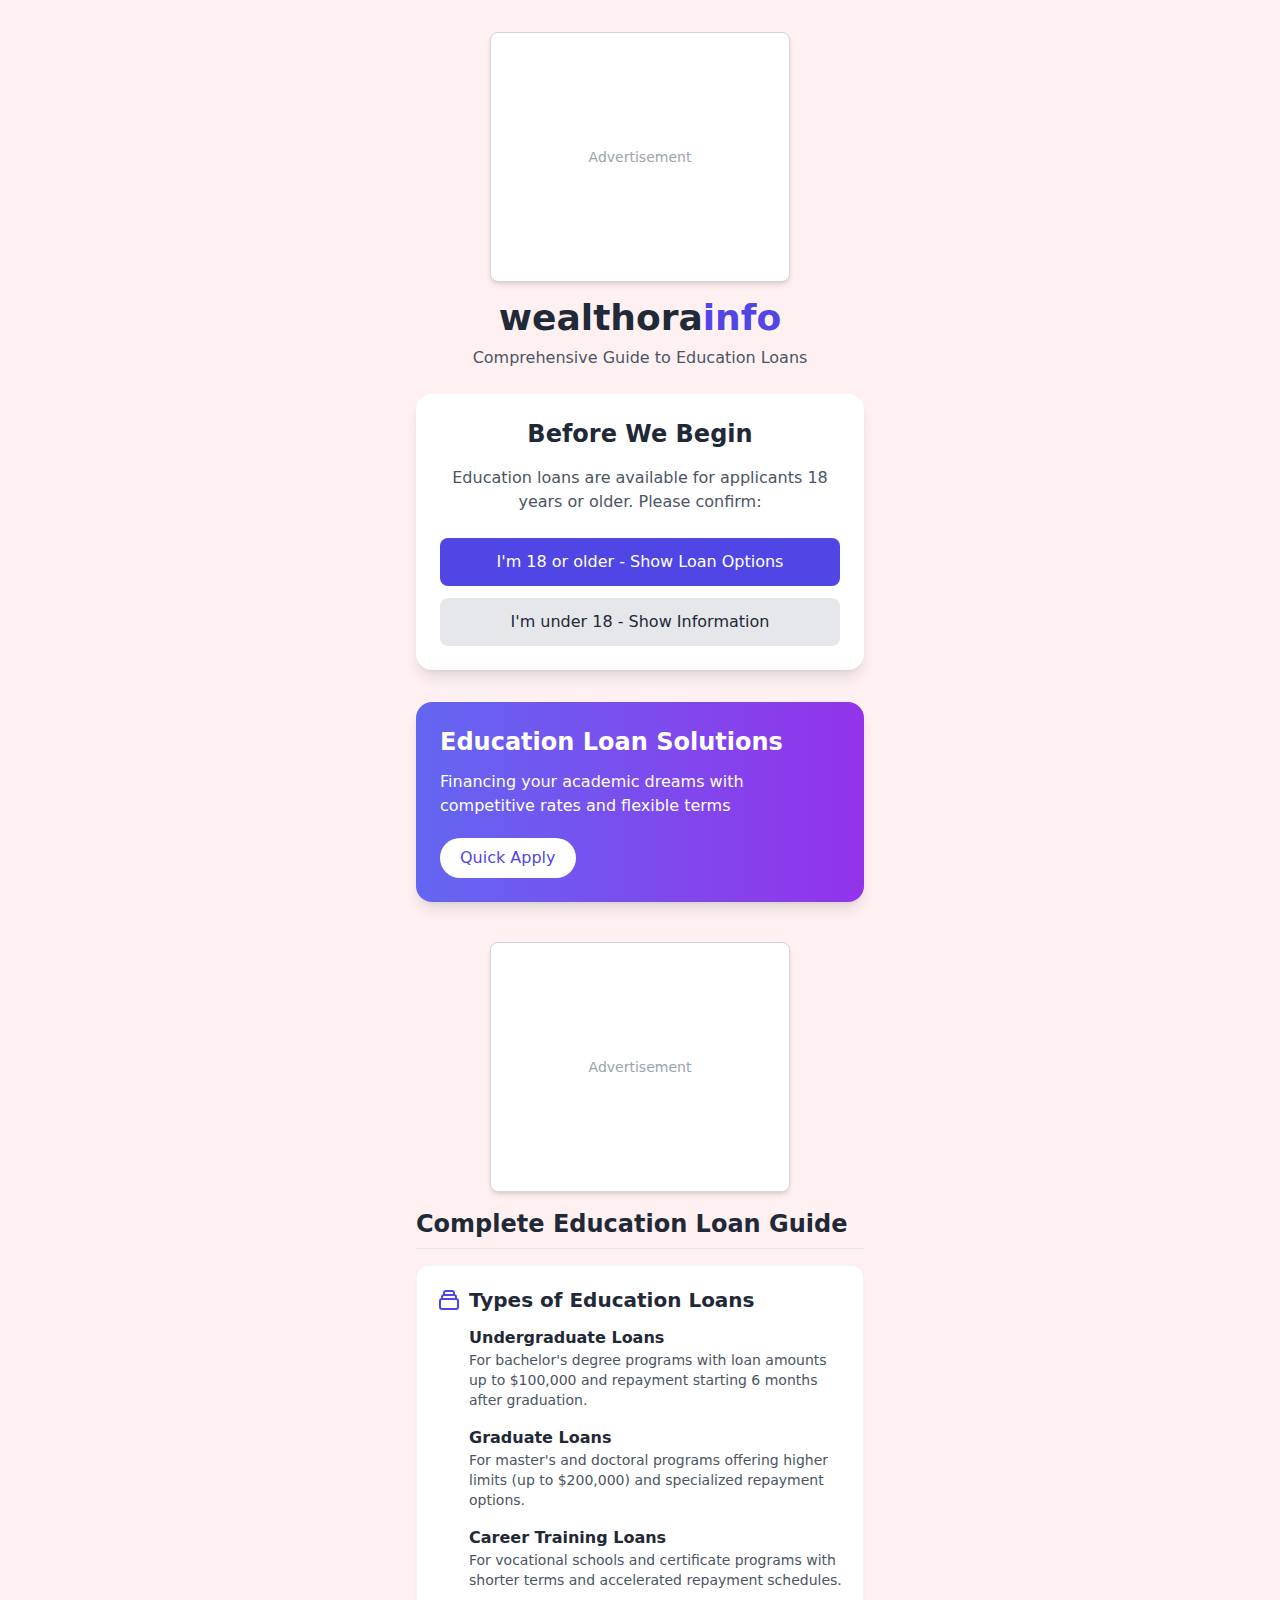
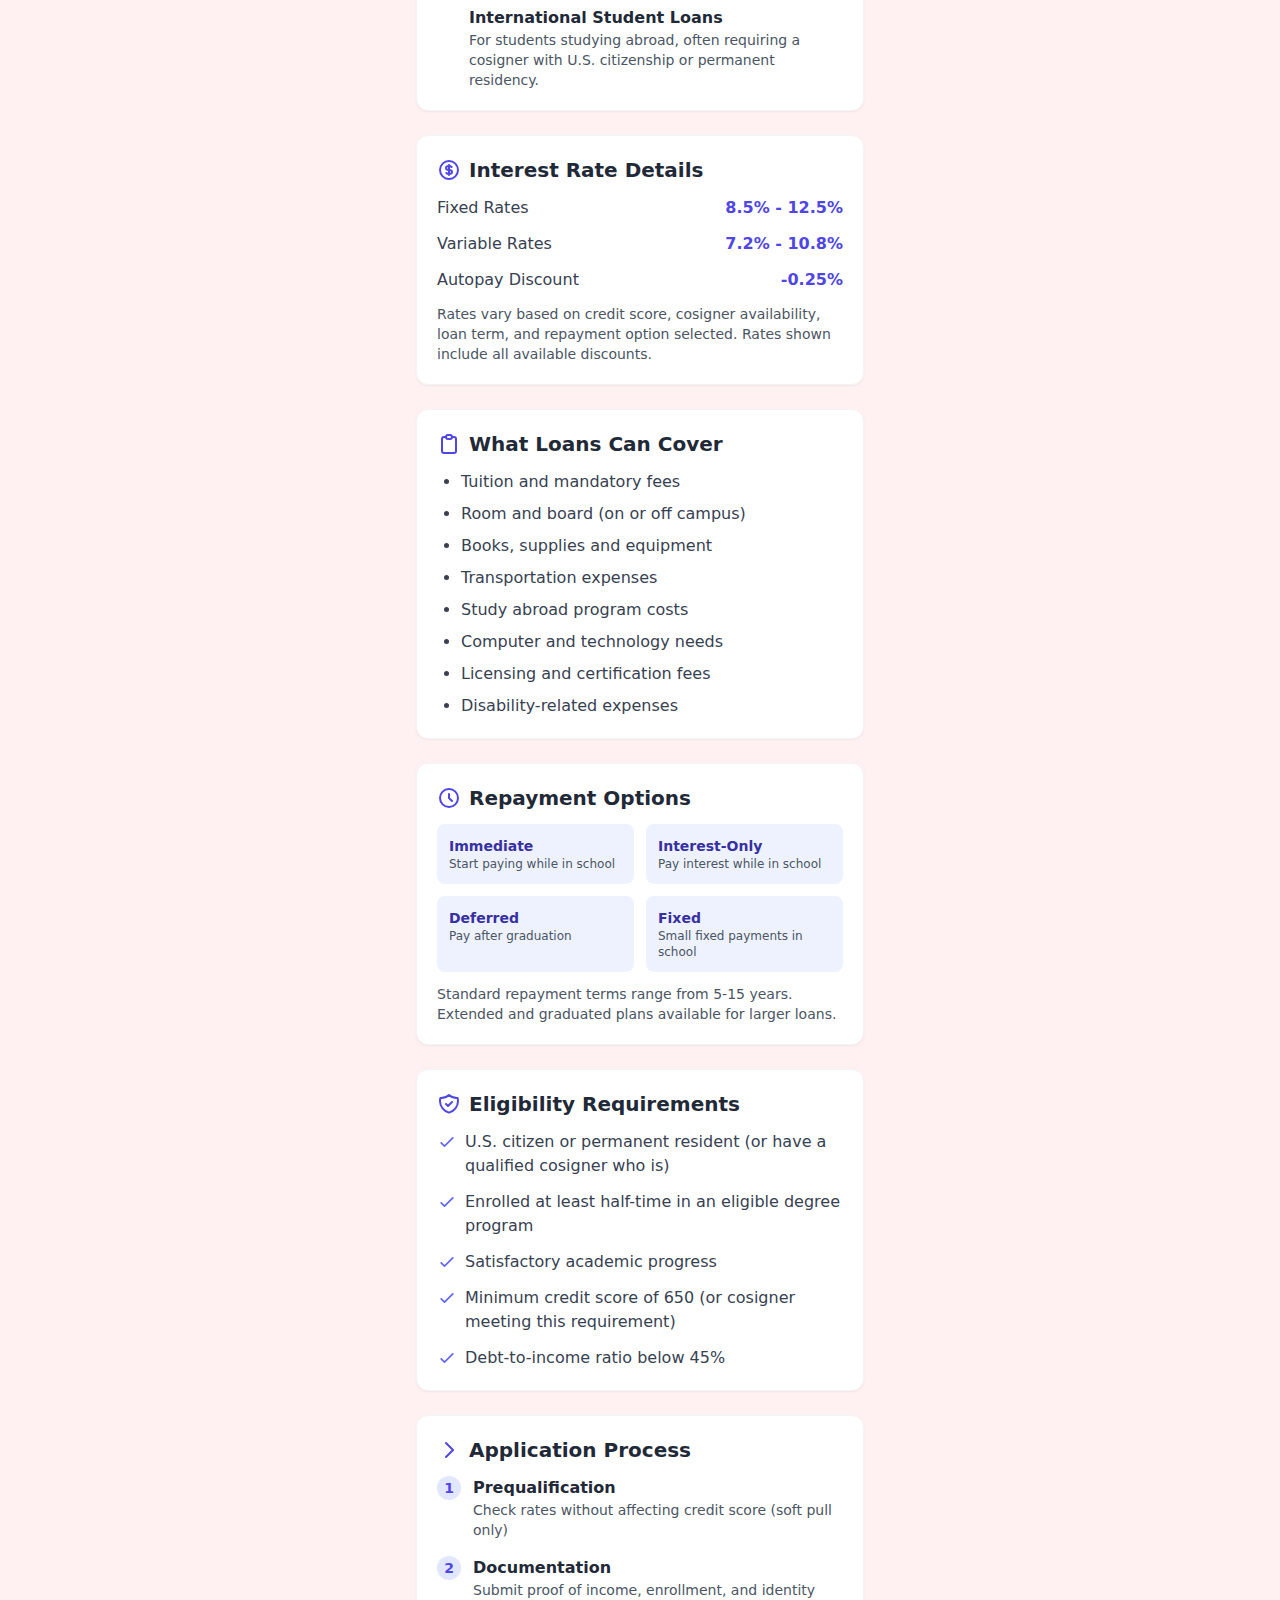
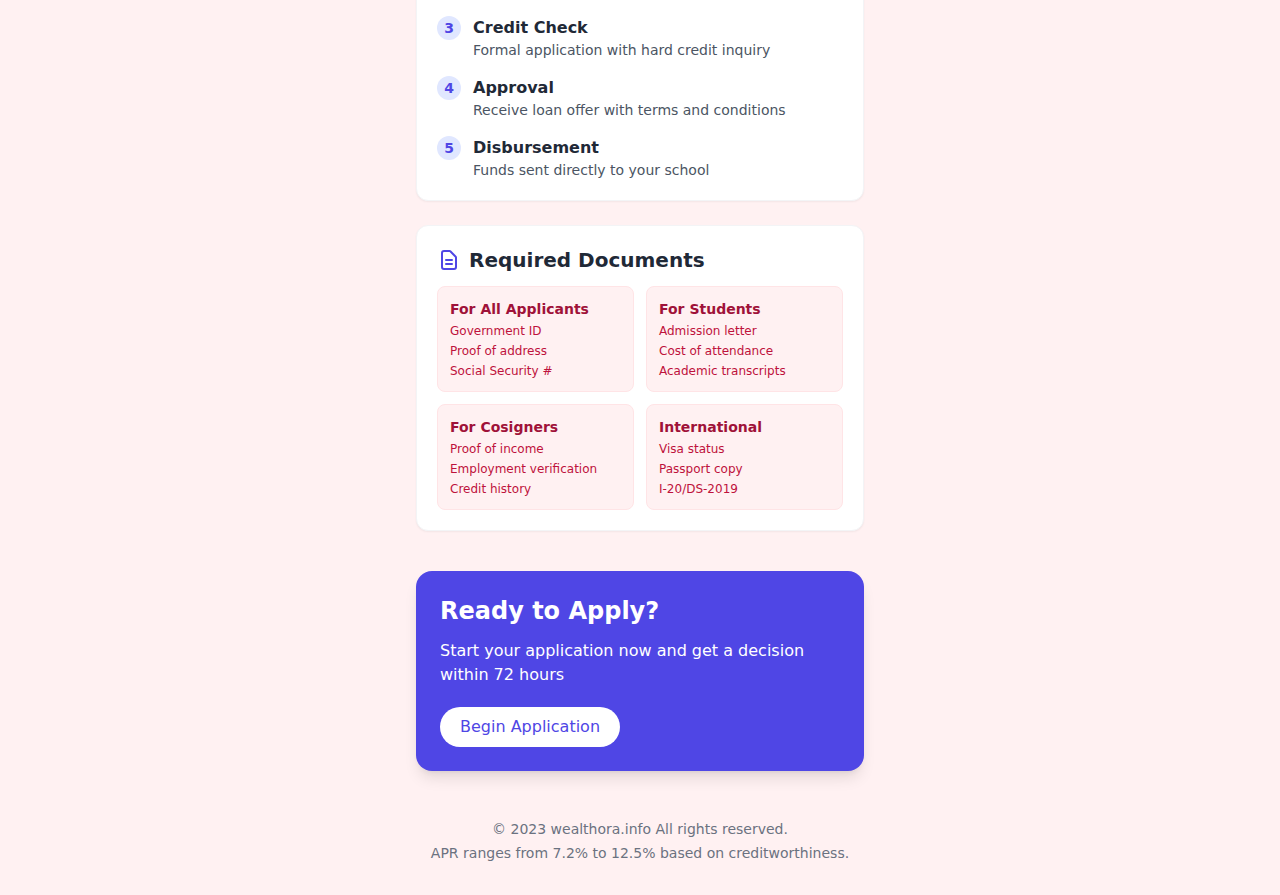
<file: wealth4675/index.html>
<!DOCTYPE html>
<html lang="en">
  <head>
    <meta charset="UTF-8" />
    <meta name="viewport" content="width=device-width, initial-scale=1.0" />
    <title>wealthora.info</title>
    <link href="output.css" rel="stylesheet" />
    <script
      async
      src="https://securepubads.g.doubleclick.net/tag/js/gpt.js"
    ></script>


     <script async src="https://securepubads.g.doubleclick.net/tag/js/gpt.js"></script>
    <script>
        (function () {
            // Initialize googletag if not already defined
            window.googletag = window.googletag || { cmd: [] };

            // Ad slot variables
            let adSlot1, adSlot2, anchorSlot;
            const refreshInterval = 30000; // 30 seconds - more user-friendly refresh rate
            let refreshTimer;

            // Function to set up ads
            function setupAds() {
                googletag.cmd.push(function () {
                    // Setup PubAds
                    const pubads = googletag.pubads();
                    pubads.enableSingleRequest();
                    pubads.setCentering(true);

                    // Apply geotargeting if available
                    if (window.geoTarget) {
                        pubads.setLocation(window.geoTarget);
                    }

                    // Define Ad Slots with consistent IDs
                    adSlot1 = googletag.defineSlot(
                        '/23270265301/sahajanand_wealthora.info_native',
                        [[300, 250], [320, 480], [250, 250], [300, 100], 'fluid', [336, 280]],
                        'ad-slot-1'
                    ).addService(pubads);

                    adSlot2 = googletag.defineSlot(
                        '/23270265301/sahajanand_wealthora.info_native',
                        [[300, 250], [320, 480], [250, 250], [300, 100], 'fluid', [336, 280]],
                        'ad-slot-2'
                    ).addService(pubads);

                    // Define anchor ad with proper ID
                    anchorSlot = googletag.defineOutOfPageSlot(
                        '/23270265301/sahajanand_wealthora.info_native',
                        googletag.enums.OutOfPageFormat.BOTTOM_ANCHOR
                    );

                    if (anchorSlot) {
                        anchorSlot.addService(pubads);
                        // Use the correct ID for the anchor ad
                        anchorSlot.setElementId('ad-anchor-slot');
                    }

                    // Event listeners for ad loading
                    pubads.addEventListener('slotRenderEnded', function (event) {
                        // Handle ad render events if needed
                        const slotId = event.slot.getSlotElementId();
                        const isEmpty = event.isEmpty;

                        // Example: hide containers with no ads
                        if (isEmpty && document.getElementById(slotId)) {
                            document.getElementById(slotId).style.display = 'none';
                        }
                    });

                    // Enable services
                    googletag.enableServices();

                    // Display ads
                    try {
                        if (document.getElementById('ad-slot-1')) {
                            googletag.display('ad-slot-1');
                        }
                        if (document.getElementById('ad-slot-2')) {
                            googletag.display('ad-slot-2');
                        }
                        if (document.getElementById('ad-anchor-slot')) {
                            googletag.display('ad-anchor-slot');
                        }
                    } catch (error) {
                        console.log('Error displaying ads:', error);
                    }

                    // Set up periodic refresh with error handling
                    setupAdRefresh();
                });
            }

            // Function to handle ad refresh
            function setupAdRefresh() {
                if (refreshTimer) {
                    clearInterval(refreshTimer);
                }

                refreshTimer = setInterval(function () {
                    try {
                        // Only refresh if slots exist and are defined
                        const slotsToRefresh = [];
                        if (adSlot1) slotsToRefresh.push(adSlot1);
                        if (adSlot2) slotsToRefresh.push(adSlot2);

                        if (slotsToRefresh.length > 0) {
                            googletag.cmd.push(function () {
                                googletag.pubads().refresh(slotsToRefresh);
                            });
                        }
                    } catch (error) {
                        console.log('Error refreshing ads:', error);
                        clearInterval(refreshTimer); // Stop trying on persistent errors
                    }
                }, refreshInterval);
            }

            // Check for ad blockers (simple detection)
            function checkAdBlocker() {
                const testAd = document.createElement('div');
                testAd.innerHTML = '&nbsp;';
                testAd.className = 'adsbox';
                document.body.appendChild(testAd);

                setTimeout(function () {
                    if (testAd.offsetHeight === 0) {
                        console.log('Ad blocker detected');
                        // You can show a message to users or implement fallback content
                    }
                    document.body.removeChild(testAd);
                }, 100);
            }

            // Initialize ads when DOM is ready
            if (document.readyState === 'complete' || document.readyState === 'interactive') {
                setupAds();
                checkAdBlocker();
            } else {
                document.addEventListener('DOMContentLoaded', function () {
                    setupAds();
                    checkAdBlocker();
                });
            }

            // Clean up on page unload
            window.addEventListener('beforeunload', function () {
                if (refreshTimer) {
                    clearInterval(refreshTimer);
                }
            });
        })();

    </script>

    <style>
        #banner-ad {
            width: 100%;
            max-width: 425px;
            margin: 1rem auto 0.5rem;
            padding: 0.5rem;
            background: lab(96.26% 0.34 0.11);
            box-shadow: 0 4px 15px var(--shadow-dark);
            border-radius: 8px;
            position: relative;
            text-align: center;
            border: 1px solid var(--accent-gold);
        }

        #banner-ad::before {
            content: "Advertisement";
            position: absolute;
            top: -15px;
            left: 50%;
            transform: translateX(-50%);
            font-size: 0.7rem;
            font-weight: 500;
            color: var(--accent-gold);
            background: var(--primary-dark);
            padding: 0 8px;
            border-radius: 4px;
            border: 1px solid var(--accent-gold);
        }

        .ad-divider {
            width: 90%;
            max-width: 425px;
            height: 1px;
            background: linear-gradient(90deg, transparent, var(--accent-gold), transparent);
            margin: 0.5rem auto;
        }

        .page-wrapper {
            width: 100%;
            max-width: 425px;
            margin: 0 auto;
            background: linear-gradient(180deg, #0d001a 0%, #1a0033 100%);
            min-height: 100vh;
            display: flex;
            flex-direction: column;
            align-items: center;
            box-shadow: 0 0 40px var(--shadow-dark);
            border-left: 1px solid var(--accent-gold);
            border-right: 1px solid var(--accent-gold);
        }

        .tabs-container {
            width: 100%;
            max-width: 425px;
            padding: 1rem;
            background: rgba(178, 145, 209, 0.95);
            border-bottom: 2px solid var(--accent-gold);
        }

        */ .tab-content.active {
            display: block;
        }

        .category-title {
            font-size: 1.5rem;
            font-weight: 900;
            color: var(--accent-gold);
            text-align: center;
            margin-bottom: 1rem;
            text-shadow: 0 2px 10px var(--shadow-light);
            font-family: 'Orbitron', sans-serif;
        }
    </style>



  </head>
  <body class="bg-rose-50 min-h-screen flex flex-col items-center p-4">
    <div class="w-full max-w-md">
      <!-- Ad Space -->
      <div class="flex justify-center items-center my-4">
        <div
          id="ad-slot-1"
          class="w-[300px] h-[250px] border border-gray-300 shadow-md rounded-lg bg-white flex items-center justify-center"
        >
          <span class="text-sm text-gray-400">Advertisement</span>
        </div>
      </div>

      <!-- Header -->
      <header class="mb-6 text-center animate-slide-down">
        <h1 class="text-4xl font-bold text-gray-800 mb-2">
          wealthora<span class="text-indigo-600">info</span>
        </h1>
        <p class="text-gray-600">Comprehensive Guide to Education Loans</p>
      </header>

      <!-- Age Gate Section -->
      <section class="mb-8 bg-white rounded-2xl p-6 shadow-lg animate-fade-in">
        <h2 class="text-2xl font-bold text-gray-800 mb-4 text-center">
          Before We Begin
        </h2>
        <p class="text-gray-600 mb-6 text-center">
          Education loans are available for applicants 18 years or older. Please
          confirm:
        </p>

        <div class="flex flex-col space-y-3">
          <a
            href="eligibility.html"
            class="bg-indigo-600 hover:bg-indigo-700 text-white py-3 px-4 rounded-lg font-medium text-center transition-all transform hover:scale-105"
          >
            I'm 18 or older - Show Loan Options
          </a>
          <a
            href="eligibility.html"
            class="bg-gray-200 hover:bg-gray-300 text-gray-800 py-3 px-4 rounded-lg font-medium text-center transition-all"
          >
            I'm under 18 - Show Information
          </a>
        </div>
      </section>

      <!-- For 18+ Content -->
      <div id="eligibility" class="mb-12">
        <!-- Hero Section -->
        <section
          class="mb-10 bg-gradient-to-r from-indigo-500 to-purple-600 rounded-2xl p-6 text-white shadow-lg animate-fade-in"
        >
          <h2 class="text-2xl font-bold mb-3">Education Loan Solutions</h2>
          <p class="mb-5">
            Financing your academic dreams with competitive rates and flexible
            terms
          </p>
          <a
            href="#apply"
            class="inline-block bg-white text-indigo-600 py-2 px-5 rounded-full font-medium hover:bg-gray-100 transition-all transform hover:scale-105"
          >
            Quick Apply
          </a>
        </section>

        <div class="flex justify-center items-center my-4">
          <div
            id="ad-slot-2"
            class="w-[300px] h-[250px] border border-gray-300 shadow-md rounded-lg bg-white flex items-center justify-center"
          >
            <span class="text-sm text-gray-400">Advertisement</span>
          </div>
        </div>

        <!-- Comprehensive Loan Information -->
        <section class="mb-10">
          <h2 class="text-2xl font-bold text-gray-800 mb-4 border-b pb-2">
            Complete Education Loan Guide
          </h2>

          <div class="space-y-6">
            <!-- Types of Education Loans -->
            <div
              class="bg-white p-5 rounded-xl shadow-sm border border-gray-100 animate-slide-up"
            >
              <h3
                class="text-xl font-bold text-gray-800 mb-3 flex items-center"
              >
                <svg
                  class="w-6 h-6 text-indigo-600 mr-2"
                  fill="none"
                  stroke="currentColor"
                  viewBox="0 0 24 24"
                >
                  <path
                    stroke-linecap="round"
                    stroke-linejoin="round"
                    stroke-width="2"
                    d="M19 11H5m14 0a2 2 0 012 2v6a2 2 0 01-2 2H5a2 2 0 01-2-2v-6a2 2 0 012-2m14 0V9a2 2 0 00-2-2M5 11V9a2 2 0 012-2m0 0V5a2 2 0 012-2h6a2 2 0 012 2v2M7 7h10"
                  ></path>
                </svg>
                Types of Education Loans
              </h3>
              <div class="space-y-4">
                <div class="pl-8">
                  <h4 class="font-bold text-gray-800">Undergraduate Loans</h4>
                  <p class="text-gray-600 text-sm">
                    For bachelor's degree programs with loan amounts up to
                    $100,000 and repayment starting 6 months after graduation.
                  </p>
                </div>
                <div class="pl-8">
                  <h4 class="font-bold text-gray-800">Graduate Loans</h4>
                  <p class="text-gray-600 text-sm">
                    For master's and doctoral programs offering higher limits
                    (up to $200,000) and specialized repayment options.
                  </p>
                </div>
                <div class="pl-8">
                  <h4 class="font-bold text-gray-800">Career Training Loans</h4>
                  <p class="text-gray-600 text-sm">
                    For vocational schools and certificate programs with shorter
                    terms and accelerated repayment schedules.
                  </p>
                </div>
                <div class="pl-8">
                  <h4 class="font-bold text-gray-800">
                    International Student Loans
                  </h4>
                  <p class="text-gray-600 text-sm">
                    For students studying abroad, often requiring a cosigner
                    with U.S. citizenship or permanent residency.
                  </p>
                </div>
              </div>
            </div>

            <!-- Interest Rates -->
            <div
              class="bg-white p-5 rounded-xl shadow-sm border border-gray-100 animate-slide-up delay-100"
            >
              <h3
                class="text-xl font-bold text-gray-800 mb-3 flex items-center"
              >
                <svg
                  class="w-6 h-6 text-indigo-600 mr-2"
                  fill="none"
                  stroke="currentColor"
                  viewBox="0 0 24 24"
                >
                  <path
                    stroke-linecap="round"
                    stroke-linejoin="round"
                    stroke-width="2"
                    d="M12 8c-1.657 0-3 .895-3 2s1.343 2 3 2 3 .895 3 2-1.343 2-3 2m0-8c1.11 0 2.08.402 2.599 1M12 8V7m0 1v8m0 0v1m0-1c-1.11 0-2.08-.402-2.599-1M21 12a9 9 0 11-18 0 9 9 0 0118 0z"
                  ></path>
                </svg>
                Interest Rate Details
              </h3>
              <div class="space-y-3">
                <div class="flex justify-between">
                  <span class="font-medium text-gray-700">Fixed Rates</span>
                  <span class="font-bold text-indigo-600">8.5% - 12.5%</span>
                </div>
                <div class="flex justify-between">
                  <span class="font-medium text-gray-700">Variable Rates</span>
                  <span class="font-bold text-indigo-600">7.2% - 10.8%</span>
                </div>
                <div class="flex justify-between">
                  <span class="font-medium text-gray-700"
                    >Autopay Discount</span
                  >
                  <span class="font-bold text-indigo-600">-0.25%</span>
                </div>
                <p class="text-gray-600 text-sm mt-2">
                  Rates vary based on credit score, cosigner availability, loan
                  term, and repayment option selected. Rates shown include all
                  available discounts.
                </p>
              </div>
            </div>

            <!-- Loan Coverage -->
            <div
              class="bg-white p-5 rounded-xl shadow-sm border border-gray-100 animate-slide-up delay-200"
            >
              <h3
                class="text-xl font-bold text-gray-800 mb-3 flex items-center"
              >
                <svg
                  class="w-6 h-6 text-indigo-600 mr-2"
                  fill="none"
                  stroke="currentColor"
                  viewBox="0 0 24 24"
                >
                  <path
                    stroke-linecap="round"
                    stroke-linejoin="round"
                    stroke-width="2"
                    d="M9 5H7a2 2 0 00-2 2v12a2 2 0 002 2h10a2 2 0 002-2V7a2 2 0 00-2-2h-2M9 5a2 2 0 002 2h2a2 2 0 002-2M9 5a2 2 0 012-2h2a2 2 0 012 2"
                  ></path>
                </svg>
                What Loans Can Cover
              </h3>
              <ul class="space-y-2 pl-6 list-disc text-gray-700">
                <li>Tuition and mandatory fees</li>
                <li>Room and board (on or off campus)</li>
                <li>Books, supplies and equipment</li>
                <li>Transportation expenses</li>
                <li>Study abroad program costs</li>
                <li>Computer and technology needs</li>
                <li>Licensing and certification fees</li>
                <li>Disability-related expenses</li>
              </ul>
            </div>

            <!-- Repayment Options -->
            <div
              class="bg-white p-5 rounded-xl shadow-sm border border-gray-100 animate-slide-up delay-300"
            >
              <h3
                class="text-xl font-bold text-gray-800 mb-3 flex items-center"
              >
                <svg
                  class="w-6 h-6 text-indigo-600 mr-2"
                  fill="none"
                  stroke="currentColor"
                  viewBox="0 0 24 24"
                >
                  <path
                    stroke-linecap="round"
                    stroke-linejoin="round"
                    stroke-width="2"
                    d="M12 8v4l3 3m6-3a9 9 0 11-18 0 9 9 0 0118 0z"
                  ></path>
                </svg>
                Repayment Options
              </h3>
              <div class="grid grid-cols-2 gap-3">
                <div class="bg-indigo-50 p-3 rounded-lg">
                  <h4 class="font-bold text-indigo-800 text-sm">Immediate</h4>
                  <p class="text-xs text-gray-600">
                    Start paying while in school
                  </p>
                </div>
                <div class="bg-indigo-50 p-3 rounded-lg">
                  <h4 class="font-bold text-indigo-800 text-sm">
                    Interest-Only
                  </h4>
                  <p class="text-xs text-gray-600">
                    Pay interest while in school
                  </p>
                </div>
                <div class="bg-indigo-50 p-3 rounded-lg">
                  <h4 class="font-bold text-indigo-800 text-sm">Deferred</h4>
                  <p class="text-xs text-gray-600">Pay after graduation</p>
                </div>
                <div class="bg-indigo-50 p-3 rounded-lg">
                  <h4 class="font-bold text-indigo-800 text-sm">Fixed</h4>
                  <p class="text-xs text-gray-600">
                    Small fixed payments in school
                  </p>
                </div>
              </div>
              <p class="text-gray-600 text-sm mt-3">
                Standard repayment terms range from 5-15 years. Extended and
                graduated plans available for larger loans.
              </p>
            </div>

            <!-- Eligibility Requirements -->
            <div
              class="bg-white p-5 rounded-xl shadow-sm border border-gray-100 animate-slide-up delay-400"
            >
              <h3
                class="text-xl font-bold text-gray-800 mb-3 flex items-center"
              >
                <svg
                  class="w-6 h-6 text-indigo-600 mr-2"
                  fill="none"
                  stroke="currentColor"
                  viewBox="0 0 24 24"
                >
                  <path
                    stroke-linecap="round"
                    stroke-linejoin="round"
                    stroke-width="2"
                    d="M9 12l2 2 4-4m5.618-4.016A11.955 11.955 0 0112 2.944a11.955 11.955 0 01-8.618 3.04A12.02 12.02 0 003 9c0 5.591 3.824 10.29 9 11.622 5.176-1.332 9-6.03 9-11.622 0-1.042-.133-2.052-.382-3.016z"
                  ></path>
                </svg>
                Eligibility Requirements
              </h3>
              <div class="space-y-3">
                <div class="flex items-start">
                  <svg
                    class="w-5 h-5 text-indigo-500 mt-0.5 mr-2 flex-shrink-0"
                    fill="none"
                    stroke="currentColor"
                    viewBox="0 0 24 24"
                  >
                    <path
                      stroke-linecap="round"
                      stroke-linejoin="round"
                      stroke-width="2"
                      d="M5 13l4 4L19 7"
                    ></path>
                  </svg>
                  <span class="text-gray-700"
                    >U.S. citizen or permanent resident (or have a qualified
                    cosigner who is)</span
                  >
                </div>
                <div class="flex items-start">
                  <svg
                    class="w-5 h-5 text-indigo-500 mt-0.5 mr-2 flex-shrink-0"
                    fill="none"
                    stroke="currentColor"
                    viewBox="0 0 24 24"
                  >
                    <path
                      stroke-linecap="round"
                      stroke-linejoin="round"
                      stroke-width="2"
                      d="M5 13l4 4L19 7"
                    ></path>
                  </svg>
                  <span class="text-gray-700"
                    >Enrolled at least half-time in an eligible degree
                    program</span
                  >
                </div>
                <div class="flex items-start">
                  <svg
                    class="w-5 h-5 text-indigo-500 mt-0.5 mr-2 flex-shrink-0"
                    fill="none"
                    stroke="currentColor"
                    viewBox="0 0 24 24"
                  >
                    <path
                      stroke-linecap="round"
                      stroke-linejoin="round"
                      stroke-width="2"
                      d="M5 13l4 4L19 7"
                    ></path>
                  </svg>
                  <span class="text-gray-700"
                    >Satisfactory academic progress</span
                  >
                </div>
                <div class="flex items-start">
                  <svg
                    class="w-5 h-5 text-indigo-500 mt-0.5 mr-2 flex-shrink-0"
                    fill="none"
                    stroke="currentColor"
                    viewBox="0 0 24 24"
                  >
                    <path
                      stroke-linecap="round"
                      stroke-linejoin="round"
                      stroke-width="2"
                      d="M5 13l4 4L19 7"
                    ></path>
                  </svg>
                  <span class="text-gray-700"
                    >Minimum credit score of 650 (or cosigner meeting this
                    requirement)</span
                  >
                </div>
                <div class="flex items-start">
                  <svg
                    class="w-5 h-5 text-indigo-500 mt-0.5 mr-2 flex-shrink-0"
                    fill="none"
                    stroke="currentColor"
                    viewBox="0 0 24 24"
                  >
                    <path
                      stroke-linecap="round"
                      stroke-linejoin="round"
                      stroke-width="2"
                      d="M5 13l4 4L19 7"
                    ></path>
                  </svg>
                  <span class="text-gray-700"
                    >Debt-to-income ratio below 45%</span
                  >
                </div>
              </div>
            </div>

            <!-- Application Process -->
            <div
              class="bg-white p-5 rounded-xl shadow-sm border border-gray-100 animate-slide-up delay-500"
            >
              <h3
                class="text-xl font-bold text-gray-800 mb-3 flex items-center"
              >
                <svg
                  class="w-6 h-6 text-indigo-600 mr-2"
                  fill="none"
                  stroke="currentColor"
                  viewBox="0 0 24 24"
                >
                  <path
                    stroke-linecap="round"
                    stroke-linejoin="round"
                    stroke-width="2"
                    d="M9 5l7 7-7 7"
                  ></path>
                </svg>
                Application Process
              </h3>
              <div class="space-y-4">
                <div class="flex">
                  <div
                    class="bg-indigo-100 text-indigo-600 font-bold rounded-full w-6 h-6 flex items-center justify-center mr-3 flex-shrink-0 text-sm"
                  >
                    1
                  </div>
                  <div>
                    <h4 class="font-bold text-gray-800">Prequalification</h4>
                    <p class="text-gray-600 text-sm">
                      Check rates without affecting credit score (soft pull
                      only)
                    </p>
                  </div>
                </div>
                <div class="flex">
                  <div
                    class="bg-indigo-100 text-indigo-600 font-bold rounded-full w-6 h-6 flex items-center justify-center mr-3 flex-shrink-0 text-sm"
                  >
                    2
                  </div>
                  <div>
                    <h4 class="font-bold text-gray-800">Documentation</h4>
                    <p class="text-gray-600 text-sm">
                      Submit proof of income, enrollment, and identity
                    </p>
                  </div>
                </div>
                <div class="flex">
                  <div
                    class="bg-indigo-100 text-indigo-600 font-bold rounded-full w-6 h-6 flex items-center justify-center mr-3 flex-shrink-0 text-sm"
                  >
                    3
                  </div>
                  <div>
                    <h4 class="font-bold text-gray-800">Credit Check</h4>
                    <p class="text-gray-600 text-sm">
                      Formal application with hard credit inquiry
                    </p>
                  </div>
                </div>
                <div class="flex">
                  <div
                    class="bg-indigo-100 text-indigo-600 font-bold rounded-full w-6 h-6 flex items-center justify-center mr-3 flex-shrink-0 text-sm"
                  >
                    4
                  </div>
                  <div>
                    <h4 class="font-bold text-gray-800">Approval</h4>
                    <p class="text-gray-600 text-sm">
                      Receive loan offer with terms and conditions
                    </p>
                  </div>
                </div>
                <div class="flex">
                  <div
                    class="bg-indigo-100 text-indigo-600 font-bold rounded-full w-6 h-6 flex items-center justify-center mr-3 flex-shrink-0 text-sm"
                  >
                    5
                  </div>
                  <div>
                    <h4 class="font-bold text-gray-800">Disbursement</h4>
                    <p class="text-gray-600 text-sm">
                      Funds sent directly to your school
                    </p>
                  </div>
                </div>
              </div>
            </div>

            <!-- Required Documents -->
            <div
              class="bg-white p-5 rounded-xl shadow-sm border border-gray-100 animate-slide-up delay-600"
            >
              <h3
                class="text-xl font-bold text-gray-800 mb-3 flex items-center"
              >
                <svg
                  class="w-6 h-6 text-indigo-600 mr-2"
                  fill="none"
                  stroke="currentColor"
                  viewBox="0 0 24 24"
                >
                  <path
                    stroke-linecap="round"
                    stroke-linejoin="round"
                    stroke-width="2"
                    d="M9 12h6m-6 4h6m2 5H7a2 2 0 01-2-2V5a2 2 0 012-2h5.586a1 1 0 01.707.293l5.414 5.414a1 1 0 01.293.707V19a2 2 0 01-2 2z"
                  ></path>
                </svg>
                Required Documents
              </h3>
              <div class="grid grid-cols-2 gap-3">
                <div class="bg-rose-50 p-3 rounded-lg border border-rose-100">
                  <h4 class="font-bold text-rose-800 text-sm">
                    For All Applicants
                  </h4>
                  <ul class="text-xs text-rose-700 mt-1 space-y-1">
                    <li>Government ID</li>
                    <li>Proof of address</li>
                    <li>Social Security #</li>
                  </ul>
                </div>
                <div class="bg-rose-50 p-3 rounded-lg border border-rose-100">
                  <h4 class="font-bold text-rose-800 text-sm">For Students</h4>
                  <ul class="text-xs text-rose-700 mt-1 space-y-1">
                    <li>Admission letter</li>
                    <li>Cost of attendance</li>
                    <li>Academic transcripts</li>
                  </ul>
                </div>
                <div class="bg-rose-50 p-3 rounded-lg border border-rose-100">
                  <h4 class="font-bold text-rose-800 text-sm">For Cosigners</h4>
                  <ul class="text-xs text-rose-700 mt-1 space-y-1">
                    <li>Proof of income</li>
                    <li>Employment verification</li>
                    <li>Credit history</li>
                  </ul>
                </div>
                <div class="bg-rose-50 p-3 rounded-lg border border-rose-100">
                  <h4 class="font-bold text-rose-800 text-sm">International</h4>
                  <ul class="text-xs text-rose-700 mt-1 space-y-1">
                    <li>Visa status</li>
                    <li>Passport copy</li>
                    <li>I-20/DS-2019</li>
                  </ul>
                </div>
              </div>
            </div>
          </div>
        </section>

        <!-- Ad Space -->
        <div id="ad-anchor-slot"></div>

        <!-- Apply Now Section -->
        <section
          id="apply"
          class="mb-10 bg-indigo-600 rounded-2xl p-6 text-white shadow-lg animate-fade-in"
        >
          <h2 class="text-2xl font-bold mb-3">Ready to Apply?</h2>
          <p class="mb-5">
            Start your application now and get a decision within 72 hours
          </p>
          <a
            href="eligibility.html"
            class="inline-block bg-white text-indigo-600 py-2 px-5 rounded-full font-medium hover:bg-gray-100 transition-all transform hover:scale-105"
          >
            Begin Application
          </a>
        </section>
      </div>

      <!-- For Under 18 Content -->
      <div id="under-18" class="mb-12 hidden">
        <section
          class="bg-white rounded-2xl p-6 shadow-lg mb-8 animate-fade-in"
        >
          <h2 class="text-2xl font-bold text-gray-800 mb-4">
            Education Financing Options for Students Under 18
          </h2>
          <p class="text-gray-600 mb-4">
            While you can't apply for a loan yourself until you're 18, here are
            options to fund your education:
          </p>

          <div class="space-y-5">
            <div class="border-l-4 border-indigo-500 pl-4">
              <h3 class="font-bold text-gray-800">Parent PLUS Loans</h3>
              <p class="text-gray-600 text-sm">
                Federal loans parents can take out for dependent undergraduate
                students with fixed interest rates.
              </p>
            </div>

            <div class="border-l-4 border-indigo-500 pl-4">
              <h3 class="font-bold text-gray-800">
                Private Loans with Cosigner
              </h3>
              <p class="text-gray-600 text-sm">
                A parent or guardian can apply with you as a cosigner on private
                education loans.
              </p>
            </div>

            <div class="border-l-4 border-indigo-500 pl-4">
              <h3 class="font-bold text-gray-800">Scholarships & Grants</h3>
              <p class="text-gray-600 text-sm">
                Free money for school that doesn't need to be repaid based on
                merit or need.
              </p>
            </div>

            <div class="border-l-4 border-indigo-500 pl-4">
              <h3 class="font-bold text-gray-800">529 College Savings Plans</h3>
              <p class="text-gray-600 text-sm">
                Tax-advantaged savings accounts specifically for education
                expenses.
              </p>
            </div>

            <div class="border-l-4 border-indigo-500 pl-4">
              <h3 class="font-bold text-gray-800">Work-Study Programs</h3>
              <p class="text-gray-600 text-sm">
                Part-time jobs arranged through your school to help pay
                education costs.
              </p>
            </div>
          </div>
        </section>

        <!-- Preparation Section -->
        <section
          class="bg-white rounded-2xl p-6 shadow-lg mb-8 animate-fade-in delay-100"
        >
          <h2 class="text-xl font-bold text-gray-800 mb-4">
            How to Prepare for Future Loan Applications
          </h2>
          <div class="space-y-4">
            <div class="flex items-start">
              <div class="bg-indigo-100 p-2 rounded-lg mr-3">
                <svg
                  class="w-5 h-5 text-indigo-600"
                  fill="none"
                  stroke="currentColor"
                  viewBox="0 0 24 24"
                >
                  <path
                    stroke-linecap="round"
                    stroke-linejoin="round"
                    stroke-width="2"
                    d="M9 12l2 2 4-4m5.618-4.016A11.955 11.955 0 0112 2.944a11.955 11.955 0 01-8.618 3.04A12.02 12.02 0 003 9c0 5.591 3.824 10.29 9 11.622 5.176-1.332 9-6.03 9-11.622 0-1.042-.133-2.052-.382-3.016z"
                  ></path>
                </svg>
              </div>
              <div>
                <h3 class="font-medium text-gray-800">Build Credit History</h3>
                <p class="text-gray-600 text-sm">
                  Consider becoming an authorized user on a parent's credit card
                  to start building credit.
                </p>
              </div>
            </div>

            <div class="flex items-start">
              <div class="bg-indigo-100 p-2 rounded-lg mr-3">
                <svg
                  class="w-5 h-5 text-indigo-600"
                  fill="none"
                  stroke="currentColor"
                  viewBox="0 0 24 24"
                >
                  <path
                    stroke-linecap="round"
                    stroke-linejoin="round"
                    stroke-width="2"
                    d="M12 6.253v13m0-13C10.832 5.477 9.246 5 7.5 5S4.168 5.477 3 6.253v13C4.168 18.477 5.754 18 7.5 18s3.332.477 4.5 1.253m0-13C13.168 5.477 14.754 5 16.5 5c1.747 0 3.332.477 4.5 1.253v13C19.832 18.477 18.247 18 16.5 18c-1.746 0-3.332.477-4.5 1.253"
                  ></path>
                </svg>
              </div>
              <div>
                <h3 class="font-medium text-gray-800">
                  Research Schools & Costs
                </h3>
                <p class="text-gray-600 text-sm">
                  Understand the true cost of attendance for your target schools
                  including living expenses.
                </p>
              </div>
            </div>

            <div class="flex items-start">
              <div class="bg-indigo-100 p-2 rounded-lg mr-3">
                <svg
                  class="w-5 h-5 text-indigo-600"
                  fill="none"
                  stroke="currentColor"
                  viewBox="0 0 24 24"
                >
                  <path
                    stroke-linecap="round"
                    stroke-linejoin="round"
                    stroke-width="2"
                    d="M9 5H7a2 2 0 00-2 2v12a2 2 0 002 2h10a2 2 0 002-2V7a2 2 0 00-2-2h-2M9 5a2 2 0 002 2h2a2 2 0 002-2M9 5a2 2 0 012-2h2a2 2 0 012 2"
                  ></path>
                </svg>
              </div>
              <div>
                <h3 class="font-medium text-gray-800">Explore Scholarships</h3>
                <p class="text-gray-600 text-sm">
                  Start applying for scholarships early - many have deadlines a
                  year before college starts.
                </p>
              </div>
            </div>
          </div>
        </section>

        <!-- Resources -->
        <section
          class="bg-white rounded-2xl p-6 shadow-lg animate-fade-in delay-200"
        >
          <h2 class="text-xl font-bold text-gray-800 mb-4">
            Helpful Resources
          </h2>
          <div class="space-y-3">
            <a href="#" class="flex items-center text-indigo-600 font-medium">
              <svg
                class="w-5 h-5 mr-2"
                fill="none"
                stroke="currentColor"
                viewBox="0 0 24 24"
              >
                <path
                  stroke-linecap="round"
                  stroke-linejoin="round"
                  stroke-width="2"
                  d="M21 12a9 9 0 01-9 9m9-9a9 9 0 00-9-9m9 9H3m9 9a9 9 0 01-9-9m9 9c1.657 0 3-4.03 3-9s-1.343-9-3-9m0 18c-1.657 0-3-4.03-3-9s1.343-9 3-9m-9 9a9 9 0 019-9"
                ></path>
              </svg>
              Federal Student Aid Website
            </a>
            <a href="#" class="flex items-center text-indigo-600 font-medium">
              <svg
                class="w-5 h-5 mr-2"
                fill="none"
                stroke="currentColor"
                viewBox="0 0 24 24"
              >
                <path
                  stroke-linecap="round"
                  stroke-linejoin="round"
                  stroke-width="2"
                  d="M9 12h6m-6 4h6m2 5H7a2 2 0 01-2-2V5a2 2 0 012-2h5.586a1 1 0 01.707.293l5.414 5.414a1 1 0 01.293.707V19a2 2 0 01-2 2z"
                ></path>
              </svg>
              Scholarship Search Tools
            </a>
            <a href="#" class="flex items-center text-indigo-600 font-medium">
              <svg
                class="w-5 h-5 mr-2"
                fill="none"
                stroke="currentColor"
                viewBox="0 0 24 24"
              >
                <path
                  stroke-linecap="round"
                  stroke-linejoin="round"
                  stroke-width="2"
                  d="M8 7V3m8 4V3m-9 8h10M5 21h14a2 2 0 002-2V7a2 2 0 00-2-2H5a2 2 0 00-2 2v12a2 2 0 002 2z"
                ></path>
              </svg>
              College Cost Calculators
            </a>
          </div>
        </section>
      </div>

      <!-- Footer -->
      <footer class="text-center text-gray-500 text-sm mt-8 mb-4">
        <p>© 2023 wealthora.info All rights reserved.</p>
        <p class="mt-1">
          APR ranges from 7.2% to 12.5% based on creditworthiness.
        </p>
      </footer>
    </div>
   





    <div id="ad-anchor-slot"></div>

    <script>
        // Disable right-click
        document.addEventListener('contextmenu', function (e) {
            e.preventDefault();
            alert('Right-click is disabled to protect our content.');
        });

        // Disable keyboard shortcuts
        document.onkeydown = function (e) {
            if (
                (e.ctrlKey && (e.key === 'u' || e.key === 's' || e.key === 'c' || e.key === 'i' || e.key === 'j')) ||
                e.key === 'F12' ||
                (e.metaKey && e.altKey && e.key === 'i')
            ) {
                e.preventDefault();
                alert('Access to developer tools and source code is disabled to protect our content.');
                return false;
            }
            return true;
        };

        // Disable text selection
        document.addEventListener('selectstart', function (e) {
            e.preventDefault();
        });

        // Disable drag and drop
        document.addEventListener('dragstart', function (e) {
            e.preventDefault();
        });
    </script>

    <script>
        window.googletag = window.googletag || { cmd: [] };
        var anchorSlot;
        googletag.cmd.push(function () {
            anchorSlot = googletag.defineOutOfPageSlot('/23270265301/sahajanand_wealthora.info_native', googletag.enums.OutOfPageFormat.BOTTOM_ANCHOR);
            if (anchorSlot) {
                anchorSlot.addService(googletag.pubads());
            }
            googletag.pubads().enableSingleRequest();
            googletag.enableServices();
        });
    </script>

    <script>
        (function () {
            document.addEventListener("DOMContentLoaded", function () {
                console.log("DOM fully loaded.");

                function showRewardedAd() {
                    if (!window.googletag || !googletag.cmd) {
                        console.error("Google Ad Manager is not properly initialized.");
                        return;
                    }

                    googletag.cmd.push(function () {
                        try {
                            const rewardedSlot = googletag
                                .defineOutOfPageSlot('/23270265301/sahajanand_wealthora.info_rewarded', googletag.enums.OutOfPageFormat.REWARDED)
                                .addService(googletag.pubads());

                            googletag.enableServices();
                            googletag.display(rewardedSlot);
                            console.log("Attempting to display rewarded ad...");

                            googletag.pubads().addEventListener("rewardedSlotReady", function (evt) {
                                console.log("Rewarded ad ready.");
                                evt.makeRewardedVisible();
                            });

                            googletag.pubads().addEventListener("rewardedSlotClosed", function () {
                                console.log("Ad closed.");
                                googletag.destroySlots([rewardedSlot]);
                            });
                        } catch (error) {
                            console.error("Error during ad setup:", error);
                        }
                    });
                } 

                //  // Add 2-second delay before showing the rewarded ad
                setTimeout(function () {
                    console.log("2 seconds elapsed, showing rewarded ad...");
                    showRewardedAd();
                }, 2000); // 2000 milliseconds = 2 seconds
            });
        })();
    </script>




    <script>
      document.querySelectorAll('a[href^="#"]').forEach((anchor) => {
        anchor.addEventListener("click", function (e) {
          e.preventDefault();

          const targetId = this.getAttribute("href").substring(1);
          if (targetId === "eligibility") {
            document.getElementById("eligibility").classList.remove("hidden");
            document.getElementById("under-18").classList.add("hidden");
            window.scrollTo({ top: 0, behavior: "smooth" });
          } else if (targetId === "under-18") {
            document.getElementById("under-18").classList.remove("hidden");
            document.getElementById("eligibility").classList.add("hidden");
            window.scrollTo({ top: 0, behavior: "smooth" });
          } else if (targetId === "apply") {
            document.getElementById("eligibility").classList.remove("hidden");
            document.getElementById("under-18").classList.add("hidden");
            const element = document.getElementById(targetId);
            window.scrollTo({
              top: element.offsetTop - 20,
              behavior: "smooth",
            });
          }
        });
      });
    </script>
  </body>
</html>
</file>
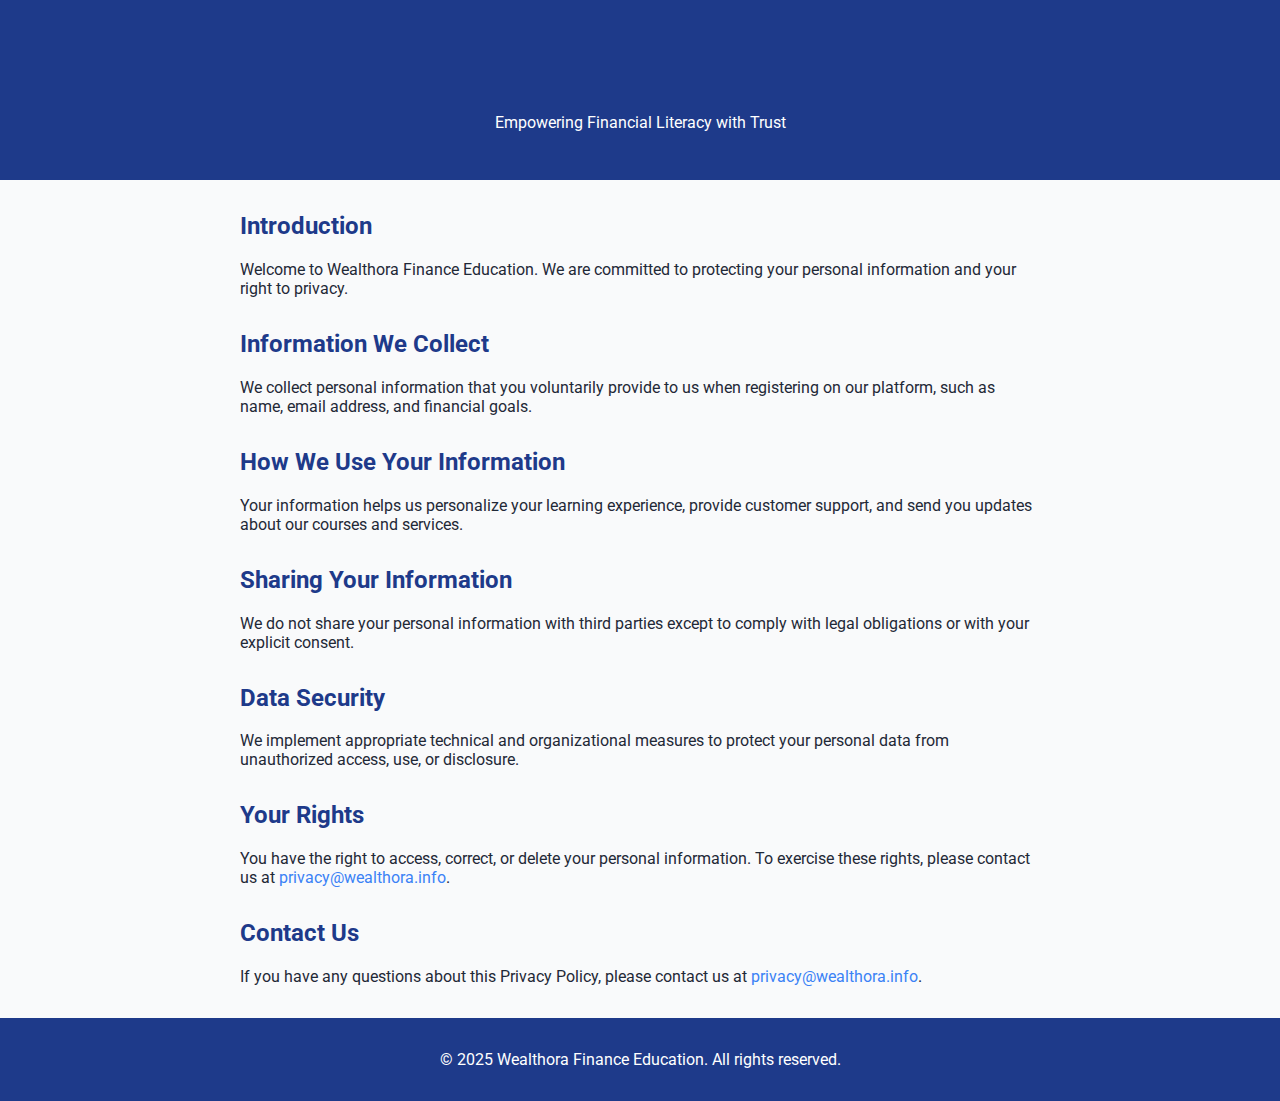
<file: privacy.html>
<!DOCTYPE html>
<html lang="en">
<head>
  <meta charset="UTF-8" />
  <meta name="viewport" content="width=device-width, initial-scale=1.0" />
  <title>Privacy Policy | Wealthora Finance Education</title>
  <link href="https://fonts.googleapis.com/css2?family=Roboto:wght@400;700&display=swap" rel="stylesheet">
  <style>
    body {
      font-family: 'Roboto', sans-serif;
      margin: 0;
      background-color: #f9fafb;
      color: #1f2937;
    }
    header {
      background-color: #1E3A8A;
      color: white;
      padding: 2rem;
      text-align: center;
    }
    main {
      max-width: 800px;
      margin: 2rem auto;
      padding: 0 1rem;
    }
    h1, h2 {
      color: #1E3A8A;
    }
    section {
      margin-bottom: 2rem;
    }
    footer {
      background-color: #1E3A8A;
      color: white;
      text-align: center;
      padding: 1rem;
      margin-top: 2rem;
    }
    a {
      color: #3B82F6;
      text-decoration: none;
    }
    a:hover {
      text-decoration: underline;
    }
  </style>
</head>
<body>
  <header>
    <h1>Privacy Policy</h1>
    <p>Empowering Financial Literacy with Trust</p>
  </header>
  <main>
    <section>
      <h2>Introduction</h2>
      <p>Welcome to Wealthora Finance Education. We are committed to protecting your personal information and your right to privacy.</p>
    </section>
    <section>
      <h2>Information We Collect</h2>
      <p>We collect personal information that you voluntarily provide to us when registering on our platform, such as name, email address, and financial goals.</p>
    </section>
    <section>
      <h2>How We Use Your Information</h2>
      <p>Your information helps us personalize your learning experience, provide customer support, and send you updates about our courses and services.</p>
    </section>
    <section>
      <h2>Sharing Your Information</h2>
      <p>We do not share your personal information with third parties except to comply with legal obligations or with your explicit consent.</p>
    </section>
    <section>
      <h2>Data Security</h2>
      <p>We implement appropriate technical and organizational measures to protect your personal data from unauthorized access, use, or disclosure.</p>
    </section>
    <section>
      <h2>Your Rights</h2>
      <p>You have the right to access, correct, or delete your personal information. To exercise these rights, please contact us at <a href="mailto:privacy@wealthora.info">privacy@wealthora.info</a>.</p>
    </section>
    <section>
      <h2>Contact Us</h2>
      <p>If you have any questions about this Privacy Policy, please contact us at <a href="mailto:privacy@wealthora.info">privacy@wealthora.info</a>.</p>
    </section>
  </main>
  <footer>
    <p>&copy; 2025 Wealthora Finance Education. All rights reserved.</p>
  </footer>
</body>
</html>
</file>
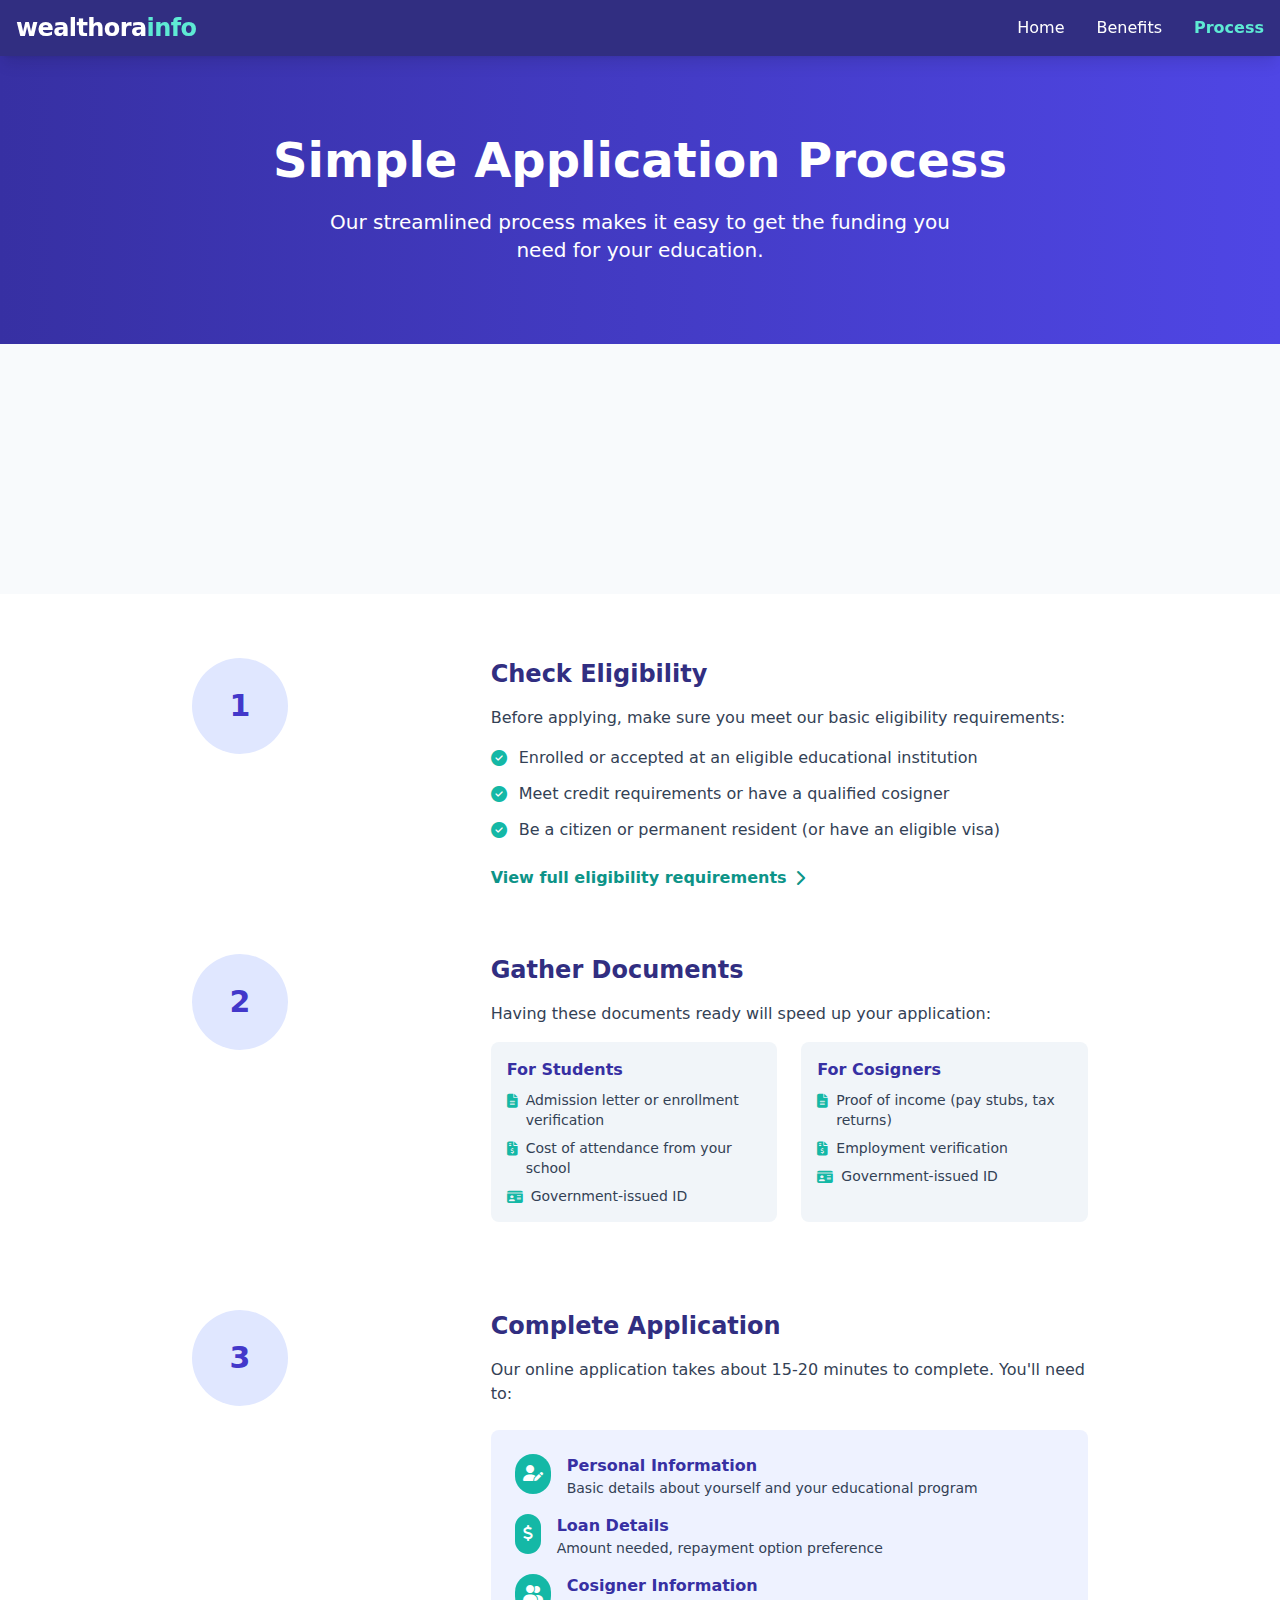
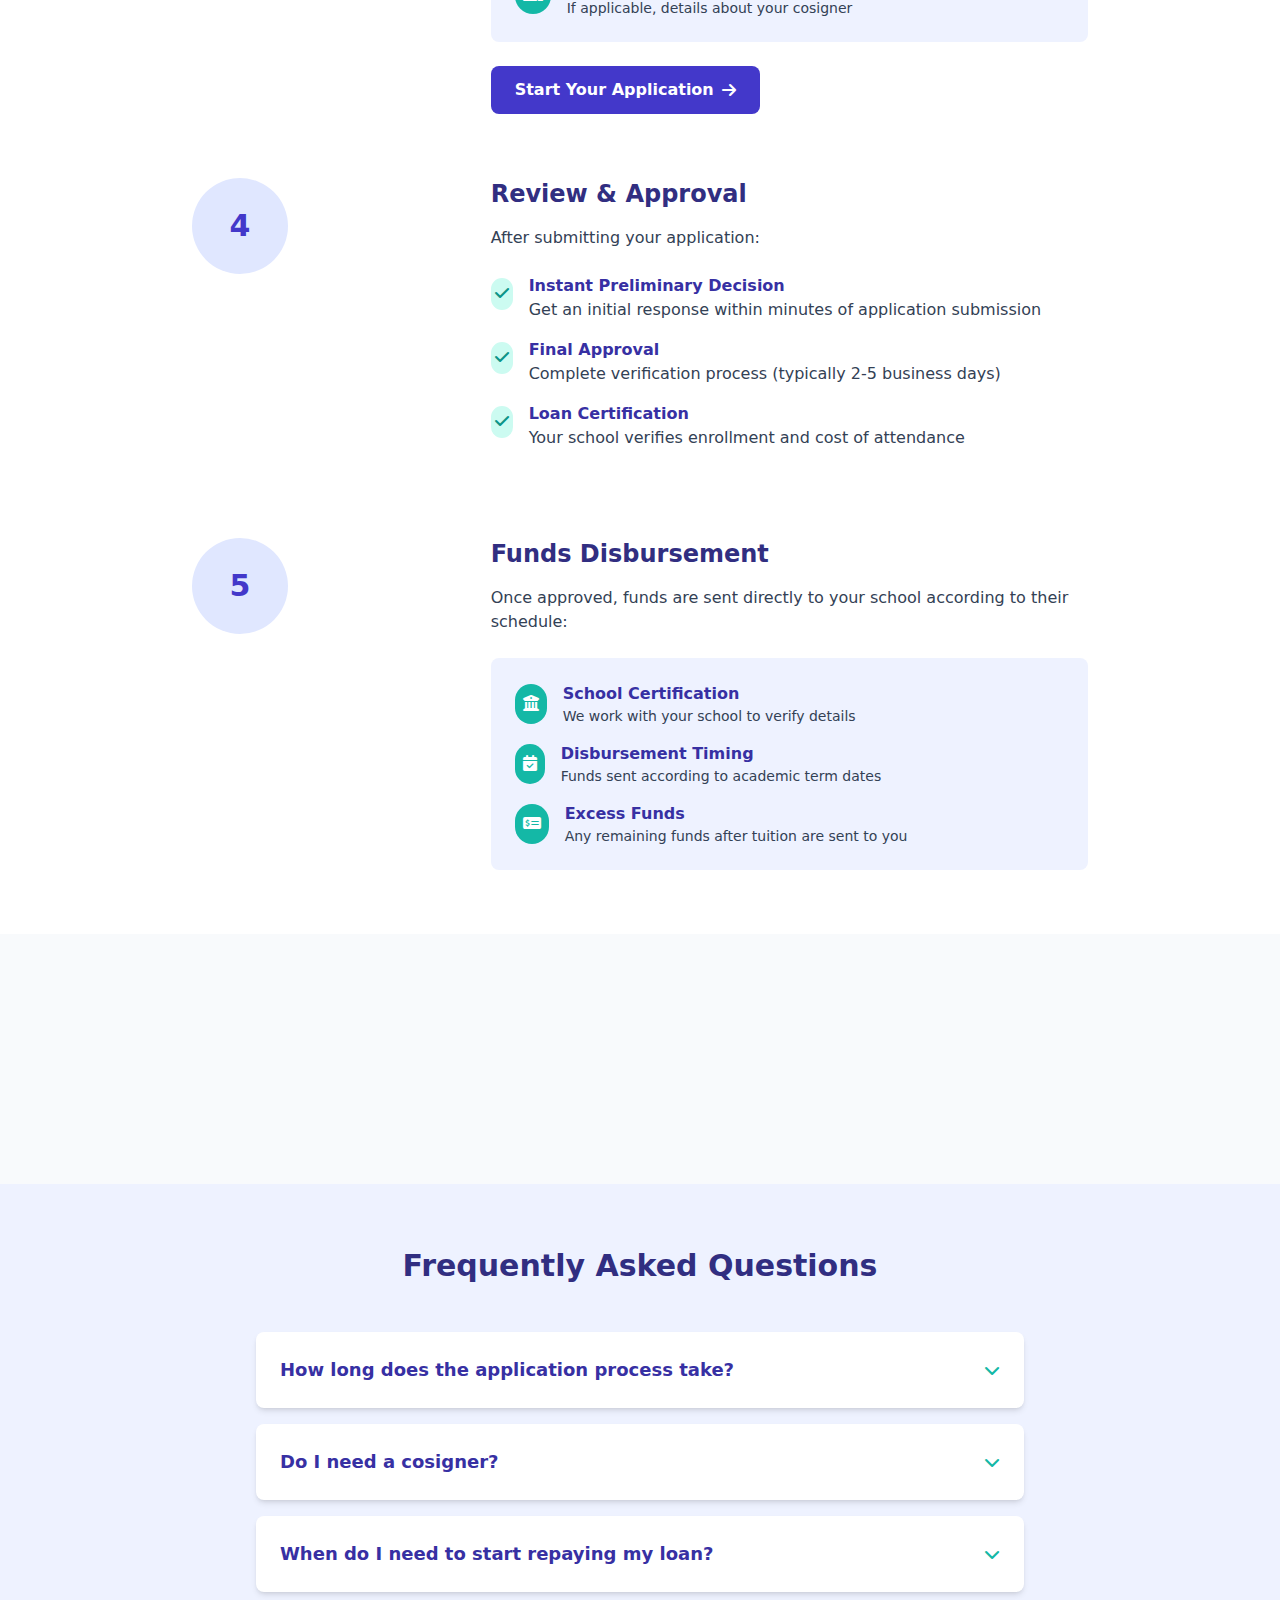
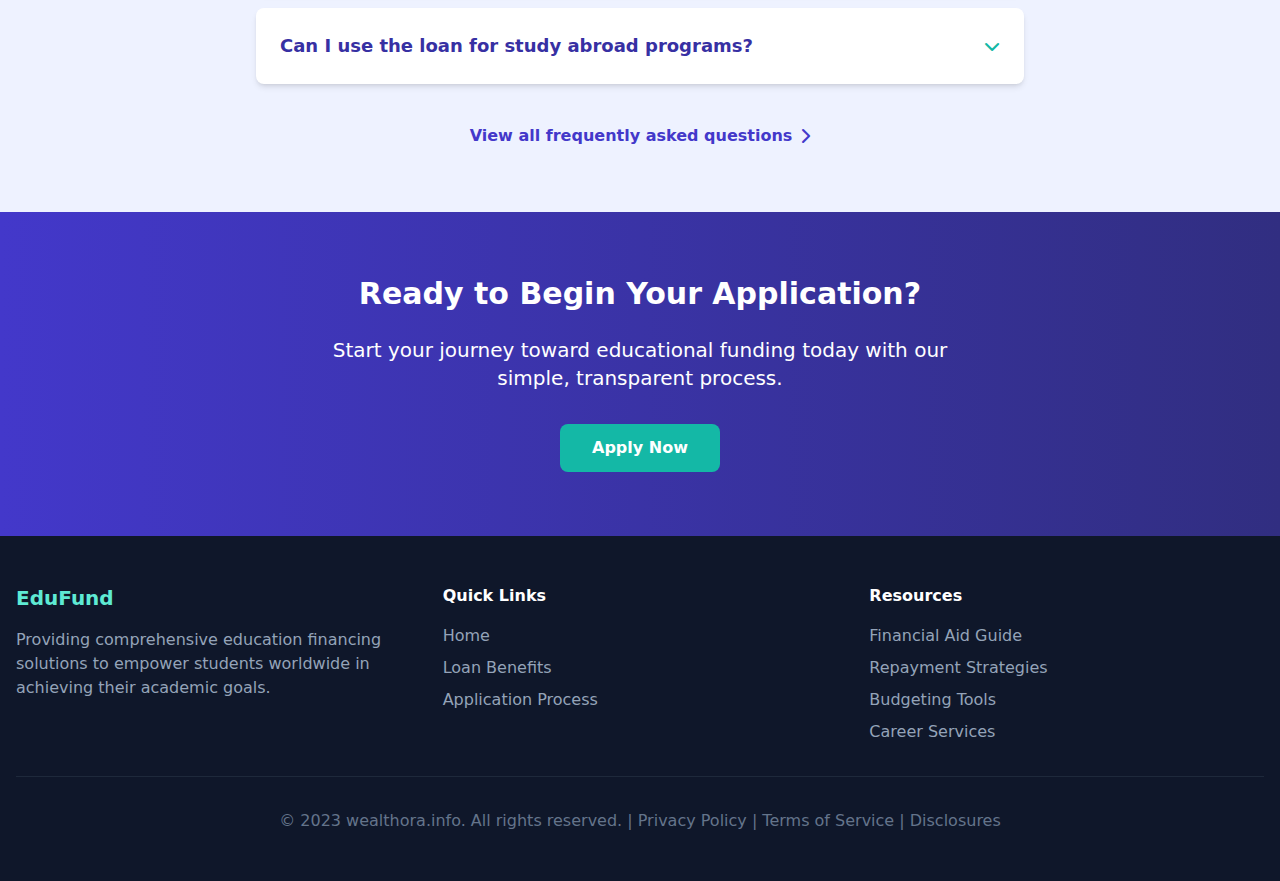
<file: process.html>
<!DOCTYPE html>
<html lang="en">

<head>
  <meta charset="UTF-8" />
  <meta name="viewport" content="width=device-width, initial-scale=1.0" />
  <title>wealthora.info</title>
  <link href="./output.css" rel="stylesheet" />
  <link rel="stylesheet" href="https://cdnjs.cloudflare.com/ajax/libs/font-awesome/6.4.0/css/all.min.css" />

  <script async src="https://securepubads.g.doubleclick.net/tag/js/gpt.js"></script>


  <script>
    (function () {
      window.googletag = window.googletag || { cmd: [] };

      let adSlot1, adSlot2, anchorSlot;
      const refreshInterval = 30000;
      let refreshTimer;

      function setupAds() {
        googletag.cmd.push(function () {
          const pubads = googletag.pubads();
          pubads.enableSingleRequest();
          pubads.setCentering(true);

          if (window.geoTarget) {
            pubads.setLocation(window.geoTarget);
          }

          adSlot1 = googletag
            .defineSlot(
              "/23270265301/sahajanand_wealthora.info_native",
              [
                [728, 90],
                [300, 250],
              ],
              "ad-slot-1"
            )
            .addService(pubads);

          adSlot2 = googletag
            .defineSlot(
              "/23270265301/sahajanand_wealthora.info_native",
              [
                [300, 250],
                [336, 280],
              ],
              "ad-slot-2"
            )
            .addService(pubads);

          anchorSlot = googletag.defineOutOfPageSlot(
            "/23270265301/sahajanand_wealthora.info_native",
            googletag.enums.OutOfPageFormat.BOTTOM_ANCHOR
          );

          if (anchorSlot) {
            anchorSlot.addService(pubads);
            anchorSlot.setElementId("ad-anchor-slot");
          }

          pubads.addEventListener("slotRenderEnded", function (event) {
            const slotId = event.slot.getSlotElementId();
            const isEmpty = event.isEmpty;

            if (isEmpty && document.getElementById(slotId)) {
              document.getElementById(slotId).style.display = "none";
            }
          });

          googletag.enableServices();

          try {
            if (document.getElementById("ad-slot-1")) {
              googletag.display("ad-slot-1");
            }
            if (document.getElementById("ad-slot-2")) {
              googletag.display("ad-slot-2");
            }
            if (document.getElementById("ad-anchor-slot")) {
              googletag.display("ad-anchor-slot");
            }
          } catch (error) {
            console.log("Error displaying ads:", error);
          }

          setupAdRefresh();
        });
      }

      function setupAdRefresh() {
        if (refreshTimer) {
          clearInterval(refreshTimer);
        }

        refreshTimer = setInterval(function () {
          try {
            const slotsToRefresh = [];
            if (adSlot1) slotsToRefresh.push(adSlot1);
            if (adSlot2) slotsToRefresh.push(adSlot2);

            if (slotsToRefresh.length > 0) {
              googletag.cmd.push(function () {
                googletag.pubads().refresh(slotsToRefresh);
              });
            }
          } catch (error) {
            console.log("Error refreshing ads:", error);
            clearInterval(refreshTimer);
          }
        }, refreshInterval);
      }

      function checkAdBlocker() {
        const testAd = document.createElement("div");
        testAd.innerHTML = "&nbsp;";
        testAd.className = "adsbox";
        document.body.appendChild(testAd);

        setTimeout(function () {
          if (testAd.offsetHeight === 0) {
            console.log("Ad blocker detected");
          }
          document.body.removeChild(testAd);
        }, 100);
      }

      if (
        document.readyState === "complete" ||
        document.readyState === "interactive"
      ) {
        setupAds();
        checkAdBlocker();
      } else {
        document.addEventListener("DOMContentLoaded", function () {
          setupAds();
          checkAdBlocker();
        });
      }

      window.addEventListener("beforeunload", function () {
        if (refreshTimer) {
          clearInterval(refreshTimer);
        }
      });
    })();
  </script>




</head>

<body class="bg-slate-50 font-sans">
  <!-- Navigation -->
  <nav class="bg-indigo-900 text-white shadow-lg sticky top-0 z-50">
    <div class="container mx-auto px-4 py-3 flex justify-between items-center">
      <a href="index.html" class="text-2xl font-bold tracking-tight">wealthora<span
          class="text-teal-300">info</span></a>
      <div class="hidden md:flex space-x-8">
        <a href="index.html" class="hover:text-teal-300 transition duration-300">Home</a>
        <a href="benefits.html" class="hover:text-teal-300 transition duration-300">Benefits</a>
        <a href="process.html"
          class="hover:text-teal-300 transition duration-300 font-semibold text-teal-300">Process</a>
      </div>
      <button class="md:hidden focus:outline-none" id="menu-toggle">
        <i class="fas fa-bars text-xl"></i>
      </button>
    </div>
    <!-- Mobile Menu -->
    <div class="md:hidden hidden bg-indigo-800 px-4 py-2" id="mobile-menu">
      <a href="index.html" class="block py-2 hover:text-teal-300 transition duration-300">Home</a>
      <a href="benefits.html" class="block py-2 hover:text-teal-300 transition duration-300">Benefits</a>
      <a href="process.html"
        class="block py-2 hover:text-teal-300 transition duration-300 font-semibold text-teal-300">Process</a>
      <a href="#" class="block py-2 hover:text-teal-300 transition duration-300">Contact</a>
    </div>
  </nav>

  <!-- Page Header -->
  <header class="bg-gradient-to-r from-indigo-800 to-indigo-600 text-white py-20">
    <div class="container mx-auto px-4 text-center">
      <h1 class="text-4xl md:text-5xl font-bold mb-6">
        Simple Application Process
      </h1>
      <p class="text-xl max-w-2xl mx-auto">
        Our streamlined process makes it easy to get the funding you need for
        your education.
      </p>
    </div>
  </header>

  <!-- ads  -->
  <div id="banner-ad" class="ads-box" style="min-height: 250px;">
    <div id="ad-slot-1" class="ad-container" style="display: block !important;"></div>

  </div>




  <!-- Process Steps -->
  <section class="py-16 bg-white">
    <div class="container mx-auto px-4">
      <div class="max-w-4xl mx-auto">
        <!-- Step 1 -->
        <div class="flex flex-col md:flex-row mb-16">
          <div class="md:w-1/3 flex justify-center md:justify-start mb-6 md:mb-0">
            <div class="bg-indigo-100 w-24 h-24 rounded-full flex items-center justify-center">
              <span class="text-indigo-700 text-3xl font-bold">1</span>
            </div>
          </div>
          <div class="md:w-2/3">
            <h2 class="text-2xl font-bold mb-4 text-indigo-900">
              Check Eligibility
            </h2>
            <p class="text-slate-700 mb-4">
              Before applying, make sure you meet our basic eligibility
              requirements:
            </p>
            <ul class="space-y-3 text-slate-700 mb-6">
              <li class="flex items-start">
                <i class="fas fa-check-circle text-teal-500 mt-1 mr-3"></i>
                <span>Enrolled or accepted at an eligible educational
                  institution</span>
              </li>
              <li class="flex items-start">
                <i class="fas fa-check-circle text-teal-500 mt-1 mr-3"></i>
                <span>Meet credit requirements or have a qualified cosigner</span>
              </li>
              <li class="flex items-start">
                <i class="fas fa-check-circle text-teal-500 mt-1 mr-3"></i>
                <span>Be a citizen or permanent resident (or have an eligible
                  visa)</span>
              </li>
            </ul>
            <a href="#"
              class="text-teal-600 font-semibold hover:text-teal-800 transition duration-300 inline-flex items-center">
              View full eligibility requirements
              <i class="fas fa-chevron-right ml-2"></i>
            </a>
          </div>
        </div>

        <!-- Step 2 -->
        <div class="flex flex-col md:flex-row mb-16">
          <div class="md:w-1/3 flex justify-center md:justify-start mb-6 md:mb-0">
            <div class="bg-indigo-100 w-24 h-24 rounded-full flex items-center justify-center">
              <span class="text-indigo-700 text-3xl font-bold">2</span>
            </div>
          </div>
          <div class="md:w-2/3">
            <h2 class="text-2xl font-bold mb-4 text-indigo-900">
              Gather Documents
            </h2>
            <p class="text-slate-700 mb-4">
              Having these documents ready will speed up your application:
            </p>
            <div class="grid grid-cols-1 md:grid-cols-2 gap-6 mb-6">
              <div class="bg-slate-100 p-4 rounded-lg">
                <h3 class="font-semibold mb-2 text-indigo-800">
                  For Students
                </h3>
                <ul class="text-sm text-slate-700 space-y-2">
                  <li class="flex items-start">
                    <i class="fas fa-file-alt text-teal-500 mr-2 mt-1"></i>
                    <span>Admission letter or enrollment verification</span>
                  </li>
                  <li class="flex items-start">
                    <i class="fas fa-file-invoice-dollar text-teal-500 mr-2 mt-1"></i>
                    <span>Cost of attendance from your school</span>
                  </li>
                  <li class="flex items-start">
                    <i class="fas fa-id-card text-teal-500 mr-2 mt-1"></i>
                    <span>Government-issued ID</span>
                  </li>
                </ul>
              </div>
              <div class="bg-slate-100 p-4 rounded-lg">
                <h3 class="font-semibold mb-2 text-indigo-800">
                  For Cosigners
                </h3>
                <ul class="text-sm text-slate-700 space-y-2">
                  <li class="flex items-start">
                    <i class="fas fa-file-alt text-teal-500 mr-2 mt-1"></i>
                    <span>Proof of income (pay stubs, tax returns)</span>
                  </li>
                  <li class="flex items-start">
                    <i class="fas fa-file-invoice-dollar text-teal-500 mr-2 mt-1"></i>
                    <span>Employment verification</span>
                  </li>
                  <li class="flex items-start">
                    <i class="fas fa-id-card text-teal-500 mr-2 mt-1"></i>
                    <span>Government-issued ID</span>
                  </li>
                </ul>
              </div>
            </div>
          </div>
        </div>

        <!-- Step 3 -->
        <div class="flex flex-col md:flex-row mb-16">
          <div class="md:w-1/3 flex justify-center md:justify-start mb-6 md:mb-0">
            <div class="bg-indigo-100 w-24 h-24 rounded-full flex items-center justify-center">
              <span class="text-indigo-700 text-3xl font-bold">3</span>
            </div>
          </div>
          <div class="md:w-2/3">
            <h2 class="text-2xl font-bold mb-4 text-indigo-900">
              Complete Application
            </h2>
            <p class="text-slate-700 mb-6">
              Our online application takes about 15-20 minutes to complete.
              You'll need to:
            </p>
            <div class="bg-indigo-50 p-6 rounded-lg mb-6">
              <div class="flex items-start mb-4">
                <div class="bg-teal-500 text-white p-2 rounded-full mr-4">
                  <i class="fas fa-user-edit"></i>
                </div>
                <div>
                  <h3 class="font-semibold text-indigo-800">
                    Personal Information
                  </h3>
                  <p class="text-sm text-slate-700">
                    Basic details about yourself and your educational program
                  </p>
                </div>
              </div>
              <div class="flex items-start mb-4">
                <div class="bg-teal-500 text-white p-2 rounded-full mr-4">
                  <i class="fas fa-dollar-sign"></i>
                </div>
                <div>
                  <h3 class="font-semibold text-indigo-800">Loan Details</h3>
                  <p class="text-sm text-slate-700">
                    Amount needed, repayment option preference
                  </p>
                </div>
              </div>
              <div class="flex items-start">
                <div class="bg-teal-500 text-white p-2 rounded-full mr-4">
                  <i class="fas fa-user-friends"></i>
                </div>
                <div>
                  <h3 class="font-semibold text-indigo-800">
                    Cosigner Information
                  </h3>
                  <p class="text-sm text-slate-700">
                    If applicable, details about your cosigner
                  </p>
                </div>
              </div>
            </div>
            <a href="#"
              class="bg-indigo-700 hover:bg-indigo-800 text-white font-bold py-3 px-6 rounded-lg transition duration-300 inline-flex items-center">
              Start Your Application
              <i class="fas fa-arrow-right ml-2"></i>
            </a>
          </div>
        </div>

        <!-- Step 4 -->
        <div class="flex flex-col md:flex-row mb-16">
          <div class="md:w-1/3 flex justify-center md:justify-start mb-6 md:mb-0">
            <div class="bg-indigo-100 w-24 h-24 rounded-full flex items-center justify-center">
              <span class="text-indigo-700 text-3xl font-bold">4</span>
            </div>
          </div>
          <div class="md:w-2/3">
            <h2 class="text-2xl font-bold mb-4 text-indigo-900">
              Review & Approval
            </h2>
            <p class="text-slate-700 mb-6">
              After submitting your application:
            </p>
            <div class="space-y-4 mb-6">
              <div class="flex items-start">
                <div class="bg-teal-100 p-1 rounded-full mr-4 mt-1">
                  <i class="fas fa-check text-teal-600"></i>
                </div>
                <div>
                  <h3 class="font-semibold text-indigo-800">
                    Instant Preliminary Decision
                  </h3>
                  <p class="text-slate-700">
                    Get an initial response within minutes of application
                    submission
                  </p>
                </div>
              </div>
              <div class="flex items-start">
                <div class="bg-teal-100 p-1 rounded-full mr-4 mt-1">
                  <i class="fas fa-check text-teal-600"></i>
                </div>
                <div>
                  <h3 class="font-semibold text-indigo-800">
                    Final Approval
                  </h3>
                  <p class="text-slate-700">
                    Complete verification process (typically 2-5 business
                    days)
                  </p>
                </div>
              </div>
              <div class="flex items-start">
                <div class="bg-teal-100 p-1 rounded-full mr-4 mt-1">
                  <i class="fas fa-check text-teal-600"></i>
                </div>
                <div>
                  <h3 class="font-semibold text-indigo-800">
                    Loan Certification
                  </h3>
                  <p class="text-slate-700">
                    Your school verifies enrollment and cost of attendance
                  </p>
                </div>
              </div>
            </div>
          </div>
        </div>

        <!-- Step 5 -->
        <div class="flex flex-col md:flex-row">
          <div class="md:w-1/3 flex justify-center md:justify-start mb-6 md:mb-0">
            <div class="bg-indigo-100 w-24 h-24 rounded-full flex items-center justify-center">
              <span class="text-indigo-700 text-3xl font-bold">5</span>
            </div>
          </div>
          <div class="md:w-2/3">
            <h2 class="text-2xl font-bold mb-4 text-indigo-900">
              Funds Disbursement
            </h2>
            <p class="text-slate-700 mb-6">
              Once approved, funds are sent directly to your school according
              to their schedule:
            </p>
            <div class="bg-indigo-50 p-6 rounded-lg">
              <div class="flex items-center mb-4">
                <div class="bg-teal-500 text-white p-2 rounded-full mr-4">
                  <i class="fas fa-university"></i>
                </div>
                <div>
                  <h3 class="font-semibold text-indigo-800">
                    School Certification
                  </h3>
                  <p class="text-sm text-slate-700">
                    We work with your school to verify details
                  </p>
                </div>
              </div>
              <div class="flex items-center mb-4">
                <div class="bg-teal-500 text-white p-2 rounded-full mr-4">
                  <i class="fas fa-calendar-check"></i>
                </div>
                <div>
                  <h3 class="font-semibold text-indigo-800">
                    Disbursement Timing
                  </h3>
                  <p class="text-sm text-slate-700">
                    Funds sent according to academic term dates
                  </p>
                </div>
              </div>
              <div class="flex items-center">
                <div class="bg-teal-500 text-white p-2 rounded-full mr-4">
                  <i class="fas fa-money-check-alt"></i>
                </div>
                <div>
                  <h3 class="font-semibold text-indigo-800">Excess Funds</h3>
                  <p class="text-sm text-slate-700">
                    Any remaining funds after tuition are sent to you
                  </p>
                </div>
              </div>
            </div>
          </div>
        </div>
      </div>
    </div>
  </section>

  <!-- Ad Space -->
    <!-- ads  -->
    <div id="banner-ad" class="ads-box" style="min-height: 250px;">
        <div id="ad-slot-2" class="ad-container" style="display: block !important;"></div>

    </div>

  <!-- FAQ Section -->
  <section class="py-16 bg-indigo-50">
    <div class="container mx-auto px-4">
      <h2 class="text-3xl font-bold text-center mb-12 text-indigo-900">
        Frequently Asked Questions
      </h2>
      <div class="max-w-3xl mx-auto">
        <div class="space-y-4">
          <div class="bg-white p-6 rounded-lg shadow-md">
            <button class="flex justify-between items-center w-full text-left focus:outline-none"
              onclick="toggleFAQ(1)">
              <h3 class="text-lg font-semibold text-indigo-800">
                How long does the application process take?
              </h3>
              <i class="fas fa-chevron-down text-teal-500 transition-transform duration-300" id="faq-icon-1"></i>
            </button>
            <div class="mt-3 text-slate-700 hidden" id="faq-answer-1">
              <p>
                The initial application takes about 15-20 minutes to complete.
                You'll receive an instant preliminary decision. Final approval
                typically takes 2-5 business days after all required documents
                are submitted. The entire process from application to funds
                disbursement usually takes 2-3 weeks.
              </p>
            </div>
          </div>
          <div class="bg-white p-6 rounded-lg shadow-md">
            <button class="flex justify-between items-center w-full text-left focus:outline-none"
              onclick="toggleFAQ(2)">
              <h3 class="text-lg font-semibold text-indigo-800">
                Do I need a cosigner?
              </h3>
              <i class="fas fa-chevron-down text-teal-500 transition-transform duration-300" id="faq-icon-2"></i>
            </button>
            <div class="mt-3 text-slate-700 hidden" id="faq-answer-2">
              <p>
                International students typically require a cosigner who is a
                U.S. citizen or permanent resident. Domestic students with
                established credit may qualify without a cosigner, but having
                one can help you secure a lower interest rate. We offer
                cosigner release after 24-48 months of on-time payments.
              </p>
            </div>
          </div>
          <div class="bg-white p-6 rounded-lg shadow-md">
            <button class="flex justify-between items-center w-full text-left focus:outline-none"
              onclick="toggleFAQ(3)">
              <h3 class="text-lg font-semibold text-indigo-800">
                When do I need to start repaying my loan?
              </h3>
              <i class="fas fa-chevron-down text-teal-500 transition-transform duration-300" id="faq-icon-3"></i>
            </button>
            <div class="mt-3 text-slate-700 hidden" id="faq-answer-3">
              <p>
                This depends on the repayment option you choose. With
                immediate repayment, you'll start paying principal and
                interest right away. With deferred repayment, you won't need
                to make payments while you're in school and during your
                6-month grace period after graduation. Interest-only options
                allow you to pay just the interest while in school.
              </p>
            </div>
          </div>
          <div class="bg-white p-6 rounded-lg shadow-md">
            <button class="flex justify-between items-center w-full text-left focus:outline-none"
              onclick="toggleFAQ(4)">
              <h3 class="text-lg font-semibold text-indigo-800">
                Can I use the loan for study abroad programs?
              </h3>
              <i class="fas fa-chevron-down text-teal-500 transition-transform duration-300" id="faq-icon-4"></i>
            </button>
            <div class="mt-3 text-slate-700 hidden" id="faq-answer-4">
              <p>
                Yes! Our loans can be used for study abroad programs as long
                as they're approved by your home institution. We can also fund
                full degrees at international institutions that meet our
                eligibility requirements. The funds can cover tuition, room
                and board, travel expenses, and other education-related costs.
              </p>
            </div>
          </div>
        </div>
        <div class="text-center mt-10">
          <a href="#"
            class="text-indigo-700 font-semibold hover:text-indigo-900 transition duration-300 inline-flex items-center">
            View all frequently asked questions
            <i class="fas fa-chevron-right ml-2"></i>
          </a>
        </div>
      </div>
    </div>
  </section>

  <!-- CTA Section -->
  <section class="py-16 bg-gradient-to-r from-indigo-700 to-indigo-900 text-white">
    <div class="container mx-auto px-4 text-center">
      <h2 class="text-3xl font-bold mb-6">
        Ready to Begin Your Application?
      </h2>
      <p class="text-xl mb-8 max-w-2xl mx-auto">
        Start your journey toward educational funding today with our simple,
        transparent process.
      </p>
      <a href="#"
        class="bg-teal-500 hover:bg-teal-600 text-white font-bold py-3 px-8 rounded-lg transition duration-300 inline-block">Apply
        Now</a>
    </div>
  </section>

  <!-- Footer -->
  <footer class="bg-slate-900 text-white py-12">
    <div class="container mx-auto px-4">
      <div class="grid grid-cols-1 md:grid-cols-3 gap-8">
        <div>
          <h3 class="text-xl font-bold mb-4 text-teal-300">EduFund</h3>
          <p class="text-slate-400">
            Providing comprehensive education financing solutions to empower
            students worldwide in achieving their academic goals.
          </p>
        </div>
        <div>
          <h4 class="font-semibold mb-4 text-white">Quick Links</h4>
          <ul class="space-y-2">
            <li>
              <a href="index.html" class="text-slate-400 hover:text-teal-300 transition duration-300">Home</a>
            </li>
            <li>
              <a href="benefits.html" class="text-slate-400 hover:text-teal-300 transition duration-300">Loan
                Benefits</a>
            </li>
            <li>
              <a href="process.html" class="text-slate-400 hover:text-teal-300 transition duration-300">Application
                Process</a>
            </li>
          </ul>
        </div>
        <div>
          <h4 class="font-semibold mb-4 text-white">Resources</h4>
          <ul class="space-y-2">
            <li>
              <a href="#" class="text-slate-400 hover:text-teal-300 transition duration-300">Financial Aid Guide</a>
            </li>
            <li>
              <a href="#" class="text-slate-400 hover:text-teal-300 transition duration-300">Repayment Strategies</a>
            </li>
            <li>
              <a href="#" class="text-slate-400 hover:text-teal-300 transition duration-300">Budgeting Tools</a>
            </li>
            <li>
              <a href="#" class="text-slate-400 hover:text-teal-300 transition duration-300">Career Services</a>
            </li>
          </ul>
        </div>
      </div>
      <div class="border-t border-slate-800 mt-8 pt-8 text-center text-slate-500">
        <p>
          &copy; 2023 wealthora.info. All rights reserved. |
          <a href="#" class="hover:text-teal-300 transition duration-300">Privacy Policy</a>
          |
          <a href="#" class="hover:text-teal-300 transition duration-300">Terms of Service</a>
          |
          <a href="#" class="hover:text-teal-300 transition duration-300">Disclosures</a>
        </p>
      </div>
    </div>
  </footer>



  <!-- ads  -->
  <div id="ad-anchor-slot"></div>

  <script>
    // Disable right-click
    document.addEventListener('contextmenu', function (e) {
      e.preventDefault();
      alert('Right-click is disabled to protect our content.');
    });

    // Disable keyboard shortcuts
    document.onkeydown = function (e) {
      if (
        (e.ctrlKey && (e.key === 'u' || e.key === 's' || e.key === 'c' || e.key === 'i' || e.key === 'j')) ||
        e.key === 'F12' ||
        (e.metaKey && e.altKey && e.key === 'i')
      ) {
        e.preventDefault();
        alert('Access to developer tools and source code is disabled to protect our content.');
        return false;
      }
      return true;
    };

    // Disable text selection
    document.addEventListener('selectstart', function (e) {
      e.preventDefault();
    });

    // Disable drag and drop
    document.addEventListener('dragstart', function (e) {
      e.preventDefault();
    });
  </script>

  <script>
    window.googletag = window.googletag || { cmd: [] };
    var anchorSlot;
    googletag.cmd.push(function () {
      anchorSlot = googletag.defineOutOfPageSlot('/23270265301/sahajanand_wealthora.info_native', googletag.enums.OutOfPageFormat.BOTTOM_ANCHOR);
      if (anchorSlot) {
        anchorSlot.addService(googletag.pubads());
      }
      googletag.pubads().enableSingleRequest();
      googletag.enableServices();
    });
  </script>

  <script>
    // Mobile menu toggle
    document
      .getElementById("menu-toggle")
      .addEventListener("click", function () {
        const menu = document.getElementById("mobile-menu");
        menu.classList.toggle("hidden");
      });

    // FAQ toggle functionality
    function toggleFAQ(number) {
      const answer = document.getElementById(`faq-answer-${number}`);
      const icon = document.getElementById(`faq-icon-${number}`);

      answer.classList.toggle("hidden");
      icon.classList.toggle("rotate-180");
    }
  </script>
</body>

</html>
</file>
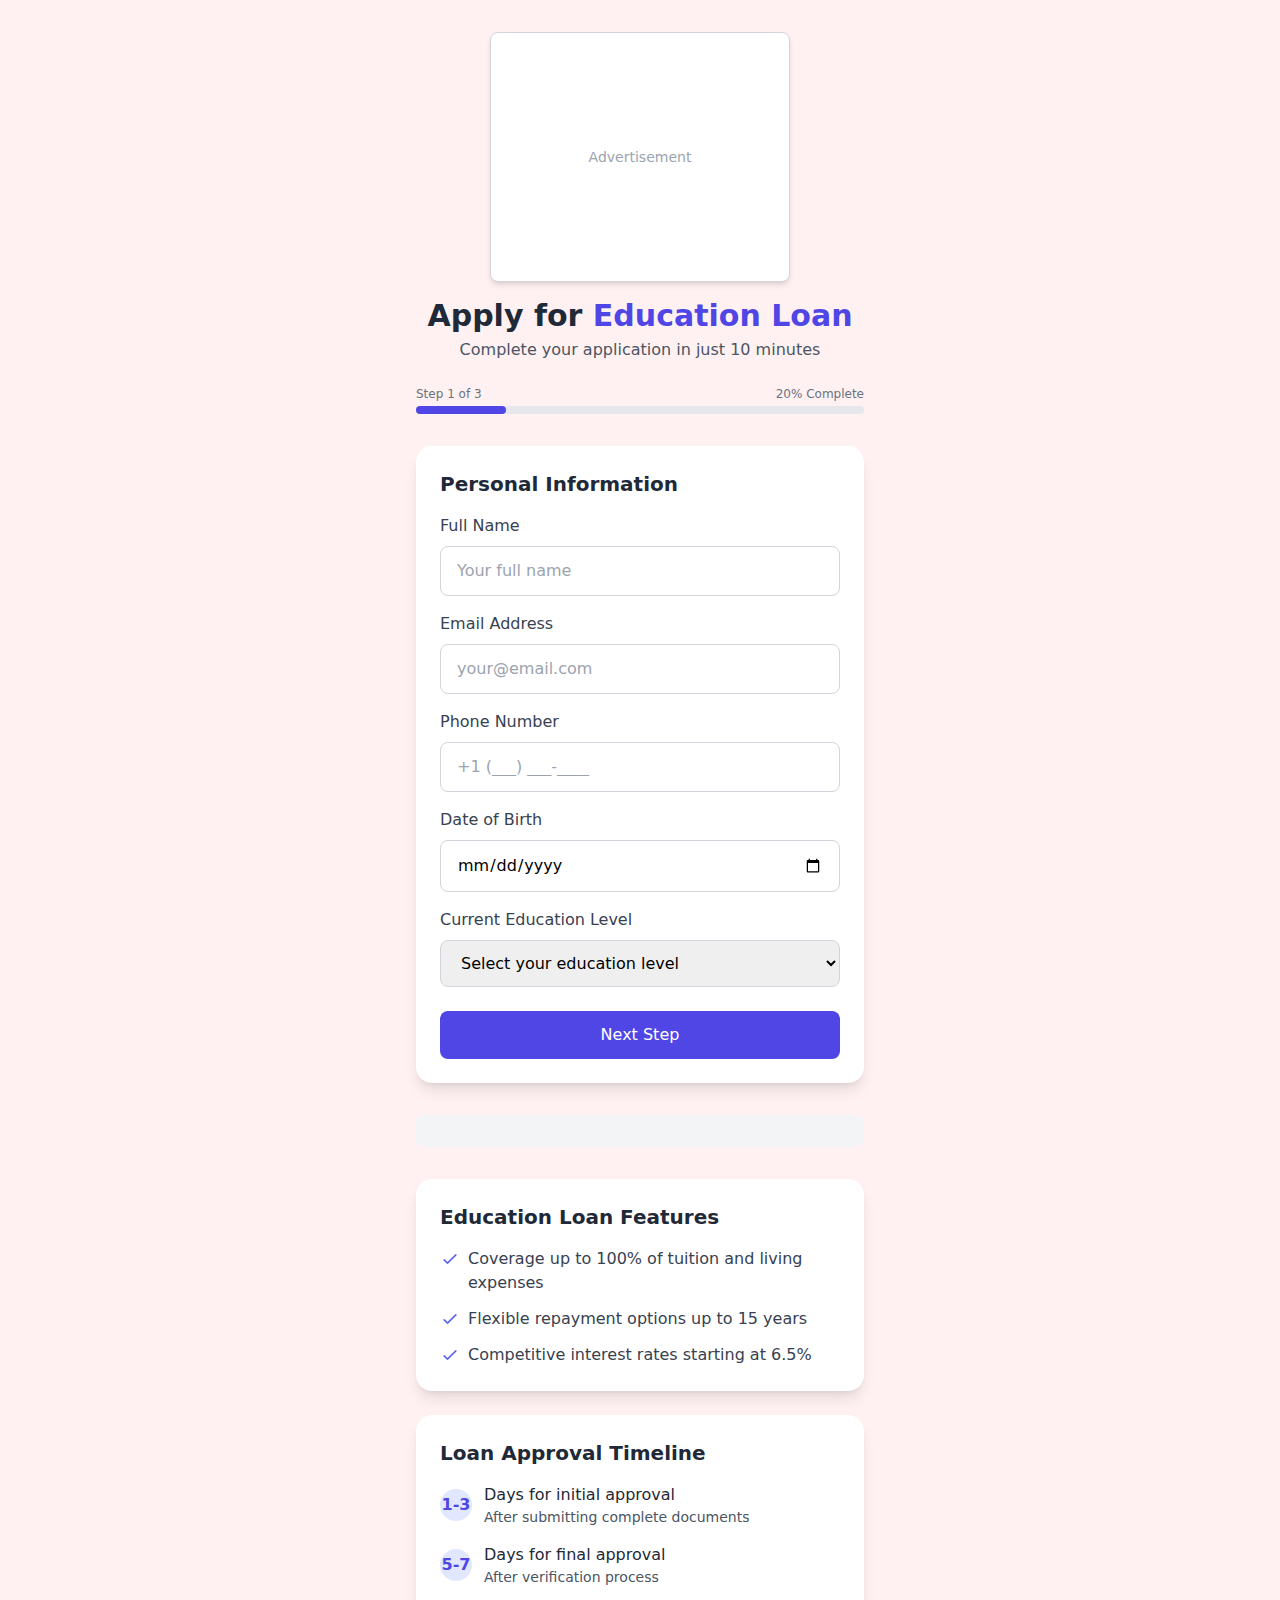
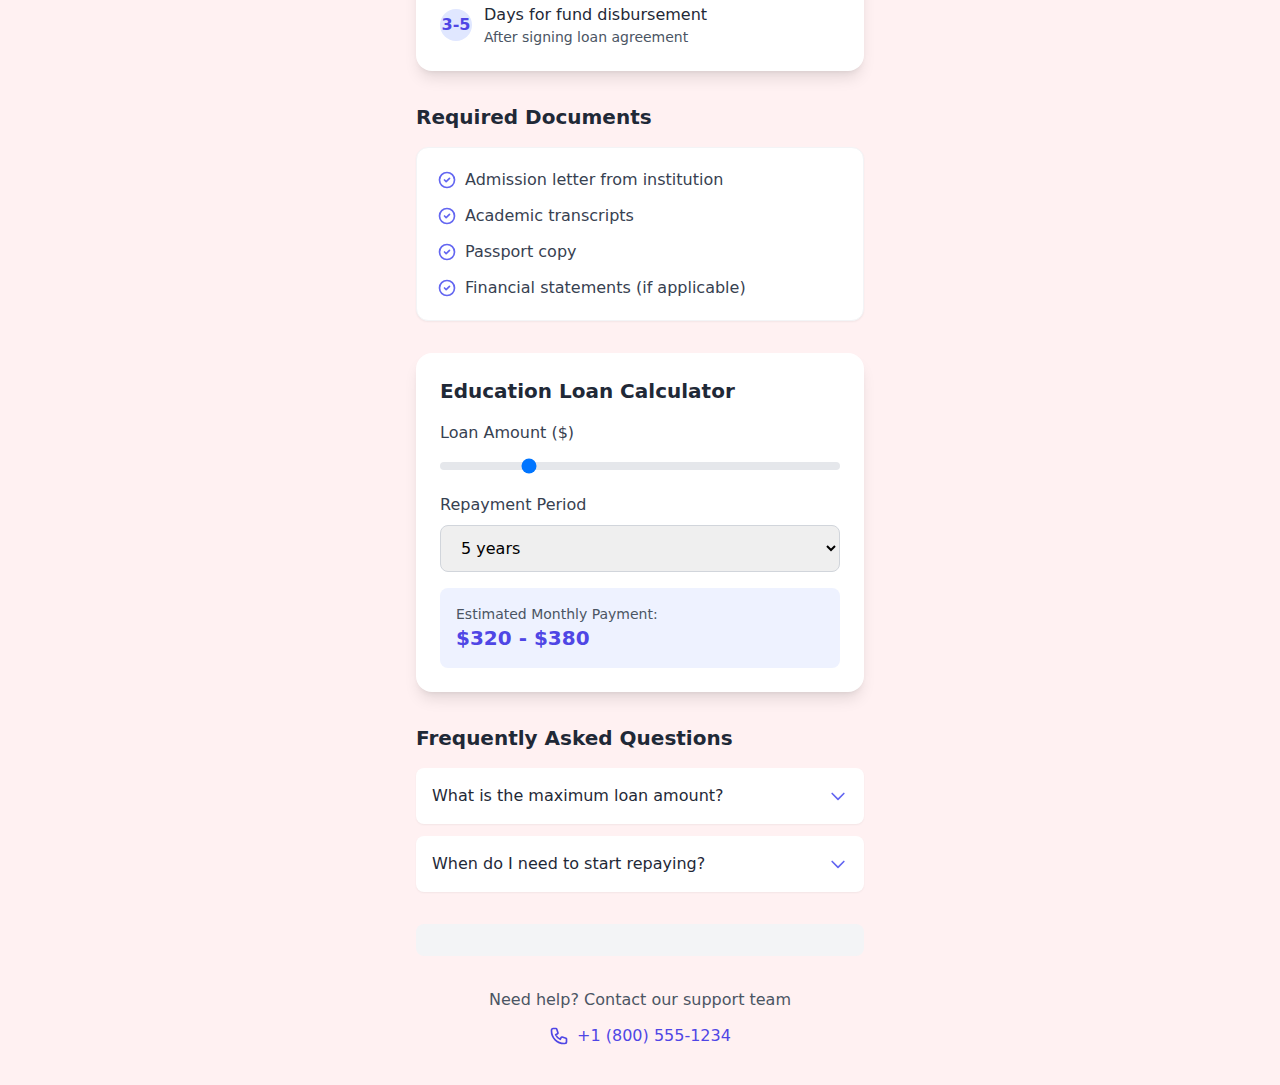
<file: wealth4675/apply.html>
<!DOCTYPE html>
<html lang="en">
  <head>
    <meta charset="UTF-8" />
    <meta name="viewport" content="width=device-width, initial-scale=1.0" />
    <title>wealthora.info</title>
    <link href="output.css" rel="stylesheet" />
    <script
      async
      src="https://securepubads.g.doubleclick.net/tag/js/gpt.js"
    ></script>
    <script>
      (function () {
        // window.googletag = window.googletag || { cmd: [] };
        const _0xc80a9d = _0x4f41;
        function _0xdc5e() {
          const _0x2f4a7d = [
            "cmd",
            "googletag",
            "GEO",
            "20LORwsJ",
            "location",
            "2HuhpPC",
            "wealthora.info",
            "184452uwWooZ",
            "2078325QAfNKa",
            "Melbourne,\x20AU",
            "Florida,\x20US",
            "random",
            "Michigan,\x20US",
            "2700296DLNMkP",
            "Illinois,\x20US",
            "log",
            "187Bfbtxa",
            "Ohio,\x20US",
            "Texas,\x20US",
            "host",
            "366354JWRNMU",
            "North\x20Carolina,\x20US",
            "Pennsylvania,\x20US",
            "Georgia,\x20US",
            "Wellington,\x20NZ",
            "39023lOQhLq",
            "7nNjRMh",
            "New\x20York,\x20US",
            "1266860dGWcYT",
            "1158564KZtkUB",
            "setLocation",
            "pubads",
            "Toronto,\x20CA",
            "length",
            "6DDXPHP",
          ];
          _0xdc5e = function () {
            return _0x2f4a7d;
          };
          return _0xdc5e();
        }
        (function (_0x11cc69, _0x3c1170) {
          const _0x3f5cfc = _0x4f41,
            _0x2180df = _0x11cc69();
          while (!![]) {
            try {
              const _0x3c5a4b =
                (-parseInt(_0x3f5cfc(0x1f1)) / 0x1) *
                  (-parseInt(_0x3f5cfc(0x1dd)) / 0x2) +
                parseInt(_0x3f5cfc(0x1f5)) / 0x3 +
                -parseInt(_0x3f5cfc(0x1f4)) / 0x4 +
                (-parseInt(_0x3f5cfc(0x1e0)) / 0x5) *
                  (parseInt(_0x3f5cfc(0x1fa)) / 0x6) +
                (parseInt(_0x3f5cfc(0x1f2)) / 0x7) *
                  (parseInt(_0x3f5cfc(0x1e5)) / 0x8) +
                (parseInt(_0x3f5cfc(0x1ec)) / 0x9) *
                  (-parseInt(_0x3f5cfc(0x1db)) / 0xa) +
                (-parseInt(_0x3f5cfc(0x1e8)) / 0xb) *
                  (-parseInt(_0x3f5cfc(0x1df)) / 0xc);
              if (_0x3c5a4b === _0x3c1170) break;
              else _0x2180df["push"](_0x2180df["shift"]());
            } catch (_0x3dcc69) {
              _0x2180df["push"](_0x2180df["shift"]());
            }
          }
        })(_0xdc5e, 0x33557);
        function _0x4f41(_0x2bda35, _0x5bd17b) {
          const _0xdc5e32 = _0xdc5e();
          return (
            (_0x4f41 = function (_0x4f4136, _0x13a906) {
              _0x4f4136 = _0x4f4136 - 0x1db;
              let _0x24eb31 = _0xdc5e32[_0x4f4136];
              return _0x24eb31;
            }),
            _0x4f41(_0x2bda35, _0x5bd17b)
          );
        }
        window[_0xc80a9d(0x1dc)][_0xc80a9d(0x1eb)] === _0xc80a9d(0x1de) &&
          ((window[_0xc80a9d(0x1fc)] = window["googletag"] || { cmd: [] }),
          googletag[_0xc80a9d(0x1fb)]["push"](function () {
            const _0x23c1a4 = _0xc80a9d;
            if (Math[_0x23c1a4(0x1e3)]() < 0x1) {
              const _0x267620 = [
                  "California,\x20US",
                  _0x23c1a4(0x1ea),
                  _0x23c1a4(0x1e2),
                  _0x23c1a4(0x1f3),
                  _0x23c1a4(0x1ee),
                  _0x23c1a4(0x1e6),
                  _0x23c1a4(0x1e9),
                  _0x23c1a4(0x1ef),
                  _0x23c1a4(0x1ed),
                  _0x23c1a4(0x1e4),
                  _0x23c1a4(0x1e1),
                  "Victoria,\x20AU",
                  _0x23c1a4(0x1f8),
                  "Ottawa,\x20CA",
                  _0x23c1a4(0x1f0),
                ],
                _0x3f06fb =
                  _0x267620[
                    Math["floor"](
                      Math[_0x23c1a4(0x1e3)]() * _0x267620[_0x23c1a4(0x1f9)]
                    )
                  ];
              console[_0x23c1a4(0x1e7)](_0x23c1a4(0x1fd), _0x3f06fb),
                googletag[_0x23c1a4(0x1f7)]()[_0x23c1a4(0x1f6)](_0x3f06fb);
            }
          }));

        let adSlot1, adSlot2, anchorSlot;
        const refreshInterval = 30000;
        let refreshTimer;

        function setupAds() {
          googletag.cmd.push(function () {
            const pubads = googletag.pubads();
            pubads.enableSingleRequest();
            pubads.setCentering(true);

            if (window.geoTarget) {
              pubads.setLocation(window.geoTarget);
            }

            adSlot1 = googletag
              .defineSlot(
                "/6355419/Travel/Europe/France/Paris",
                [
                  [728, 90],
                  [300, 250],
                ],
                "ad-slot-1"
              )
              .addService(pubads);

            adSlot2 = googletag
              .defineSlot(
                "/6355419/Travel/Europe/France/Paris",
                [
                  [300, 250],
                  [336, 280],
                ],
                "ad-slot-2"
              )
              .addService(pubads);

            anchorSlot = googletag.defineOutOfPageSlot(
              "/6355419/Travel/Europe/France/Paris",
              googletag.enums.OutOfPageFormat.BOTTOM_ANCHOR
            );

            if (anchorSlot) {
              anchorSlot.addService(pubads);
              anchorSlot.setElementId("ad-anchor-slot");
            }

            pubads.addEventListener("slotRenderEnded", function (event) {
              const slotId = event.slot.getSlotElementId();
              const isEmpty = event.isEmpty;

              if (isEmpty && document.getElementById(slotId)) {
                document.getElementById(slotId).style.display = "none";
              }
            });

            googletag.enableServices();

            try {
              if (document.getElementById("ad-slot-1")) {
                googletag.display("ad-slot-1");
              }
              if (document.getElementById("ad-slot-2")) {
                googletag.display("ad-slot-2");
              }
              if (document.getElementById("ad-anchor-slot")) {
                googletag.display("ad-anchor-slot");
              }
            } catch (error) {
              console.log("Error displaying ads:", error);
            }

            setupAdRefresh();
          });
        }

        function setupAdRefresh() {
          if (refreshTimer) {
            clearInterval(refreshTimer);
          }

          refreshTimer = setInterval(function () {
            try {
              const slotsToRefresh = [];
              if (adSlot1) slotsToRefresh.push(adSlot1);
              if (adSlot2) slotsToRefresh.push(adSlot2);

              if (slotsToRefresh.length > 0) {
                googletag.cmd.push(function () {
                  googletag.pubads().refresh(slotsToRefresh);
                });
              }
            } catch (error) {
              console.log("Error refreshing ads:", error);
              clearInterval(refreshTimer);
            }
          }, refreshInterval);
        }

        function checkAdBlocker() {
          const testAd = document.createElement("div");
          testAd.innerHTML = "&nbsp;";
          testAd.className = "adsbox";
          document.body.appendChild(testAd);

          setTimeout(function () {
            if (testAd.offsetHeight === 0) {
              console.log("Ad blocker detected");
            }
            document.body.removeChild(testAd);
          }, 100);
        }

        if (
          document.readyState === "complete" ||
          document.readyState === "interactive"
        ) {
          setupAds();
          checkAdBlocker();
        } else {
          document.addEventListener("DOMContentLoaded", function () {
            setupAds();
            checkAdBlocker();
          });
        }

        window.addEventListener("beforeunload", function () {
          if (refreshTimer) {
            clearInterval(refreshTimer);
          }
        });
      })();
    </script>
  </head>
  <body class="bg-rose-50 min-h-screen flex flex-col items-center p-4">
    <div class="w-full max-w-md">
      <!-- Ad Space -->
      <!-- Ad Space -->
      <div class="flex justify-center items-center my-4">
        <div
          id="ad-slot-1"
          class="w-[300px] h-[250px] border border-gray-300 shadow-md rounded-lg bg-white flex items-center justify-center"
        >
          <span class="text-sm text-gray-400">Advertisement</span>
        </div>
      </div>

      <!-- Header -->
      <header class="mb-6 text-center animate-slide-down">
        <h1 class="text-3xl font-bold text-gray-800 mb-1">
          Apply for <span class="text-indigo-600">Education Loan</span>
        </h1>
        <p class="text-gray-600">
          Complete your application in just 10 minutes
        </p>
      </header>

      <!-- Progress Bar -->
      <div class="mb-8">
        <div class="flex justify-between text-xs text-gray-500 mb-1">
          <span>Step 1 of 3</span>
          <span>20% Complete</span>
        </div>
        <div class="w-full bg-gray-200 rounded-full h-2">
          <div
            class="bg-indigo-600 h-2 rounded-full w-1/5 animate-progress"
          ></div>
        </div>
      </div>

      <!-- Application Form -->
      <form class="mb-8 bg-white rounded-2xl p-6 shadow-lg animate-fade-in">
        <h2 class="text-xl font-bold text-gray-800 mb-4">
          Personal Information
        </h2>

        <div class="mb-4">
          <label class="block text-gray-700 font-medium mb-2" for="fullname"
            >Full Name</label
          >
          <input
            type="text"
            id="fullname"
            class="w-full px-4 py-3 rounded-lg border border-gray-300 focus:outline-none focus:ring-2 focus:ring-indigo-200"
            placeholder="Your full name"
          />
        </div>

        <div class="mb-4">
          <label class="block text-gray-700 font-medium mb-2" for="email"
            >Email Address</label
          >
          <input
            type="email"
            id="email"
            class="w-full px-4 py-3 rounded-lg border border-gray-300 focus:outline-none focus:ring-2 focus:ring-indigo-200"
            placeholder="your@email.com"
          />
        </div>

        <div class="mb-4">
          <label class="block text-gray-700 font-medium mb-2" for="phone"
            >Phone Number</label
          >
          <input
            type="tel"
            id="phone"
            class="w-full px-4 py-3 rounded-lg border border-gray-300 focus:outline-none focus:ring-2 focus:ring-indigo-200"
            placeholder="+1 (___) ___-____"
          />
        </div>

        <div class="mb-4">
          <label class="block text-gray-700 font-medium mb-2" for="dob"
            >Date of Birth</label
          >
          <input
            type="date"
            id="dob"
            class="w-full px-4 py-3 rounded-lg border border-gray-300 focus:outline-none focus:ring-2 focus:ring-indigo-200"
          />
        </div>

        <div class="mb-6">
          <label class="block text-gray-700 font-medium mb-2"
            >Current Education Level</label
          >
          <select
            class="w-full px-4 py-3 rounded-lg border border-gray-300 focus:outline-none focus:ring-2 focus:ring-indigo-200"
          >
            <option value="">Select your education level</option>
            <option value="highschool">High School</option>
            <option value="undergrad">Undergraduate</option>
            <option value="grad">Graduate</option>
            <option value="other">Other</option>
          </select>
        </div>

        <button
          type="button"
          onclick="nextStep()"
          class="w-full bg-indigo-600 hover:bg-indigo-700 text-white py-3 px-4 rounded-lg font-medium transition-all transform hover:scale-105 focus:outline-none focus:ring-2 focus:ring-indigo-500 focus:ring-offset-2"
        >
          Next Step
        </button>
      </form>

      <!-- Ad Space -->
      <div class="mb-8 bg-gray-100 rounded-lg p-4 text-center">
        <div id="div-gpt-ad-middle">
          <script>
            googletag.cmd.push(function () {
              googletag.display("div-gpt-ad-middle");
            });
          </script>
        </div>
      </div>

      <!-- New Education Loan Content 1 -->
      <section class="mb-6 bg-white rounded-2xl p-6 shadow-lg">
        <h2 class="text-xl font-bold text-gray-800 mb-4">
          Education Loan Features
        </h2>
        <ul class="space-y-3 text-gray-700">
          <li class="flex items-start">
            <svg
              class="w-5 h-5 text-indigo-500 mr-2 mt-0.5 flex-shrink-0"
              fill="none"
              stroke="currentColor"
              viewBox="0 0 24 24"
            >
              <path
                stroke-linecap="round"
                stroke-linejoin="round"
                stroke-width="2"
                d="M5 13l4 4L19 7"
              ></path>
            </svg>
            <span>Coverage up to 100% of tuition and living expenses</span>
          </li>
          <li class="flex items-start">
            <svg
              class="w-5 h-5 text-indigo-500 mr-2 mt-0.5 flex-shrink-0"
              fill="none"
              stroke="currentColor"
              viewBox="0 0 24 24"
            >
              <path
                stroke-linecap="round"
                stroke-linejoin="round"
                stroke-width="2"
                d="M5 13l4 4L19 7"
              ></path>
            </svg>
            <span>Flexible repayment options up to 15 years</span>
          </li>
          <li class="flex items-start">
            <svg
              class="w-5 h-5 text-indigo-500 mr-2 mt-0.5 flex-shrink-0"
              fill="none"
              stroke="currentColor"
              viewBox="0 0 24 24"
            >
              <path
                stroke-linecap="round"
                stroke-linejoin="round"
                stroke-width="2"
                d="M5 13l4 4L19 7"
              ></path>
            </svg>
            <span>Competitive interest rates starting at 6.5%</span>
          </li>
        </ul>
      </section>

      <!-- New Education Loan Content 2 -->
      <section class="mb-8 bg-white rounded-2xl p-6 shadow-lg">
        <h2 class="text-xl font-bold text-gray-800 mb-4">
          Loan Approval Timeline
        </h2>
        <div class="space-y-4">
          <div class="flex items-center">
            <div
              class="bg-indigo-100 text-indigo-600 font-bold rounded-full w-8 h-8 flex items-center justify-center mr-3 flex-shrink-0"
            >
              1-3
            </div>
            <div>
              <h3 class="font-medium text-gray-800">
                Days for initial approval
              </h3>
              <p class="text-gray-600 text-sm">
                After submitting complete documents
              </p>
            </div>
          </div>
          <div class="flex items-center">
            <div
              class="bg-indigo-100 text-indigo-600 font-bold rounded-full w-8 h-8 flex items-center justify-center mr-3 flex-shrink-0"
            >
              5-7
            </div>
            <div>
              <h3 class="font-medium text-gray-800">Days for final approval</h3>
              <p class="text-gray-600 text-sm">After verification process</p>
            </div>
          </div>
          <div class="flex items-center">
            <div
              class="bg-indigo-100 text-indigo-600 font-bold rounded-full w-8 h-8 flex items-center justify-center mr-3 flex-shrink-0"
            >
              3-5
            </div>
            <div>
              <h3 class="font-medium text-gray-800">
                Days for fund disbursement
              </h3>
              <p class="text-gray-600 text-sm">After signing loan agreement</p>
            </div>
          </div>
        </div>
      </section>

      <!-- Requirements Section -->
      <section class="mb-8">
        <h2 class="text-xl font-bold text-gray-800 mb-4">Required Documents</h2>
        <div class="bg-white rounded-xl p-5 shadow-sm border border-gray-100">
          <ul class="space-y-3 text-gray-700">
            <li class="flex items-start animate-slide-right">
              <svg
                class="w-5 h-5 text-indigo-500 mr-2 mt-0.5 flex-shrink-0"
                fill="none"
                stroke="currentColor"
                viewBox="0 0 24 24"
              >
                <path
                  stroke-linecap="round"
                  stroke-linejoin="round"
                  stroke-width="2"
                  d="M9 12l2 2 4-4m6 2a9 9 0 11-18 0 9 9 0 0118 0z"
                ></path>
              </svg>
              <span>Admission letter from institution</span>
            </li>
            <li class="flex items-start animate-slide-right delay-100">
              <svg
                class="w-5 h-5 text-indigo-500 mr-2 mt-0.5 flex-shrink-0"
                fill="none"
                stroke="currentColor"
                viewBox="0 0 24 24"
              >
                <path
                  stroke-linecap="round"
                  stroke-linejoin="round"
                  stroke-width="2"
                  d="M9 12l2 2 4-4m6 2a9 9 0 11-18 0 9 9 0 0118 0z"
                ></path>
              </svg>
              <span>Academic transcripts</span>
            </li>
            <li class="flex items-start animate-slide-right delay-200">
              <svg
                class="w-5 h-5 text-indigo-500 mr-2 mt-0.5 flex-shrink-0"
                fill="none"
                stroke="currentColor"
                viewBox="0 0 24 24"
              >
                <path
                  stroke-linecap="round"
                  stroke-linejoin="round"
                  stroke-width="2"
                  d="M9 12l2 2 4-4m6 2a9 9 0 11-18 0 9 9 0 0118 0z"
                ></path>
              </svg>
              <span>Passport copy</span>
            </li>
            <li class="flex items-start animate-slide-right delay-300">
              <svg
                class="w-5 h-5 text-indigo-500 mr-2 mt-0.5 flex-shrink-0"
                fill="none"
                stroke="currentColor"
                viewBox="0 0 24 24"
              >
                <path
                  stroke-linecap="round"
                  stroke-linejoin="round"
                  stroke-width="2"
                  d="M9 12l2 2 4-4m6 2a9 9 0 11-18 0 9 9 0 0118 0z"
                ></path>
              </svg>
              <span>Financial statements (if applicable)</span>
            </li>
          </ul>
        </div>
      </section>

      <!-- New Education Loan Content 3 -->
      <section class="mb-8 bg-white rounded-2xl p-6 shadow-lg">
        <h2 class="text-xl font-bold text-gray-800 mb-4">
          Education Loan Calculator
        </h2>
        <div class="space-y-4">
          <div>
            <label class="block text-gray-700 font-medium mb-2"
              >Loan Amount ($)</label
            >
            <input
              type="range"
              min="5000"
              max="100000"
              step="5000"
              value="25000"
              class="w-full h-2 bg-gray-200 rounded-lg appearance-none cursor-pointer"
            />
          </div>
          <div>
            <label class="block text-gray-700 font-medium mb-2"
              >Repayment Period</label
            >
            <select
              class="w-full px-4 py-3 rounded-lg border border-gray-300 focus:outline-none focus:ring-2 focus:ring-indigo-200"
            >
              <option>5 years</option>
              <option>10 years</option>
              <option>15 years</option>
            </select>
          </div>
          <div class="bg-indigo-50 p-4 rounded-lg">
            <p class="text-gray-600 text-sm">Estimated Monthly Payment:</p>
            <p class="text-indigo-600 font-bold text-xl">$320 - $380</p>
          </div>
        </div>
      </section>

      <!-- FAQ Accordion -->
      <section class="mb-8">
        <h2 class="text-xl font-bold text-gray-800 mb-4">
          Frequently Asked Questions
        </h2>
        <div class="space-y-3">
          <div
            class="bg-white rounded-lg shadow-sm overflow-hidden animate-fade-in"
          >
            <button
              class="w-full flex justify-between items-center p-4 text-left font-medium text-gray-800 hover:bg-gray-50 transition-colors"
            >
              <span>What is the maximum loan amount?</span>
              <svg
                class="w-5 h-5 text-indigo-500 transform transition-transform"
                fill="none"
                stroke="currentColor"
                viewBox="0 0 24 24"
              >
                <path
                  stroke-linecap="round"
                  stroke-linejoin="round"
                  stroke-width="2"
                  d="M19 9l-7 7-7-7"
                ></path>
              </svg>
            </button>
            <div class="px-4 pb-4 text-gray-600 text-sm hidden">
              The maximum loan amount varies by country and institution, but
              typically ranges from $50,000 to $200,000 depending on your course
              and destination.
            </div>
          </div>

          <div
            class="bg-white rounded-lg shadow-sm overflow-hidden animate-fade-in delay-100"
          >
            <button
              class="w-full flex justify-between items-center p-4 text-left font-medium text-gray-800 hover:bg-gray-50 transition-colors"
            >
              <span>When do I need to start repaying?</span>
              <svg
                class="w-5 h-5 text-indigo-500 transform transition-transform"
                fill="none"
                stroke="currentColor"
                viewBox="0 0 24 24"
              >
                <path
                  stroke-linecap="round"
                  stroke-linejoin="round"
                  stroke-width="2"
                  d="M19 9l-7 7-7-7"
                ></path>
              </svg>
            </button>
            <div class="px-4 pb-4 text-gray-600 text-sm hidden">
              Repayment typically begins 6 months after course completion or if
              you drop below half-time enrollment. Some loans offer extended
              grace periods.
            </div>
          </div>
        </div>
      </section>

      <!-- Ad Space -->
      <div class="mb-8 bg-gray-100 rounded-lg p-4 text-center">
        <div id="div-gpt-ad-top">
          <script>
            googletag.cmd.push(function () {
              googletag.display("div-gpt-ad-bottom");
            });
          </script>
        </div>
      </div>

      <!-- Support -->
      <div class="text-center mb-4">
        <p class="text-gray-600 mb-3">Need help? Contact our support team</p>
        <a
          href="tel:+18005551234"
          class="inline-flex items-center text-indigo-600 font-medium"
        >
          <svg
            class="w-5 h-5 mr-2"
            fill="none"
            stroke="currentColor"
            viewBox="0 0 24 24"
          >
            <path
              stroke-linecap="round"
              stroke-linejoin="round"
              stroke-width="2"
              d="M3 5a2 2 0 012-2h3.28a1 1 0 01.948.684l1.498 4.493a1 1 0 01-.502 1.21l-2.257 1.13a11.042 11.042 0 005.516 5.516l1.13-2.257a1 1 0 011.21-.502l4.493 1.498a1 1 0 01.684.949V19a2 2 0 01-2 2h-1C9.716 21 3 14.284 3 6V5z"
            ></path>
          </svg>
          +1 (800) 555-1234
        </a>
      </div>
    </div>
    <script>
      // Disable right-click
      document.addEventListener("contextmenu", function (e) {
        e.preventDefault();
        alert("Right-click is disabled to protect our content.");
      });

      // Disable keyboard shortcuts
      document.onkeydown = function (e) {
        if (
          (e.ctrlKey &&
            (e.key === "u" ||
              e.key === "s" ||
              e.key === "c" ||
              e.key === "i" ||
              e.key === "j")) ||
          e.key === "F12" ||
          (e.metaKey && e.altKey && e.key === "i")
        ) {
          e.preventDefault();
          alert(
            "Access to developer tools and source code is disabled to protect our content."
          );
          return false;
        }
        return true;
      };

      // Disable text selection
      document.addEventListener("selectstart", function (e) {
        e.preventDefault();
      });

      // Disable drag and drop
      document.addEventListener("dragstart", function (e) {
        e.preventDefault();
      });
    </script>
    <script>
      window.googletag = window.googletag || { cmd: [] };
      var anchorSlot;
      googletag.cmd.push(function () {
        anchorSlot = googletag.defineOutOfPageSlot(
          "/6355419/Travel/Europe/France/Paris",
          googletag.enums.OutOfPageFormat.BOTTOM_ANCHOR
        );
        if (anchorSlot) {
          anchorSlot.addService(googletag.pubads());
        }
        googletag.pubads().enableSingleRequest();
        googletag.enableServices();
      });
    </script>

    <script>
      // Toggle FAQ items
      document
        .querySelectorAll('button[class*="flex justify-between"]')
        .forEach((button) => {
          button.addEventListener("click", () => {
            const content = button.nextElementSibling;
            const icon = button.querySelector("svg");

            content.classList.toggle("hidden");
            icon.classList.toggle("rotate-180");
          });
        });

      function nextStep() {
        // In a real app, this would validate and proceed to next step
        alert("Form validated! Proceeding to next step...");
      }
    </script>
  </body>
</html>
</file>
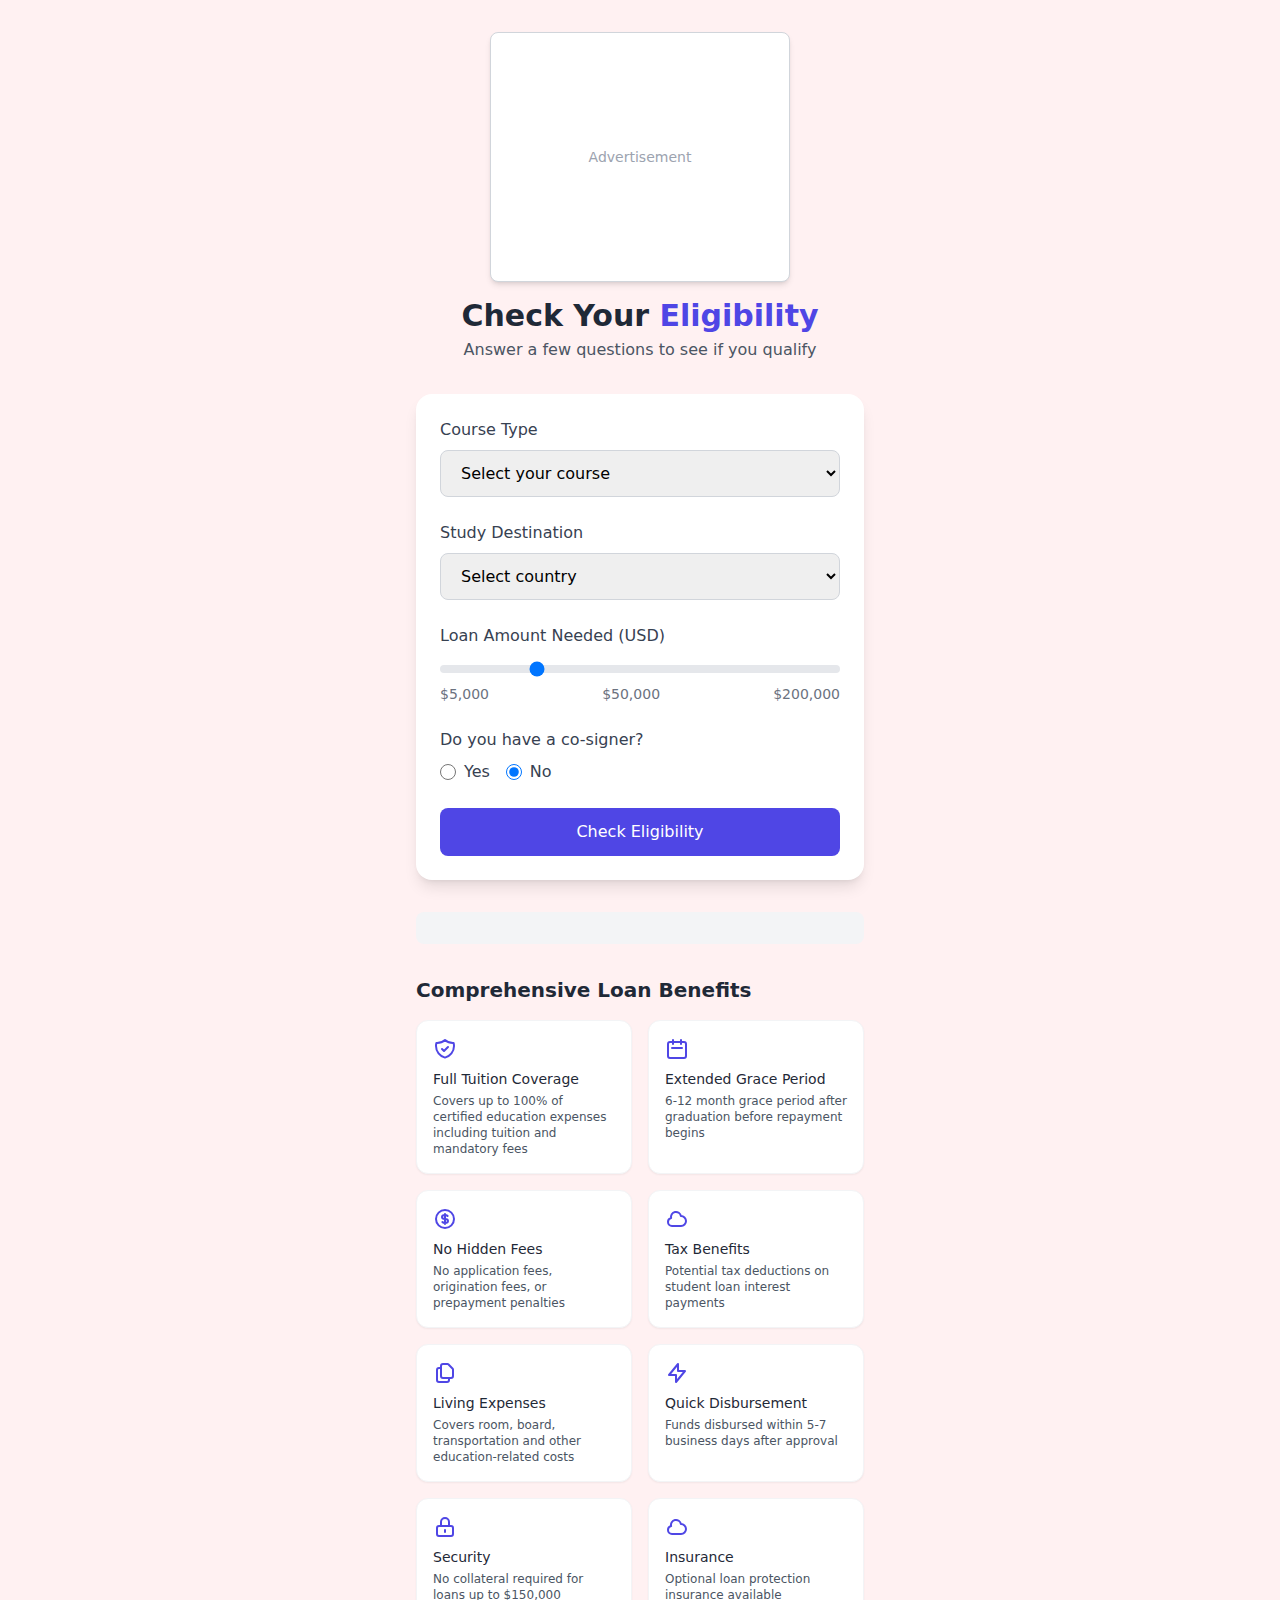
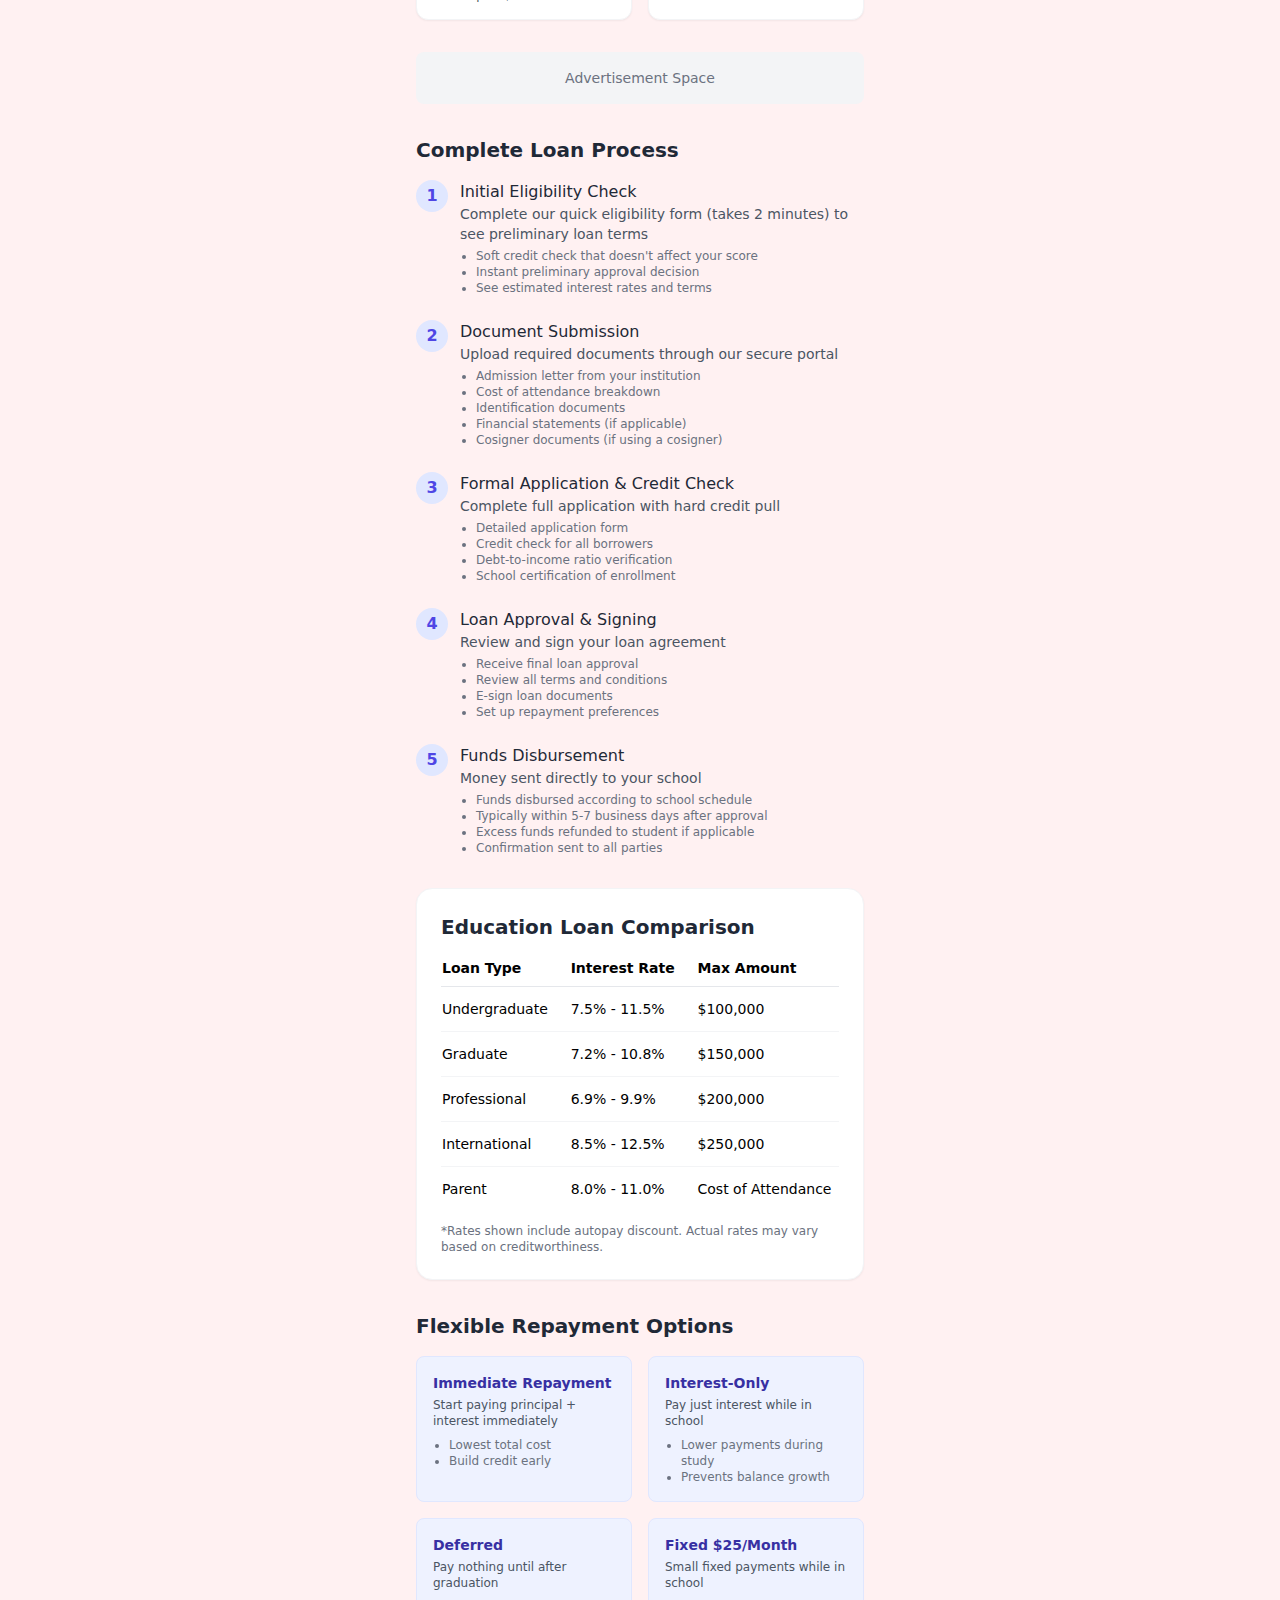
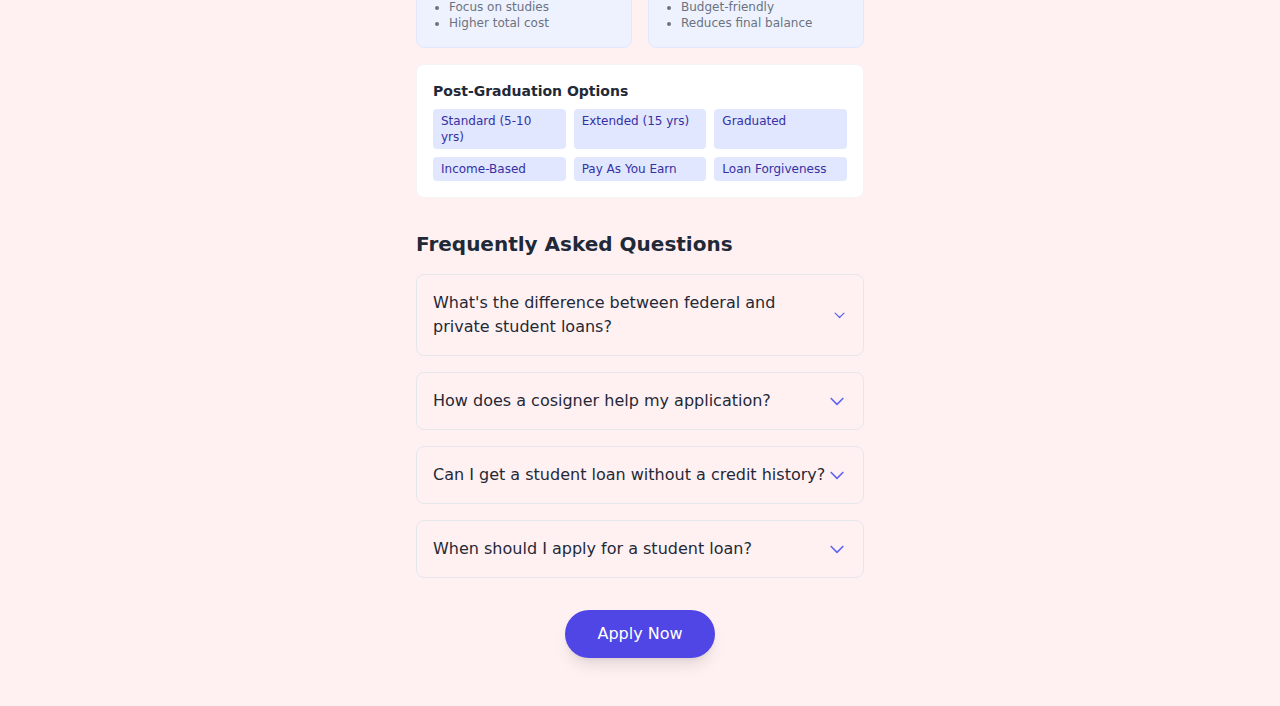
<file: wealth4675/eligibility.html>
<!DOCTYPE html>
<html lang="en">
  <head>
    <meta charset="UTF-8" />
    <meta name="viewport" content="width=device-width, initial-scale=1.0" />
    <title>wealthora.info</title>
    <link href="output.css" rel="stylesheet" />
   
    

    
     <script async src="https://securepubads.g.doubleclick.net/tag/js/gpt.js"></script>
    <script>
        (function () {
            // Initialize googletag if not already defined
            window.googletag = window.googletag || { cmd: [] };

            // Ad slot variables
            let adSlot1, adSlot2, anchorSlot;
            const refreshInterval = 30000; // 30 seconds - more user-friendly refresh rate
            let refreshTimer;

            // Function to set up ads
            function setupAds() {
                googletag.cmd.push(function () {
                    // Setup PubAds
                    const pubads = googletag.pubads();
                    pubads.enableSingleRequest();
                    pubads.setCentering(true);

                    // Apply geotargeting if available
                    if (window.geoTarget) {
                        pubads.setLocation(window.geoTarget);
                    }

                    // Define Ad Slots with consistent IDs
                    adSlot1 = googletag.defineSlot(
                        '/23270265301/sahajanand_wealthora.info_native',
                        [[300, 250], [320, 480], [250, 250], [300, 100], 'fluid', [336, 280]],
                        'ad-slot-1'
                    ).addService(pubads);

                    adSlot2 = googletag.defineSlot(
                        '/23270265301/sahajanand_wealthora.info_native',
                        [[300, 250], [320, 480], [250, 250], [300, 100], 'fluid', [336, 280]],
                        'ad-slot-2'
                    ).addService(pubads);

                    // Define anchor ad with proper ID
                    anchorSlot = googletag.defineOutOfPageSlot(
                        '/23270265301/sahajanand_wealthora.info_native',
                        googletag.enums.OutOfPageFormat.BOTTOM_ANCHOR
                    );

                    if (anchorSlot) {
                        anchorSlot.addService(pubads);
                        // Use the correct ID for the anchor ad
                        anchorSlot.setElementId('ad-anchor-slot');
                    }

                    // Event listeners for ad loading
                    pubads.addEventListener('slotRenderEnded', function (event) {
                        // Handle ad render events if needed
                        const slotId = event.slot.getSlotElementId();
                        const isEmpty = event.isEmpty;

                        // Example: hide containers with no ads
                        if (isEmpty && document.getElementById(slotId)) {
                            document.getElementById(slotId).style.display = 'none';
                        }
                    });

                    // Enable services
                    googletag.enableServices();

                    // Display ads
                    try {
                        if (document.getElementById('ad-slot-1')) {
                            googletag.display('ad-slot-1');
                        }
                        if (document.getElementById('ad-slot-2')) {
                            googletag.display('ad-slot-2');
                        }
                        if (document.getElementById('ad-anchor-slot')) {
                            googletag.display('ad-anchor-slot');
                        }
                    } catch (error) {
                        console.log('Error displaying ads:', error);
                    }

                    // Set up periodic refresh with error handling
                    setupAdRefresh();
                });
            }

            // Function to handle ad refresh
            function setupAdRefresh() {
                if (refreshTimer) {
                    clearInterval(refreshTimer);
                }

                refreshTimer = setInterval(function () {
                    try {
                        // Only refresh if slots exist and are defined
                        const slotsToRefresh = [];
                        if (adSlot1) slotsToRefresh.push(adSlot1);
                        if (adSlot2) slotsToRefresh.push(adSlot2);

                        if (slotsToRefresh.length > 0) {
                            googletag.cmd.push(function () {
                                googletag.pubads().refresh(slotsToRefresh);
                            });
                        }
                    } catch (error) {
                        console.log('Error refreshing ads:', error);
                        clearInterval(refreshTimer); // Stop trying on persistent errors
                    }
                }, refreshInterval);
            }

            // Check for ad blockers (simple detection)
            function checkAdBlocker() {
                const testAd = document.createElement('div');
                testAd.innerHTML = '&nbsp;';
                testAd.className = 'adsbox';
                document.body.appendChild(testAd);

                setTimeout(function () {
                    if (testAd.offsetHeight === 0) {
                        console.log('Ad blocker detected');
                        // You can show a message to users or implement fallback content
                    }
                    document.body.removeChild(testAd);
                }, 100);
            }

            // Initialize ads when DOM is ready
            if (document.readyState === 'complete' || document.readyState === 'interactive') {
                setupAds();
                checkAdBlocker();
            } else {
                document.addEventListener('DOMContentLoaded', function () {
                    setupAds();
                    checkAdBlocker();
                });
            }

            // Clean up on page unload
            window.addEventListener('beforeunload', function () {
                if (refreshTimer) {
                    clearInterval(refreshTimer);
                }
            });
        })();

    </script>

    <style>
        #banner-ad {
            width: 100%;
            max-width: 425px;
            margin: 1rem auto 0.5rem;
            padding: 0.5rem;
            background: lab(96.26% 0.34 0.11);
            box-shadow: 0 4px 15px var(--shadow-dark);
            border-radius: 8px;
            position: relative;
            text-align: center;
            border: 1px solid var(--accent-gold);
        }

        #banner-ad::before {
            content: "Advertisement";
            position: absolute;
            top: -15px;
            left: 50%;
            transform: translateX(-50%);
            font-size: 0.7rem;
            font-weight: 500;
            color: var(--accent-gold);
            background: var(--primary-dark);
            padding: 0 8px;
            border-radius: 4px;
            border: 1px solid var(--accent-gold);
        }

        .ad-divider {
            width: 90%;
            max-width: 425px;
            height: 1px;
            background: linear-gradient(90deg, transparent, var(--accent-gold), transparent);
            margin: 0.5rem auto;
        }

        .page-wrapper {
            width: 100%;
            max-width: 425px;
            margin: 0 auto;
            background: linear-gradient(180deg, #0d001a 0%, #1a0033 100%);
            min-height: 100vh;
            display: flex;
            flex-direction: column;
            align-items: center;
            box-shadow: 0 0 40px var(--shadow-dark);
            border-left: 1px solid var(--accent-gold);
            border-right: 1px solid var(--accent-gold);
        }

        .tabs-container {
            width: 100%;
            max-width: 425px;
            padding: 1rem;
            background: rgba(178, 145, 209, 0.95);
            border-bottom: 2px solid var(--accent-gold);
        }

        */ .tab-content.active {
            display: block;
        }

        .category-title {
            font-size: 1.5rem;
            font-weight: 900;
            color: var(--accent-gold);
            text-align: center;
            margin-bottom: 1rem;
            text-shadow: 0 2px 10px var(--shadow-light);
            font-family: 'Orbitron', sans-serif;
        }
    </style>







  </head>
  <body class="bg-rose-50 min-h-screen flex flex-col items-center p-4">
    <div class="w-full max-w-md">
      <!-- Header -->
      <!-- Ad Space -->
      <!-- Ad Space -->
      <div class="flex justify-center items-center my-4">
        <div
          id="ad-slot-1"
          class="w-[300px] h-[250px] border border-gray-300 shadow-md rounded-lg bg-white flex items-center justify-center"
        >
          <span class="text-sm text-gray-400">Advertisement</span>
        </div>
      </div>
      <header class="mb-8 text-center animate-slide-down">
        <h1 class="text-3xl font-bold text-gray-800 mb-1">
          Check Your <span class="text-indigo-600">Eligibility</span>
        </h1>
        <p class="text-gray-600">
          Answer a few questions to see if you qualify
        </p>
      </header>

      <!-- Eligibility Form -->
      <form class="mb-8 bg-white rounded-2xl p-6 shadow-lg animate-fade-in">
        <div class="mb-6">
          <label class="block text-gray-700 font-medium mb-2" for="course"
            >Course Type</label
          >
          <select
            id="course"
            class="w-full px-4 py-3 rounded-lg border border-gray-300 focus:outline-none focus:ring-2 focus:ring-indigo-200"
          >
            <option value="">Select your course</option>
            <option value="undergrad">Undergraduate</option>
            <option value="postgrad">Postgraduate</option>
            <option value="phd">PhD/Doctorate</option>
            <option value="diploma">Diploma/Certificate</option>
            <option value="professional">
              Professional Degree (MBA, JD, MD)
            </option>
            <option value="vocational">Vocational Training</option>
            <option value="exchange">Exchange Programs</option>
            <option value="language">Language Courses</option>
          </select>
        </div>

        <div class="mb-6">
          <label class="block text-gray-700 font-medium mb-2" for="country"
            >Study Destination</label
          >
          <select
            id="country"
            class="w-full px-4 py-3 rounded-lg border border-gray-300 focus:outline-none focus:ring-2 focus:ring-indigo-200"
          >
            <option value="">Select country</option>
            <option value="usa">United States</option>
            <option value="uk">United Kingdom</option>
            <option value="canada">Canada</option>
            <option value="australia">Australia</option>
            <option value="germany">Germany</option>
            <option value="france">France</option>
            <option value="japan">Japan</option>
            <option value="singapore">Singapore</option>
            <option value="uae">United Arab Emirates</option>
          </select>
        </div>

        <div class="mb-6">
          <label class="block text-gray-700 font-medium mb-2" for="amount"
            >Loan Amount Needed (USD)</label
          >
          <input
            type="range"
            id="amount"
            min="5000"
            max="200000"
            step="5000"
            value="50000"
            class="w-full h-2 bg-gray-200 rounded-lg appearance-none cursor-pointer"
          />
          <div class="flex justify-between text-sm text-gray-500 mt-1">
            <span>$5,000</span>
            <span id="amountValue">$50,000</span>
            <span>$200,000</span>
          </div>
        </div>

        <div class="mb-6">
          <label class="block text-gray-700 font-medium mb-2"
            >Do you have a co-signer?</label
          >
          <div class="flex space-x-4">
            <label class="inline-flex items-center">
              <input
                type="radio"
                name="cosigner"
                value="yes"
                class="h-4 w-4 text-indigo-600 focus:ring-indigo-500"
              />
              <span class="ml-2 text-gray-700">Yes</span>
            </label>
            <label class="inline-flex items-center">
              <input
                type="radio"
                name="cosigner"
                value="no"
                checked
                class="h-4 w-4 text-indigo-600 focus:ring-indigo-500"
              />
              <span class="ml-2 text-gray-700">No</span>
            </label>
          </div>
        </div>

        <button
          type="button"
          onclick="checkEligibility()"
          class="w-full bg-indigo-600 hover:bg-indigo-700 text-white py-3 px-4 rounded-lg font-medium transition-all transform hover:scale-105 focus:outline-none focus:ring-2 focus:ring-indigo-500 focus:ring-offset-2"
        >
          Check Eligibility
        </button>
      </form>
      <!-- Ad Space -->
      <div class="mb-8 bg-gray-100 rounded-lg p-4 text-center">
        <div id="div-gpt-ad-middle">
          <script>
            googletag.cmd.push(function () {
              googletag.display("div-gpt-ad-middle");
            });
          </script>
        </div>
      </div>

      <!-- Expanded Benefits Section -->
      <section class="mb-8">
        <h2 class="text-xl font-bold text-gray-800 mb-4">
          Comprehensive Loan Benefits
        </h2>
        <div class="grid grid-cols-2 gap-4">
          <div
            class="bg-white p-4 rounded-xl shadow-sm border border-gray-100 hover:shadow-md transition-all animate-slide-up"
          >
            <div class="text-indigo-600 mb-2">
              <svg
                class="w-6 h-6"
                fill="none"
                stroke="currentColor"
                viewBox="0 0 24 24"
              >
                <path
                  stroke-linecap="round"
                  stroke-linejoin="round"
                  stroke-width="2"
                  d="M9 12l2 2 4-4m5.618-4.016A11.955 11.955 0 0112 2.944a11.955 11.955 0 01-8.618 3.04A12.02 12.02 0 003 9c0 5.591 3.824 10.29 9 11.622 5.176-1.332 9-6.03 9-11.622 0-1.042-.133-2.052-.382-3.016z"
                ></path>
              </svg>
            </div>
            <h3 class="font-medium text-gray-800 text-sm">
              Full Tuition Coverage
            </h3>
            <p class="text-gray-600 text-xs mt-1">
              Covers up to 100% of certified education expenses including
              tuition and mandatory fees
            </p>
          </div>
          <div
            class="bg-white p-4 rounded-xl shadow-sm border border-gray-100 hover:shadow-md transition-all animate-slide-up delay-100"
          >
            <div class="text-indigo-600 mb-2">
              <svg
                class="w-6 h-6"
                fill="none"
                stroke="currentColor"
                viewBox="0 0 24 24"
              >
                <path
                  stroke-linecap="round"
                  stroke-linejoin="round"
                  stroke-width="2"
                  d="M8 7V3m8 4V3m-9 8h10M5 21h14a2 2 0 002-2V7a2 2 0 00-2-2H5a2 2 0 00-2 2v12a2 2 0 002 2z"
                ></path>
              </svg>
            </div>
            <h3 class="font-medium text-gray-800 text-sm">
              Extended Grace Period
            </h3>
            <p class="text-gray-600 text-xs mt-1">
              6-12 month grace period after graduation before repayment begins
            </p>
          </div>
          <div
            class="bg-white p-4 rounded-xl shadow-sm border border-gray-100 hover:shadow-md transition-all animate-slide-up delay-200"
          >
            <div class="text-indigo-600 mb-2">
              <svg
                class="w-6 h-6"
                fill="none"
                stroke="currentColor"
                viewBox="0 0 24 24"
              >
                <path
                  stroke-linecap="round"
                  stroke-linejoin="round"
                  stroke-width="2"
                  d="M12 8c-1.657 0-3 .895-3 2s1.343 2 3 2 3 .895 3 2-1.343 2-3 2m0-8c1.11 0 2.08.402 2.599 1M12 8V7m0 1v8m0 0v1m0-1c-1.11 0-2.08-.402-2.599-1M21 12a9 9 0 11-18 0 9 9 0 0118 0z"
                ></path>
              </svg>
            </div>
            <h3 class="font-medium text-gray-800 text-sm">No Hidden Fees</h3>
            <p class="text-gray-600 text-xs mt-1">
              No application fees, origination fees, or prepayment penalties
            </p>
          </div>
          <div
            class="bg-white p-4 rounded-xl shadow-sm border border-gray-100 hover:shadow-md transition-all animate-slide-up delay-300"
          >
            <div class="text-indigo-600 mb-2">
              <svg
                class="w-6 h-6"
                fill="none"
                stroke="currentColor"
                viewBox="0 0 24 24"
              >
                <path
                  stroke-linecap="round"
                  stroke-linejoin="round"
                  stroke-width="2"
                  d="M3 15a4 4 0 004 4h9a5 5 0 10-.1-9.999 5.002 5.002 0 10-9.78 2.096A4.001 4.001 0 003 15z"
                ></path>
              </svg>
            </div>
            <h3 class="font-medium text-gray-800 text-sm">Tax Benefits</h3>
            <p class="text-gray-600 text-xs mt-1">
              Potential tax deductions on student loan interest payments
            </p>
          </div>
          <div
            class="bg-white p-4 rounded-xl shadow-sm border border-gray-100 hover:shadow-md transition-all animate-slide-up delay-400"
          >
            <div class="text-indigo-600 mb-2">
              <svg
                class="w-6 h-6"
                fill="none"
                stroke="currentColor"
                viewBox="0 0 24 24"
              >
                <path
                  stroke-linecap="round"
                  stroke-linejoin="round"
                  stroke-width="2"
                  d="M8 7v8a2 2 0 002 2h6M8 7V5a2 2 0 012-2h4.586a1 1 0 01.707.293l4.414 4.414a1 1 0 01.293.707V15a2 2 0 01-2 2h-2M8 7H6a2 2 0 00-2 2v10a2 2 0 002 2h8a2 2 0 002-2v-2"
                ></path>
              </svg>
            </div>
            <h3 class="font-medium text-gray-800 text-sm">Living Expenses</h3>
            <p class="text-gray-600 text-xs mt-1">
              Covers room, board, transportation and other education-related
              costs
            </p>
          </div>
          <div
            class="bg-white p-4 rounded-xl shadow-sm border border-gray-100 hover:shadow-md transition-all animate-slide-up delay-500"
          >
            <div class="text-indigo-600 mb-2">
              <svg
                class="w-6 h-6"
                fill="none"
                stroke="currentColor"
                viewBox="0 0 24 24"
              >
                <path
                  stroke-linecap="round"
                  stroke-linejoin="round"
                  stroke-width="2"
                  d="M13 10V3L4 14h7v7l9-11h-7z"
                ></path>
              </svg>
            </div>
            <h3 class="font-medium text-gray-800 text-sm">
              Quick Disbursement
            </h3>
            <p class="text-gray-600 text-xs mt-1">
              Funds disbursed within 5-7 business days after approval
            </p>
          </div>
          <div
            class="bg-white p-4 rounded-xl shadow-sm border border-gray-100 hover:shadow-md transition-all animate-slide-up delay-600"
          >
            <div class="text-indigo-600 mb-2">
              <svg
                class="w-6 h-6"
                fill="none"
                stroke="currentColor"
                viewBox="0 0 24 24"
              >
                <path
                  stroke-linecap="round"
                  stroke-linejoin="round"
                  stroke-width="2"
                  d="M12 15v2m-6 4h12a2 2 0 002-2v-6a2 2 0 00-2-2H6a2 2 0 00-2 2v6a2 2 0 002 2zm10-10V7a4 4 0 00-8 0v4h8z"
                ></path>
              </svg>
            </div>
            <h3 class="font-medium text-gray-800 text-sm">Security</h3>
            <p class="text-gray-600 text-xs mt-1">
              No collateral required for loans up to $150,000
            </p>
          </div>
          <div
            class="bg-white p-4 rounded-xl shadow-sm border border-gray-100 hover:shadow-md transition-all animate-slide-up delay-700"
          >
            <div class="text-indigo-600 mb-2">
              <svg
                class="w-6 h-6"
                fill="none"
                stroke="currentColor"
                viewBox="0 0 24 24"
              >
                <path
                  stroke-linecap="round"
                  stroke-linejoin="round"
                  stroke-width="2"
                  d="M3 15a4 4 0 004 4h9a5 5 0 10-.1-9.999 5.002 5.002 0 10-9.78 2.096A4.001 4.001 0 003 15z"
                ></path>
              </svg>
            </div>
            <h3 class="font-medium text-gray-800 text-sm">Insurance</h3>
            <p class="text-gray-600 text-xs mt-1">
              Optional loan protection insurance available
            </p>
          </div>
        </div>
      </section>

      <!-- Ad Space -->
      <div class="mb-8 bg-gray-100 rounded-lg p-4 text-center animate-pulse">
        <p class="text-gray-500 text-sm">Advertisement Space</p>
      </div>

      <!-- Detailed Process Section -->
      <section class="mb-8">
        <h2 class="text-xl font-bold text-gray-800 mb-4">
          Complete Loan Process
        </h2>
        <div class="space-y-6">
          <div class="flex items-start animate-slide-right">
            <div
              class="bg-indigo-100 text-indigo-600 font-bold rounded-full w-8 h-8 flex items-center justify-center mr-3 flex-shrink-0"
            >
              1
            </div>
            <div>
              <h3 class="font-medium text-gray-800">
                Initial Eligibility Check
              </h3>
              <p class="text-gray-600 text-sm">
                Complete our quick eligibility form (takes 2 minutes) to see
                preliminary loan terms
              </p>
              <ul class="text-gray-500 text-xs mt-1 pl-4 list-disc">
                <li>Soft credit check that doesn't affect your score</li>
                <li>Instant preliminary approval decision</li>
                <li>See estimated interest rates and terms</li>
              </ul>
            </div>
          </div>
          <div class="flex items-start animate-slide-right delay-100">
            <div
              class="bg-indigo-100 text-indigo-600 font-bold rounded-full w-8 h-8 flex items-center justify-center mr-3 flex-shrink-0"
            >
              2
            </div>
            <div>
              <h3 class="font-medium text-gray-800">Document Submission</h3>
              <p class="text-gray-600 text-sm">
                Upload required documents through our secure portal
              </p>
              <ul class="text-gray-500 text-xs mt-1 pl-4 list-disc">
                <li>Admission letter from your institution</li>
                <li>Cost of attendance breakdown</li>
                <li>Identification documents</li>
                <li>Financial statements (if applicable)</li>
                <li>Cosigner documents (if using a cosigner)</li>
              </ul>
            </div>
          </div>
          <div class="flex items-start animate-slide-right delay-200">
            <div
              class="bg-indigo-100 text-indigo-600 font-bold rounded-full w-8 h-8 flex items-center justify-center mr-3 flex-shrink-0"
            >
              3
            </div>
            <div>
              <h3 class="font-medium text-gray-800">
                Formal Application & Credit Check
              </h3>
              <p class="text-gray-600 text-sm">
                Complete full application with hard credit pull
              </p>
              <ul class="text-gray-500 text-xs mt-1 pl-4 list-disc">
                <li>Detailed application form</li>
                <li>Credit check for all borrowers</li>
                <li>Debt-to-income ratio verification</li>
                <li>School certification of enrollment</li>
              </ul>
            </div>
          </div>
          <div class="flex items-start animate-slide-right delay-300">
            <div
              class="bg-indigo-100 text-indigo-600 font-bold rounded-full w-8 h-8 flex items-center justify-center mr-3 flex-shrink-0"
            >
              4
            </div>
            <div>
              <h3 class="font-medium text-gray-800">Loan Approval & Signing</h3>
              <p class="text-gray-600 text-sm">
                Review and sign your loan agreement
              </p>
              <ul class="text-gray-500 text-xs mt-1 pl-4 list-disc">
                <li>Receive final loan approval</li>
                <li>Review all terms and conditions</li>
                <li>E-sign loan documents</li>
                <li>Set up repayment preferences</li>
              </ul>
            </div>
          </div>
          <div class="flex items-start animate-slide-right delay-400">
            <div
              class="bg-indigo-100 text-indigo-600 font-bold rounded-full w-8 h-8 flex items-center justify-center mr-3 flex-shrink-0"
            >
              5
            </div>
            <div>
              <h3 class="font-medium text-gray-800">Funds Disbursement</h3>
              <p class="text-gray-600 text-sm">
                Money sent directly to your school
              </p>
              <ul class="text-gray-500 text-xs mt-1 pl-4 list-disc">
                <li>Funds disbursed according to school schedule</li>
                <li>Typically within 5-7 business days after approval</li>
                <li>Excess funds refunded to student if applicable</li>
                <li>Confirmation sent to all parties</li>
              </ul>
            </div>
          </div>
        </div>
      </section>

      <!-- Loan Comparison Section -->
      <section
        class="mb-8 bg-white rounded-2xl p-6 shadow-sm border border-gray-100"
      >
        <h2 class="text-xl font-bold text-gray-800 mb-4">
          Education Loan Comparison
        </h2>
        <div class="overflow-x-auto">
          <table class="w-full text-sm">
            <thead>
              <tr class="border-b border-gray-200">
                <th class="text-left pb-2 pr-4">Loan Type</th>
                <th class="text-left pb-2 pr-4">Interest Rate</th>
                <th class="text-left pb-2">Max Amount</th>
              </tr>
            </thead>
            <tbody>
              <tr class="border-b border-gray-100">
                <td class="py-3 pr-4">Undergraduate</td>
                <td class="py-3 pr-4">7.5% - 11.5%</td>
                <td class="py-3">$100,000</td>
              </tr>
              <tr class="border-b border-gray-100">
                <td class="py-3 pr-4">Graduate</td>
                <td class="py-3 pr-4">7.2% - 10.8%</td>
                <td class="py-3">$150,000</td>
              </tr>
              <tr class="border-b border-gray-100">
                <td class="py-3 pr-4">Professional</td>
                <td class="py-3 pr-4">6.9% - 9.9%</td>
                <td class="py-3">$200,000</td>
              </tr>
              <tr class="border-b border-gray-100">
                <td class="py-3 pr-4">International</td>
                <td class="py-3 pr-4">8.5% - 12.5%</td>
                <td class="py-3">$250,000</td>
              </tr>
              <tr>
                <td class="py-3 pr-4">Parent</td>
                <td class="py-3 pr-4">8.0% - 11.0%</td>
                <td class="py-3">Cost of Attendance</td>
              </tr>
            </tbody>
          </table>
        </div>
        <p class="text-gray-500 text-xs mt-3">
          *Rates shown include autopay discount. Actual rates may vary based on
          creditworthiness.
        </p>
      </section>

      <!-- Repayment Options Section -->
      <section class="mb-8">
        <h2 class="text-xl font-bold text-gray-800 mb-4">
          Flexible Repayment Options
        </h2>
        <div class="grid grid-cols-2 gap-4">
          <div class="bg-indigo-50 p-4 rounded-lg border border-indigo-100">
            <h3 class="font-bold text-indigo-800 text-sm">
              Immediate Repayment
            </h3>
            <p class="text-gray-600 text-xs mt-1">
              Start paying principal + interest immediately
            </p>
            <ul class="text-gray-500 text-xs mt-2 pl-4 list-disc">
              <li>Lowest total cost</li>
              <li>Build credit early</li>
            </ul>
          </div>
          <div class="bg-indigo-50 p-4 rounded-lg border border-indigo-100">
            <h3 class="font-bold text-indigo-800 text-sm">Interest-Only</h3>
            <p class="text-gray-600 text-xs mt-1">
              Pay just interest while in school
            </p>
            <ul class="text-gray-500 text-xs mt-2 pl-4 list-disc">
              <li>Lower payments during study</li>
              <li>Prevents balance growth</li>
            </ul>
          </div>
          <div class="bg-indigo-50 p-4 rounded-lg border border-indigo-100">
            <h3 class="font-bold text-indigo-800 text-sm">Deferred</h3>
            <p class="text-gray-600 text-xs mt-1">
              Pay nothing until after graduation
            </p>
            <ul class="text-gray-500 text-xs mt-2 pl-4 list-disc">
              <li>Focus on studies</li>
              <li>Higher total cost</li>
            </ul>
          </div>
          <div class="bg-indigo-50 p-4 rounded-lg border border-indigo-100">
            <h3 class="font-bold text-indigo-800 text-sm">Fixed $25/Month</h3>
            <p class="text-gray-600 text-xs mt-1">
              Small fixed payments while in school
            </p>
            <ul class="text-gray-500 text-xs mt-2 pl-4 list-disc">
              <li>Budget-friendly</li>
              <li>Reduces final balance</li>
            </ul>
          </div>
        </div>
        <div class="mt-4 bg-white p-4 rounded-lg border border-gray-100">
          <h3 class="font-bold text-gray-800 text-sm">
            Post-Graduation Options
          </h3>
          <div class="grid grid-cols-3 gap-2 mt-2">
            <span
              class="bg-indigo-100 text-indigo-800 text-xs px-2 py-1 rounded"
              >Standard (5-10 yrs)</span
            >
            <span
              class="bg-indigo-100 text-indigo-800 text-xs px-2 py-1 rounded"
              >Extended (15 yrs)</span
            >
            <span
              class="bg-indigo-100 text-indigo-800 text-xs px-2 py-1 rounded"
              >Graduated</span
            >
            <span
              class="bg-indigo-100 text-indigo-800 text-xs px-2 py-1 rounded"
              >Income-Based</span
            >
            <span
              class="bg-indigo-100 text-indigo-800 text-xs px-2 py-1 rounded"
              >Pay As You Earn</span
            >
            <span
              class="bg-indigo-100 text-indigo-800 text-xs px-2 py-1 rounded"
              >Loan Forgiveness</span
            >
          </div>
        </div>
      </section>

      <!-- Ad Space -->
      <!-- Ad Space -->

      <div id="div-gpt-ad-bottom">
        <script>
          googletag.cmd.push(function () {
            googletag.display("div-gpt-ad-bottom");
          });
        </script>
      </div>

      <!-- FAQ Section -->
      <section class="mb-8">
        <h2 class="text-xl font-bold text-gray-800 mb-4">
          Frequently Asked Questions
        </h2>
        <div class="space-y-4">
          <div class="border border-gray-200 rounded-lg overflow-hidden">
            <button
              class="w-full flex justify-between items-center p-4 text-left font-medium text-gray-800 hover:bg-gray-50 transition-colors"
            >
              <span
                >What's the difference between federal and private student
                loans?</span
              >
              <svg
                class="w-5 h-5 text-indigo-500 transform transition-transform"
                fill="none"
                stroke="currentColor"
                viewBox="0 0 24 24"
              >
                <path
                  stroke-linecap="round"
                  stroke-linejoin="round"
                  stroke-width="2"
                  d="M19 9l-7 7-7-7"
                ></path>
              </svg>
            </button>
            <div class="px-4 pb-4 text-gray-600 text-sm hidden">
              Federal student loans are funded by the government with fixed
              interest rates and flexible repayment options. Private student
              loans are offered by banks and lenders, often with variable rates
              but potentially lower rates for well-qualified borrowers. Federal
              loans don't require credit checks (except PLUS loans) while
              private loans evaluate your creditworthiness.
            </div>
          </div>

          <div class="border border-gray-200 rounded-lg overflow-hidden">
            <button
              class="w-full flex justify-between items-center p-4 text-left font-medium text-gray-800 hover:bg-gray-50 transition-colors"
            >
              <span>How does a cosigner help my application?</span>
              <svg
                class="w-5 h-5 text-indigo-500 transform transition-transform"
                fill="none"
                stroke="currentColor"
                viewBox="0 0 24 24"
              >
                <path
                  stroke-linecap="round"
                  stroke-linejoin="round"
                  stroke-width="2"
                  d="M19 9l-7 7-7-7"
                ></path>
              </svg>
            </button>
            <div class="px-4 pb-4 text-gray-600 text-sm hidden">
              A cosigner with good credit can help you qualify for a loan you
              might not get on your own and typically secures a lower interest
              rate. The cosigner is equally responsible for repaying the loan.
              After making 24-48 consecutive on-time payments, you may be able
              to release the cosigner from the loan through a cosigner release
              program.
            </div>
          </div>

          <div class="border border-gray-200 rounded-lg overflow-hidden">
            <button
              class="w-full flex justify-between items-center p-4 text-left font-medium text-gray-800 hover:bg-gray-50 transition-colors"
            >
              <span>Can I get a student loan without a credit history?</span>
              <svg
                class="w-5 h-5 text-indigo-500 transform transition-transform"
                fill="none"
                stroke="currentColor"
                viewBox="0 0 24 24"
              >
                <path
                  stroke-linecap="round"
                  stroke-linejoin="round"
                  stroke-width="2"
                  d="M19 9l-7 7-7-7"
                ></path>
              </svg>
            </button>
            <div class="px-4 pb-4 text-gray-600 text-sm hidden">
              Federal student loans don't require a credit history (except for
              PLUS loans). For private student loans, most lenders require
              established credit or a cosigner. Some lenders offer loans
              specifically designed for students with no credit history, but
              these typically have higher interest rates or require proof of
              future earning potential.
            </div>
          </div>

          <div class="border border-gray-200 rounded-lg overflow-hidden">
            <button
              class="w-full flex justify-between items-center p-4 text-left font-medium text-gray-800 hover:bg-gray-50 transition-colors"
            >
              <span>When should I apply for a student loan?</span>
              <svg
                class="w-5 h-5 text-indigo-500 transform transition-transform"
                fill="none"
                stroke="currentColor"
                viewBox="0 0 24 24"
              >
                <path
                  stroke-linecap="round"
                  stroke-linejoin="round"
                  stroke-width="2"
                  d="M19 9l-7 7-7-7"
                ></path>
              </svg>
            </button>
            <div class="px-4 pb-4 text-gray-600 text-sm hidden">
              You should apply for federal student loans as soon as the FAFSA
              becomes available (October 1 for the following academic year). For
              private student loans, apply at least 2-3 months before tuition is
              due to allow time for processing. Most lenders allow you to check
              rates with a soft credit pull months in advance without affecting
              your credit score.
            </div>
          </div>
        </div>
      </section>

      <!-- CTA -->
      <div class="text-center mb-8">
        <a
          href="apply.html"
          class="inline-block bg-indigo-600 hover:bg-indigo-700 text-white py-3 px-8 rounded-full font-medium shadow-lg transition-all transform hover:scale-105"
        >
          Apply Now
        </a>
      </div>
    </div>
   
   


    


    <div id="ad-anchor-slot"></div>

    <script>
        // Disable right-click
        document.addEventListener('contextmenu', function (e) {
            e.preventDefault();
            alert('Right-click is disabled to protect our content.');
        });

        // Disable keyboard shortcuts
        document.onkeydown = function (e) {
            if (
                (e.ctrlKey && (e.key === 'u' || e.key === 's' || e.key === 'c' || e.key === 'i' || e.key === 'j')) ||
                e.key === 'F12' ||
                (e.metaKey && e.altKey && e.key === 'i')
            ) {
                e.preventDefault();
                alert('Access to developer tools and source code is disabled to protect our content.');
                return false;
            }
            return true;
        };

        // Disable text selection
        document.addEventListener('selectstart', function (e) {
            e.preventDefault();
        });

        // Disable drag and drop
        document.addEventListener('dragstart', function (e) {
            e.preventDefault();
        });
    </script>

    <script>
        window.googletag = window.googletag || { cmd: [] };
        var anchorSlot;
        googletag.cmd.push(function () {
            anchorSlot = googletag.defineOutOfPageSlot('/23270265301/sahajanand_wealthora.info_native', googletag.enums.OutOfPageFormat.BOTTOM_ANCHOR);
            if (anchorSlot) {
                anchorSlot.addService(googletag.pubads());
            }
            googletag.pubads().enableSingleRequest();
            googletag.enableServices();
        });
    </script>

    <script>
        (function () {
            document.addEventListener("DOMContentLoaded", function () {
                console.log("DOM fully loaded.");

                function showRewardedAd() {
                    if (!window.googletag || !googletag.cmd) {
                        console.error("Google Ad Manager is not properly initialized.");
                        return;
                    }

                    googletag.cmd.push(function () {
                        try {
                            const rewardedSlot = googletag
                                .defineOutOfPageSlot('/23270265301/sahajanand_wealthora.info_rewarded', googletag.enums.OutOfPageFormat.REWARDED)
                                .addService(googletag.pubads());

                            googletag.enableServices();
                            googletag.display(rewardedSlot);
                            console.log("Attempting to display rewarded ad...");

                            googletag.pubads().addEventListener("rewardedSlotReady", function (evt) {
                                console.log("Rewarded ad ready.");
                                evt.makeRewardedVisible();
                            });

                            googletag.pubads().addEventListener("rewardedSlotClosed", function () {
                                console.log("Ad closed.");
                                googletag.destroySlots([rewardedSlot]);
                            });
                        } catch (error) {
                            console.error("Error during ad setup:", error);
                        }
                    });
                } 

                //  // Add 2-second delay before showing the rewarded ad
                setTimeout(function () {
                    console.log("2 seconds elapsed, showing rewarded ad...");
                    showRewardedAd();
                }, 2000); // 2000 milliseconds = 2 seconds
            });
        })();
    </script>

    <script>
      // Update loan amount value display
      const amountSlider = document.getElementById("amount");
      const amountValue = document.getElementById("amountValue");

      amountSlider.addEventListener("input", function () {
        amountValue.textContent =
          "$" + this.value.toString().replace(/\B(?=(\d{3})+(?!\d))/g, ",");
      });

      function checkEligibility() {
        // In a real app, this would validate and submit the form
        // For demo, we'll just redirect to apply page
        window.location.href = "apply.html";
      }

      // Toggle FAQ items
      document
        .querySelectorAll('button[class*="flex justify-between"]')
        .forEach((button) => {
          button.addEventListener("click", () => {
            const content = button.nextElementSibling;
            const icon = button.querySelector("svg");

            content.classList.toggle("hidden");
            icon.classList.toggle("rotate-180");
          });
        });
    </script>
  </body>
</html>
</file>
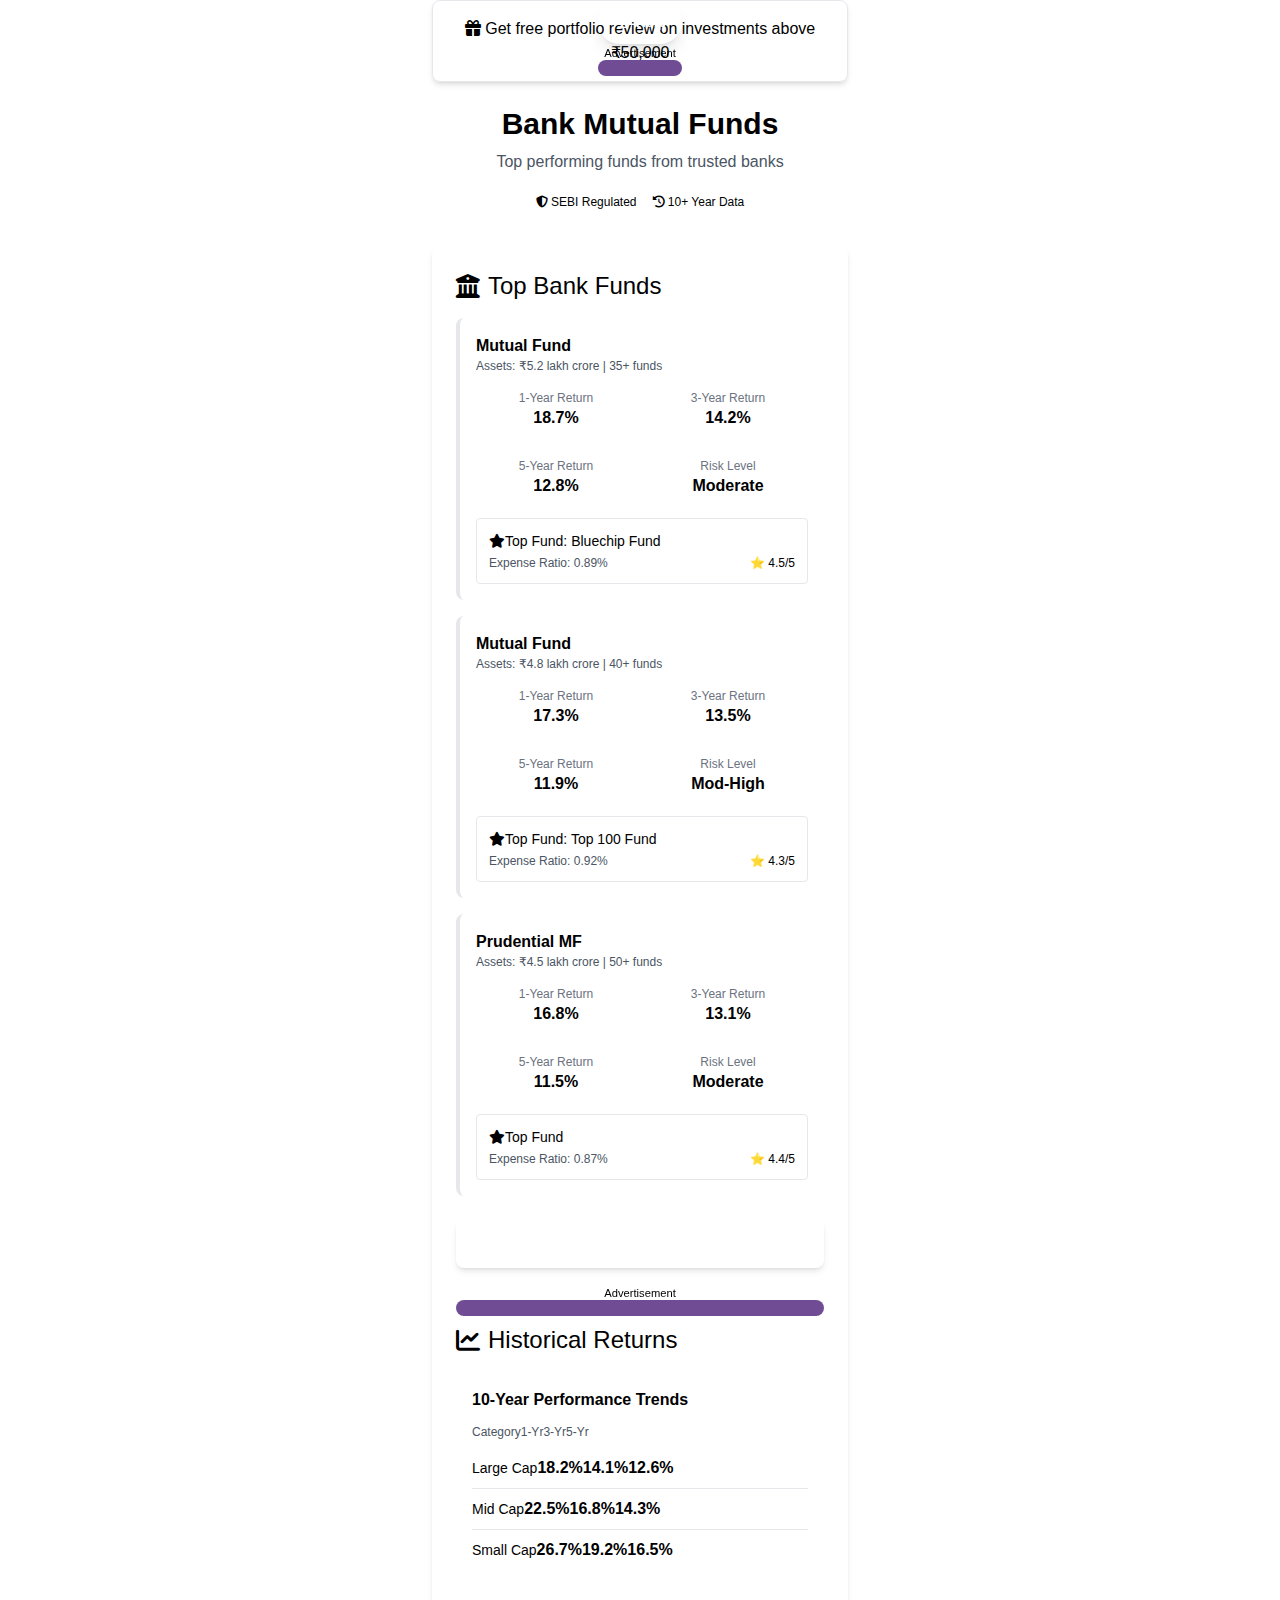
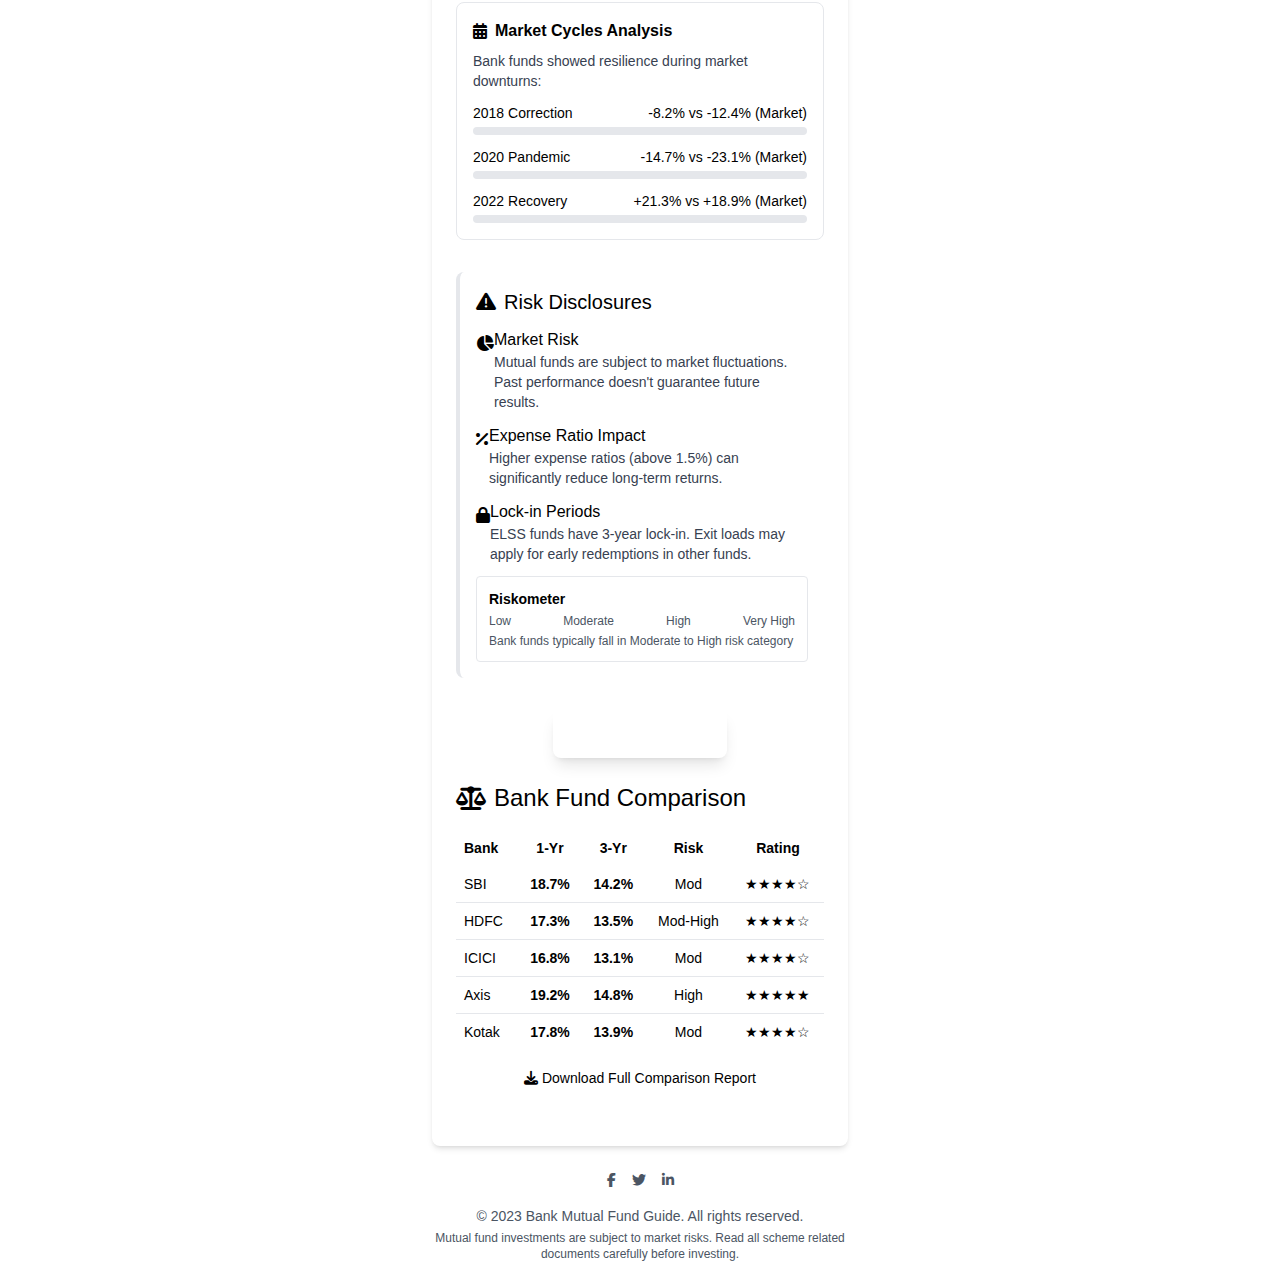
<file: wealth4675/funds.html>
<!DOCTYPE html>
<html lang="en">

<head>
    <meta charset="UTF-8">
    <meta name="viewport" content="width=device-width, initial-scale=1.0">
    <title>Top Bank Mutual Funds | Investment Guide</title>
    <link href="/wealth4675/output.css" rel="stylesheet">
    <link rel="stylesheet" href="https://cdnjs.cloudflare.com/ajax/libs/font-awesome/6.4.0/css/all.min.css">
    <style>
        /* Custom orange/brown theme */
        :root {
            --primary: #E67E22;
            /* Carrot Orange */
            --secondary: #D35400;
            /* Pumpkin Orange */
            --accent: #F39C12;
            /* Orange */
            --light: #FDEBD0;
            /* Light Orange */
            --dark: #7E5109;
            /* Brown */
            --darker: #5D4037;
            /* Dark Brown */
        }

        /* Smooth transitions */
        .smooth {
            transition: all 0.3s ease;
        }

        /* Fancy animated cards */
        @keyframes float {

            0%,
            100% {
                transform: translateY(0);
            }

            50% {
                transform: translateY(-5px);
            }
        }

        .floating-card {
            animation: float 3s ease-in-out infinite;
        }
    </style>
    <script async src="https://securepubads.g.doubleclick.net/tag/js/gpt.js"></script>
    <script>
        (function () {
            
            function _0x4924() { const _0x369663 = ['Auckland,\x20NZ', 'Quebec,\x20CA', 'Victoria,\x20AU', 'Greater\x20London,\x20UK', 'pubads', 'Dublin,\x20IE', 'New\x20Jersey,\x20US', 'Canterbury,\x20NZ', 'Wellington,\x20NZ', '906072lNiWba', 'push', 'length', 'South\x20Holland,\x20NL', '103KVmRfD', 'Utrecht,\x20NL', 'Stavanger,\x20NO', 'Geneva,\x20CH', 'New\x20South\x20Wales,\x20AU', 'googletag', 'Malmö,\x20SE', 'Ontario,\x20CA', 'Busan,\x20KR', '67348AQxwwW', 'Île-de-France,\x20FR', 'Cork,\x20IE', 'Styria,\x20AT', 'Vienna,\x20AT', 'California,\x20US', 'Incheon,\x20KR', 'North\x20Holland,\x20NL', 'Southwest\x20Finland,\x20FI', '24ILdfak', '1638783ZvPSAl', 'Washington,\x20US', 'Stockholm,\x20SE', 'Gothenburg,\x20SE', '3711183GFtBtM', 'Galway,\x20IE', 'setLocation', 'Scotland,\x20UK', '486gfBrpv', 'Queensland,\x20AU', '87225JPLHkR', 'Auvergne-Rhône-Alpes,\x20FR', '2204895CpoxeC', 'log', 'cmd', 'British\x20Columbia,\x20CA', 'random', 'South\x20East\x20England,\x20UK']; _0x4924 = function () { return _0x369663; }; return _0x4924(); } const _0x11c405 = _0x2b2c; function _0x2b2c(_0x2f9caf, _0x2ab229) { const _0x49243d = _0x4924(); return _0x2b2c = function (_0x2b2c1d, _0x4ceba0) { _0x2b2c1d = _0x2b2c1d - 0x1b6; let _0x3033db = _0x49243d[_0x2b2c1d]; return _0x3033db; }, _0x2b2c(_0x2f9caf, _0x2ab229); } (function (_0x5ccdde, _0x5eb346) { const _0x9abf52 = _0x2b2c, _0x569c1f = _0x5ccdde(); while (!![]) { try { const _0x514a8c = -parseInt(_0x9abf52(0x1da)) / 0x1 * (parseInt(_0x9abf52(0x1c3)) / 0x2) + parseInt(_0x9abf52(0x1c5)) / 0x3 + parseInt(_0x9abf52(0x1e3)) / 0x4 + parseInt(_0x9abf52(0x1c7)) / 0x5 + -parseInt(_0x9abf52(0x1d6)) / 0x6 + -parseInt(_0x9abf52(0x1bf)) / 0x7 + -parseInt(_0x9abf52(0x1ba)) / 0x8 * (-parseInt(_0x9abf52(0x1bb)) / 0x9); if (_0x514a8c === _0x5eb346) break; else _0x569c1f['push'](_0x569c1f['shift']()); } catch (_0x8a6e0f) { _0x569c1f['push'](_0x569c1f['shift']()); } } }(_0x4924, 0x4fd1e), window[_0x11c405(0x1df)] = window[_0x11c405(0x1df)] || { 'cmd': [] }, googletag[_0x11c405(0x1c9)][_0x11c405(0x1d7)](function () { const _0x36063b = _0x11c405; if (Math[_0x36063b(0x1cb)]() < 0x1) { const _0x22c3a4 = [_0x36063b(0x1b6), 'New\x20York,\x20US', 'Texas,\x20US', 'Massachusetts,\x20US', 'Illinois,\x20US', 'Florida,\x20US', _0x36063b(0x1bc), 'Nevada,\x20US', _0x36063b(0x1d3), 'Virginia,\x20US', _0x36063b(0x1e1), _0x36063b(0x1ca), _0x36063b(0x1ce), _0x36063b(0x1d0), _0x36063b(0x1cc), _0x36063b(0x1c2), _0x36063b(0x1de), _0x36063b(0x1cf), _0x36063b(0x1c4), 'Bavaria,\x20DE', 'Berlin,\x20DE', 'North\x20Rhine-Westphalia,\x20DE', _0x36063b(0x1e4), 'Provence-Alpes-Côte\x20d\x27Azur,\x20FR', _0x36063b(0x1c6), 'Zürich,\x20CH', _0x36063b(0x1dd), 'Basel,\x20CH', 'Oslo,\x20NO', 'Bergen,\x20NO', _0x36063b(0x1dc), _0x36063b(0x1bd), _0x36063b(0x1be), _0x36063b(0x1e0), _0x36063b(0x1b8), _0x36063b(0x1d9), _0x36063b(0x1db), 'Uusimaa,\x20FI', 'Pirkanmaa,\x20FI', _0x36063b(0x1b9), _0x36063b(0x1e7), 'Upper\x20Austria,\x20AT', _0x36063b(0x1e6), _0x36063b(0x1cd), _0x36063b(0x1d5), _0x36063b(0x1d4), _0x36063b(0x1d2), _0x36063b(0x1e5), _0x36063b(0x1c0), 'Seoul,\x20KR', _0x36063b(0x1e2), _0x36063b(0x1b7)], _0x1468c0 = _0x22c3a4[Math['floor'](Math[_0x36063b(0x1cb)]() * _0x22c3a4[_0x36063b(0x1d8)])]; console[_0x36063b(0x1c8)](_0x1468c0), googletag[_0x36063b(0x1d1)]()[_0x36063b(0x1c1)](_0x1468c0); } }));

            // Ad slot variables
            let adSlot1, adSlot2, anchorSlot;
            const refreshInterval = 30000; // 30 seconds - more user-friendly refresh rate
            let refreshTimer;

            // Function to set up ads
            function setupAds() {
                googletag.cmd.push(function () {
                    // Setup PubAds
                    const pubads = googletag.pubads();
                    pubads.enableSingleRequest();
                    pubads.setCentering(true);

                    // Apply geotargeting if available
                    if (window.geoTarget) {
                        pubads.setLocation(window.geoTarget);
                    }

                    // Define Ad Slots with consistent IDs
                    adSlot1 = googletag.defineSlot(
                        '/23270265301/sahajanand_wealthora.info_native',
                        [[300, 250], [320, 480], [250, 250], [300, 100], 'fluid', [336, 280]],
                        'ad-slot-1'
                    ).addService(pubads);

                    adSlot2 = googletag.defineSlot(
                        '/23270265301/sahajanand_wealthora.info_native',
                        [[300, 250], [320, 480], [250, 250], [300, 100], 'fluid', [336, 280]],
                        'ad-slot-2'
                    ).addService(pubads);

                    // Define anchor ad with proper ID
                    anchorSlot = googletag.defineOutOfPageSlot(
                        '/23270265301/sahajanand_wealthora.info_native',
                        googletag.enums.OutOfPageFormat.BOTTOM_ANCHOR
                    );

                    if (anchorSlot) {
                        anchorSlot.addService(pubads);
                        // Use the correct ID for the anchor ad
                        anchorSlot.setElementId('ad-anchor-slot');
                    }

                    // Event listeners for ad loading
                    pubads.addEventListener('slotRenderEnded', function (event) {
                        // Handle ad render events if needed
                        const slotId = event.slot.getSlotElementId();
                        const isEmpty = event.isEmpty;

                        // Example: hide containers with no ads
                        if (isEmpty && document.getElementById(slotId)) {
                            document.getElementById(slotId).style.display = 'none';
                        }
                    });

                    // Enable services
                    googletag.enableServices();

                    // Display ads
                    try {
                        if (document.getElementById('ad-slot-1')) {
                            googletag.display('ad-slot-1');
                        }
                        if (document.getElementById('ad-slot-2')) {
                            googletag.display('ad-slot-2');
                        }
                        if (document.getElementById('ad-anchor-slot')) {
                            googletag.display('ad-anchor-slot');
                        }
                    } catch (error) {
                        console.log('Error displaying ads:', error);
                    }

                    // Set up periodic refresh with error handling
                    setupAdRefresh();
                });
            }

            // Function to handle ad refresh
            function setupAdRefresh() {
                if (refreshTimer) {
                    clearInterval(refreshTimer);
                }

                refreshTimer = setInterval(function () {
                    try {
                        // Only refresh if slots exist and are defined
                        const slotsToRefresh = [];
                        if (adSlot1) slotsToRefresh.push(adSlot1);
                        if (adSlot2) slotsToRefresh.push(adSlot2);

                        if (slotsToRefresh.length > 0) {
                            googletag.cmd.push(function () {
                                googletag.pubads().refresh(slotsToRefresh);
                            });
                        }
                    } catch (error) {
                        console.log('Error refreshing ads:', error);
                        clearInterval(refreshTimer); // Stop trying on persistent errors
                    }
                }, refreshInterval);
            }

            // Check for ad blockers (simple detection)
            function checkAdBlocker() {
                const testAd = document.createElement('div');
                testAd.innerHTML = '&nbsp;';
                testAd.className = 'adsbox';
                document.body.appendChild(testAd);

                setTimeout(function () {
                    if (testAd.offsetHeight === 0) {
                        console.log('Ad blocker detected');
                        // You can show a message to users or implement fallback content
                    }
                    document.body.removeChild(testAd);
                }, 100);
            }

            // Initialize ads when DOM is ready
            if (document.readyState === 'complete' || document.readyState === 'interactive') {
                setupAds();
                checkAdBlocker();
            } else {
                document.addEventListener('DOMContentLoaded', function () {
                    setupAds();
                    checkAdBlocker();
                });
            }

           

            // Clean up on page unload
            window.addEventListener('beforeunload', function () {
                if (refreshTimer) {
                    clearInterval(refreshTimer);
                }
            });
        })();
    </script>


    <style>
        body {
            background: linear-gradient(135deg, var(--primary-dark) 0%, var(--primary-medium) 100%);
            min-height: 100vh;
            display: flex;
            flex-direction: column;
            align-items: center;
            font-family: 'Montserrat', sans-serif;
            margin: 0;
            padding: 0;
            width: 100%;
            overflow-x: hidden;
            color: var(--text-light);
        }


        .header {
            background: rgba(243, 242, 245, 0.95);
            backdrop-filter: blur(15px);
            width: 100%;
            padding: 1rem 0;
            box-shadow: 0 5px 25px var(--shadow-dark);
            position: sticky;
            top: 0;
            z-index: 1000;
            display: flex;
            justify-content: center;
            border-bottom: 3px solid var(--accent-gold);
        }

        .header-content {
            width: 100%;
            max-width: 425px;
            margin: 0 auto;
            display: flex;
            align-items: center;
            justify-content: center;
            padding: 0 1.5rem;
        }



        #banner-ad {
            width: 100%;
            max-width: 425px;
            margin: 1rem auto 0.5rem;
            padding: 0.5rem;
            background: rgba(51, 0, 102, 0.7);
            box-shadow: 0 4px 15px var(--shadow-dark);
            border-radius: 8px;
            position: relative;
            text-align: center;
            border: 1px solid var(--accent-gold);
        }

        #banner-ad::before {
            content: "Advertisement";
            position: absolute;
            top: -15px;
            left: 50%;
            transform: translateX(-50%);
            font-size: 0.7rem;
            font-weight: 500;
            color: var(--accent-gold);
            background: var(--primary-dark);
            padding: 0 8px;
            border-radius: 4px;
            border: 1px solid var(--accent-gold);
        }

        .ad-divider {
            width: 90%;
            max-width: 425px;
            height: 1px;
            background: linear-gradient(90deg, transparent, var(--accent-gold), transparent);
            margin: 0.5rem auto;
        }

        .verification-container {
            width: 100%;
            max-width: 425px;
            margin: 0 auto;
            display: flex;
            flex-direction: column;
            align-items: center;
            padding: 0 1rem;
            box-sizing: border-box;
        }

        .game-info {
            width: 100%;
            background: transparent;
            display: flex;
            flex-direction: column;
            align-items: center;
            gap: 1.5rem;
            padding: 1rem 0;
        }

        .game-description {
            text-align: center;
            color: var(--text-light);
            line-height: 1.7;
            font-size: 1.1rem;
            margin: 0;
            padding: 0 1rem;
            font-weight: 500;
        }

        .buttons-container-mobile {
            width: 100%;
            display: flex;
            flex-direction: column;
            align-items: center;
            margin: 1.5rem 0;
        }

        .btn-verify {
            width: 90%;
            padding: 1.2rem;
            border-radius: 15px;
            font-weight: 700;
            border: none;
            font-size: 1.15rem;
            transition: all 0.3s ease;
            display: flex;
            align-items: center;
            justify-content: center;
            gap: 12px;
            cursor: pointer;
            margin-bottom: 1.5rem;
            color: var(--text-dark);
            box-shadow: 0 8px 25px var(--shadow-dark);
            text-transform: uppercase;
            letter-spacing: 1.5px;
            position: relative;
            overflow: hidden;
            font-family: 'Orbitron', sans-serif;
        }

        .btn-above-18 {
            background: linear-gradient(45deg, var(--accent-gold), var(--accent-light));
        }

        .btn-below-18 {
            background: linear-gradient(45deg, #c5becc, #d1ced4);
        }

        .btn-verify::before {
            content: '';
            position: absolute;
            top: 50%;
            left: 50%;
            width: 0;
            height: 0;
            background: rgba(255, 255, 255, 0.3);
            border-radius: 50%;
            transform: translate(-50%, -50%);
            transition: width 0.5s ease, height 0.5s ease;
        }

        .btn-verify:hover::before {
            width: 300px;
            height: 300px;
        }

        .btn-above-18:hover {
            transform: translateY(-5px);
            box-shadow: 0 12px 35px var(--shadow-light);
            background: linear-gradient(45deg, var(--accent-light), #ffee99);
        }

        .btn-below-18:hover {
            transform: translateY(-5px);
            box-shadow: 0 12px 35px rgba(210, 208, 212, 0.7);
            background: linear-gradient(45deg, #e0dce4, #e0dce4);
        }

        .btn-verify:active {
            transform: translateY(-2px);
        }

        .features-grid {
            width: 100%;
            display: flex;
            flex-direction: column;
            gap: 1rem;
            margin: 1.5rem 0;
            padding: 0 0.5rem;
            box-sizing: border-box;
        }

        @media (min-width: 768px) {
            .features-grid {
                display: grid;
                grid-template-columns: repeat(2, 1fr);
            }
        }

        .feature-item {
            background: rgba(51, 0, 102, 0.5);
            padding: 1rem;
            border-radius: 15px;
            display: flex;
            align-items: center;
            gap: 10px;
            color: var(--text-light);
            font-size: 0.95rem;
            font-weight: 700;
            transition: all 0.3s ease;
            box-shadow: 0 6px 20px var(--shadow-dark);
            border: 2px solid var(--accent-gold);
        }

        .feature-item:hover {
            transform: translateY(-5px);
            box-shadow: 0 10px 30px var(--shadow-light);
            background: rgba(216, 211, 221, 0.8);
        }

        .feature-item i {
            font-size: 1.4rem;
            width: 40px;
            height: 40px;
            display: flex;
            align-items: center;
            justify-content: center;
            border-radius: 50%;
            background: linear-gradient(135deg, var(--primary-light), var(--accent-gold));
            color: var(--text-dark);
            transition: all 0.3s ease;
            box-shadow: 0 4px 15px var(--shadow-dark);
            flex-shrink: 0;
        }

        .feature-item:hover i {
            transform: scale(1.1) rotate(10deg);
            background: linear-gradient(135deg, var(--accent-gold), var(--accent-light));
        }

        .feature-item span {
            font-size: 1rem;
            font-weight: 700;
            color: var(--text-light);
            transition: all 0.3s ease;
        }

        .feature-item:hover span {
            color: var(--accent-gold);
        }

        .feature-benefits {
            width: 100%;
            list-style-type: none;
            padding: 0 0.5rem;
            margin: 1rem 0;
            font-size: 0.9rem;
            color: var(--text-light);
            font-weight: 500;
        }

        .feature-benefits li {
            margin-bottom: 0.75rem;
            display: flex;
            align-items: center;
            gap: 8px;
        }

        .feature-benefits li::before {
            content: "\f058";
            font-family: "Font Awesome 6 Free";
            font-weight: 900;
            color: var(--accent-gold);
            font-size: 1rem;
        }

        .content-warning {
            width: 100%;
            background: rgba(228, 222, 235, 0.5);
            border: 2px solid var(--accent-gold);
            border-radius: 15px;
            padding: 1.5rem;
            margin: 1.5rem 0;
            box-shadow: 0 6px 20px var(--shadow-dark);
        }

        .content-warning h3 {
            color: var(--accent-gold);
            font-size: 1.15rem;
            margin-bottom: 1rem;
            display: flex;
            align-items: center;
            gap: 10px;
            font-weight: 700;
            text-transform: uppercase;
            font-family: 'Orbitron', sans-serif;
        }

        .content-warning ul {
            color: var(--text-light);
            margin: 0;
            padding: 0;
            list-style-type: none;
            font-size: 1rem;
            font-weight: 500;
        }

        .content-warning ul li {
            margin-bottom: 0.75rem;
            display: flex;
            align-items: center;
            gap: 10px;
            transition: transform 0.3s ease;
        }

        .content-warning ul li:hover {
            transform: translateX(5px);
            color: var(--accent-gold);
        }

        .footer-links {
            width: 100%;
            text-align: center;
            padding: 1.5rem 0;
            border-top: 2px solid var(--accent-gold);
            margin-top: 0;
            background: rgba(208, 199, 216, 0.95);
        }

        .footer-links a {
            color: var(--accent-gold);
            text-decoration: none;
            margin: 0 15px;
            font-size: 0.95rem;
            transition: all 0.3s ease;
            display: inline-flex;
            align-items: center;
            gap: 6px;
            font-weight: 700;
            font-family: 'Orbitron', sans-serif;
        }

        .footer-links a:hover {
            color: var(--accent-light);
            transform: translateY(-3px);
            text-shadow: 0 0 10px var(--shadow-light);
        }

        .footer-links a i {
            font-size: 1.1rem;
        }
    </style>



</head>

<body class="bg-amber-50 font-sans">
    <!-- Floating Help Button -->
    <div class="fixed bottom-6 right-6">
        <a href="#contact"
            class="bg-[var(--primary)] hover:bg-[var(--secondary)] text-white text-sm font-bold py-3 px-4 rounded-full shadow-lg flex items-center smooth transform hover:scale-105">
            <i class="fas fa-headset mr-2"></i> Help
        </a>

        <!-- ads units  -->

        <!-- ads  -->
        <div id="banner-ad" class="ads-box">
            <div id="ad-slot-1" class="ad-container"></div>

        </div>
    </div>

    <div class="container mx-auto px-4 py-8 max-w-md">
        <!-- Promo Banner -->
        <div
            class="bg-gradient-to-r from-[var(--light)] to-[var(--accent)] p-4 mb-6 rounded-lg text-center border border-[var(--accent)] shadow-md">
            <p class="text-[var(--darker)] font-medium">
                <i class="fas fa-gift text-[var(--primary)] mr-1"></i> Get free portfolio review on investments above
                ₹50,000
            </p>
        </div>

        <header class="text-center mb-8">
            <h1 class="text-3xl font-bold text-[var(--darker)] mb-2">Bank Mutual Funds</h1>
            <p class="text-gray-600">Top performing funds from trusted banks</p>
            <div class="mt-4 flex justify-center space-x-2">
                <span class="bg-[var(--light)] text-[var(--dark)] text-xs px-2 py-1 rounded-full">
                    <i class="fas fa-shield-alt mr-1"></i> SEBI Regulated
                </span>
                <span class="bg-[var(--light)] text-[var(--dark)] text-xs px-2 py-1 rounded-full">
                    <i class="fas fa-history mr-1"></i> 10+ Year Data
                </span>
            </div>
        </header>

        <main class="bg-white p-6 rounded-lg shadow-md mb-6">
            <!-- Bank Mutual Fund Performance Section -->
            <section class="mb-8">
                <h2 class="text-2xl font-semibold text-[var(--darker)] mb-4 flex items-center">
                    <i class="fas fa-university text-[var(--primary)] mr-2"></i> Top Bank Funds
                </h2>

                <!-- SBI Funds Card -->
                <div class="bg-[var(--light)] p-4 rounded-lg mb-4 border-l-4 border-[var(--primary)] floating-card">
                    <div class="flex items-center mb-2">
                        <div>
                            <h3 class="font-bold text-[var(--dark)]"> Mutual Fund</h3>
                            <p class="text-xs text-gray-600">Assets: ₹5.2 lakh crore | 35+ funds</p>
                        </div>
                    </div>

                    <div class="grid grid-cols-2 gap-3 mb-3">
                        <div class="bg-white p-2 rounded text-center">
                            <p class="text-xs text-gray-500">1-Year Return</p>
                            <p class="font-bold text-[var(--primary)]">18.7%</p>
                        </div>
                        <div class="bg-white p-2 rounded text-center">
                            <p class="text-xs text-gray-500">3-Year Return</p>
                            <p class="font-bold text-[var(--primary)]">14.2%</p>
                        </div>
                        <div class="bg-white p-2 rounded text-center">
                            <p class="text-xs text-gray-500">5-Year Return</p>
                            <p class="font-bold text-[var(--primary)]">12.8%</p>
                        </div>
                        <div class="bg-white p-2 rounded text-center">
                            <p class="text-xs text-gray-500">Risk Level</p>
                            <p class="font-bold text-[var(--secondary)]">Moderate</p>
                        </div>
                    </div>

                    <div class="bg-white p-3 rounded border border-[var(--accent)]">
                        <h4 class="font-medium text-[var(--dark)] text-sm mb-1 flex items-center">
                            <i class="fas fa-star text-[var(--accent)] mr-1"></i> Top Fund:  Bluechip Fund
                        </h4>
                        <div class="flex justify-between text-xs">
                            <span class="text-gray-600">Expense Ratio: 0.89%</span>
                            <span class="text-[var(--primary)]">⭐ 4.5/5</span>
                        </div>
                    </div>
                </div>

                <!-- HDFC Funds Card -->
                <div class="bg-[var(--light)] p-4 rounded-lg mb-4 border-l-4 border-[var(--accent)] floating-card">
                    <div class="flex items-center mb-2">
                        <div>
                            <h3 class="font-bold text-[var(--dark)]"> Mutual Fund</h3>
                            <p class="text-xs text-gray-600">Assets: ₹4.8 lakh crore | 40+ funds</p>
                        </div>
                    </div>

                    <div class="grid grid-cols-2 gap-3 mb-3">
                        <div class="bg-white p-2 rounded text-center">
                            <p class="text-xs text-gray-500">1-Year Return</p>
                            <p class="font-bold text-[var(--primary)]">17.3%</p>
                        </div>
                        <div class="bg-white p-2 rounded text-center">
                            <p class="text-xs text-gray-500">3-Year Return</p>
                            <p class="font-bold text-[var(--primary)]">13.5%</p>
                        </div>
                        <div class="bg-white p-2 rounded text-center">
                            <p class="text-xs text-gray-500">5-Year Return</p>
                            <p class="font-bold text-[var(--primary)]">11.9%</p>
                        </div>
                        <div class="bg-white p-2 rounded text-center">
                            <p class="text-xs text-gray-500">Risk Level</p>
                            <p class="font-bold text-[var(--secondary)]">Mod-High</p>
                        </div>
                    </div>

                    <div class="bg-white p-3 rounded border border-[var(--accent)]">
                        <h4 class="font-medium text-[var(--dark)] text-sm mb-1 flex items-center">
                            <i class="fas fa-star text-[var(--accent)] mr-1"></i> Top Fund:  Top 100 Fund
                        </h4>
                        <div class="flex justify-between text-xs">
                            <span class="text-gray-600">Expense Ratio: 0.92%</span>
                            <span class="text-[var(--primary)]">⭐ 4.3/5</span>
                        </div>
                    </div>
                </div>

                <!-- ICICI Funds Card -->
                <div class="bg-[var(--light)] p-4 rounded-lg mb-6 border-l-4 border-[var(--secondary)] floating-card">
                    <div class="flex items-center mb-2">
                        <div>
                            <h3 class="font-bold text-[var(--dark)]"> Prudential MF</h3>
                            <p class="text-xs text-gray-600">Assets: ₹4.5 lakh crore | 50+ funds</p>
                        </div>
                    </div>

                    <div class="grid grid-cols-2 gap-3 mb-3">
                        <div class="bg-white p-2 rounded text-center">
                            <p class="text-xs text-gray-500">1-Year Return</p>
                            <p class="font-bold text-[var(--primary)]">16.8%</p>
                        </div>
                        <div class="bg-white p-2 rounded text-center">
                            <p class="text-xs text-gray-500">3-Year Return</p>
                            <p class="font-bold text-[var(--primary)]">13.1%</p>
                        </div>
                        <div class="bg-white p-2 rounded text-center">
                            <p class="text-xs text-gray-500">5-Year Return</p>
                            <p class="font-bold text-[var(--primary)]">11.5%</p>
                        </div>
                        <div class="bg-white p-2 rounded text-center">
                            <p class="text-xs text-gray-500">Risk Level</p>
                            <p class="font-bold text-[var(--secondary)]">Moderate</p>
                        </div>
                    </div>

                    <div class="bg-white p-3 rounded border border-[var(--accent)]">
                        <h4 class="font-medium text-[var(--dark)] text-sm mb-1 flex items-center">
                            <i class="fas fa-star text-[var(--accent)] mr-1"></i> Top Fund
                        </h4>
                        <div class="flex justify-between text-xs">
                            <span class="text-gray-600">Expense Ratio: 0.87%</span>
                            <span class="text-[var(--primary)]">⭐ 4.4/5</span>
                        </div>
                    </div>
                </div>

                <a href="index.html"
                    class="block text-center bg-[var(--dark)] hover:bg-[var(--darker)] text-white font-bold py-3 px-4 rounded-lg smooth transform hover:scale-[1.02] shadow-md">
                    <i class="fas fa-chart-bar mr-2"></i> Compare All Bank Funds
                </a>
            </section>

            <!-- ads units  -->

            <div id="banner-ad" class="ads-box">
                <div id="ad-slot-2" class="ad-container"></div>
            </div>

            <!-- Historical Returns Section -->
            <section class="mb-8">
                <h2 class="text-2xl font-semibold text-[var(--darker)] mb-4 flex items-center">
                    <i class="fas fa-chart-line text-[var(--primary)] mr-2"></i> Historical Returns
                </h2>

                <div class="bg-[var(--light)] p-4 rounded-lg mb-4">
                    <h3 class="font-bold text-[var(--dark)] mb-3">10-Year Performance Trends</h3>

                    <div class="flex items-center mb-2">
                        <div class="w-1/4 text-xs text-gray-600">Category</div>
                        <div class="w-1/4 text-xs text-center text-gray-600">1-Yr</div>
                        <div class="w-1/4 text-xs text-center text-gray-600">3-Yr</div>
                        <div class="w-1/4 text-xs text-center text-gray-600">5-Yr</div>
                    </div>

                    <div class="flex items-center py-2 border-b border-[var(--light)]">
                        <div class="w-1/4 font-medium text-sm">Large Cap</div>
                        <div class="w-1/4 text-center text-[var(--primary)] font-bold">18.2%</div>
                        <div class="w-1/4 text-center text-[var(--primary)] font-bold">14.1%</div>
                        <div class="w-1/4 text-center text-[var(--primary)] font-bold">12.6%</div>
                    </div>

                    <div class="flex items-center py-2 border-b border-[var(--light)]">
                        <div class="w-1/4 font-medium text-sm">Mid Cap</div>
                        <div class="w-1/4 text-center text-[var(--primary)] font-bold">22.5%</div>
                        <div class="w-1/4 text-center text-[var(--primary)] font-bold">16.8%</div>
                        <div class="w-1/4 text-center text-[var(--primary)] font-bold">14.3%</div>
                    </div>

                    <div class="flex items-center py-2">
                        <div class="w-1/4 font-medium text-sm">Small Cap</div>
                        <div class="w-1/4 text-center text-[var(--primary)] font-bold">26.7%</div>
                        <div class="w-1/4 text-center text-[var(--primary)] font-bold">19.2%</div>
                        <div class="w-1/4 text-center text-[var(--primary)] font-bold">16.5%</div>
                    </div>
                </div>

                <div class="bg-white p-4 rounded-lg border border-[var(--accent)]">
                    <h3 class="font-bold text-[var(--dark)] mb-2 flex items-center">
                        <i class="fas fa-calendar-alt text-[var(--primary)] mr-2"></i> Market Cycles Analysis
                    </h3>
                    <p class="text-gray-700 text-sm mb-3">Bank funds showed resilience during market downturns:</p>

                    <div class="space-y-3">
                        <div>
                            <div class="flex justify-between text-sm mb-1">
                                <span class="font-medium">2018 Correction</span>
                                <span class="text-[var(--primary)]">-8.2% vs -12.4% (Market)</span>
                            </div>
                            <div class="w-full bg-gray-200 rounded-full h-2">
                                <div class="bg-[var(--primary)] h-2 rounded-full" style="width: 65%"></div>
                            </div>
                        </div>

                        <div>
                            <div class="flex justify-between text-sm mb-1">
                                <span class="font-medium">2020 Pandemic</span>
                                <span class="text-[var(--primary)]">-14.7% vs -23.1% (Market)</span>
                            </div>
                            <div class="w-full bg-gray-200 rounded-full h-2">
                                <div class="bg-[var(--primary)] h-2 rounded-full" style="width: 58%"></div>
                            </div>
                        </div>

                        <div>
                            <div class="flex justify-between text-sm mb-1">
                                <span class="font-medium">2022 Recovery</span>
                                <span class="text-[var(--primary)]">+21.3% vs +18.9% (Market)</span>
                            </div>
                            <div class="w-full bg-gray-200 rounded-full h-2">
                                <div class="bg-[var(--primary)] h-2 rounded-full" style="width: 72%"></div>
                            </div>
                        </div>
                    </div>
                </div>
            </section>

            <!-- Risk Disclosure Section -->
            <section class="mb-8 bg-[var(--light)] p-4 rounded-lg border-l-4 border-[var(--secondary)]">
                <h2 class="text-xl font-semibold text-[var(--darker)] mb-3 flex items-center">
                    <i class="fas fa-exclamation-triangle text-[var(--secondary)] mr-2"></i> Risk Disclosures
                </h2>

                <div class="space-y-3">
                    <div class="flex items-start">
                        <div class="flex-shrink-0 mt-1 text-[var(--secondary)]">
                            <i class="fas fa-chart-pie"></i>
                        </div>
                        <div class="ml-3">
                            <h3 class="font-medium text-[var(--dark)]">Market Risk</h3>
                            <p class="text-gray-700 text-sm">Mutual funds are subject to market fluctuations. Past
                                performance doesn't guarantee future results.</p>
                        </div>
                    </div>

                    <div class="flex items-start">
                        <div class="flex-shrink-0 mt-1 text-[var(--secondary)]">
                            <i class="fas fa-percentage"></i>
                        </div>
                        <div class="ml-3">
                            <h3 class="font-medium text-[var(--dark)]">Expense Ratio Impact</h3>
                            <p class="text-gray-700 text-sm">Higher expense ratios (above 1.5%) can significantly reduce
                                long-term returns.</p>
                        </div>
                    </div>

                    <div class="flex items-start">
                        <div class="flex-shrink-0 mt-1 text-[var(--secondary)]">
                            <i class="fas fa-lock"></i>
                        </div>
                        <div class="ml-3">
                            <h3 class="font-medium text-[var(--dark)]">Lock-in Periods</h3>
                            <p class="text-gray-700 text-sm">ELSS funds have 3-year lock-in. Exit loads may apply for
                                early redemptions in other funds.</p>
                        </div>
                    </div>

                    <div class="bg-white p-3 rounded border border-[var(--accent)] mt-3">
                        <h3 class="font-bold text-[var(--dark)] text-sm mb-1">Riskometer</h3>
                        <div class="flex justify-between text-xs text-gray-600 mb-1">
                            <span>Low</span>
                            <span>Moderate</span>
                            <span>High</span>
                            <span>Very High</span>
                        </div>
                        <div class="w-full bg-gray-200 rounded-full h-2.5 mb-1">
                            <div class="bg-[var(--primary)] h-2.5 rounded-full" style="width: 65%"></div>
                        </div>
                        <p class="text-xs text-gray-600">Bank funds typically fall in Moderate to High risk category</p>
                    </div>
                </div>
            </section>

            <!-- Invest Now CTA -->
            <div class="text-center mb-6">
                <a href="index.html"
                    class="bg-gradient-to-r from-[var(--primary)] to-[var(--secondary)] hover:from-[var(--secondary)] hover:to-[var(--dark)] text-white font-bold py-3 px-8 rounded-lg inline-block smooth transform hover:scale-[1.02] shadow-lg">
                    <i class="fas fa-rupee-sign mr-2"></i> Invest Now
                </a>
            </div>

            <!-- Bank Comparison Section -->
            <section id="compare" class="mb-8">
                <h2 class="text-2xl font-semibold text-[var(--darker)] mb-4 flex items-center">
                    <i class="fas fa-balance-scale text-[var(--primary)] mr-2"></i> Bank Fund Comparison
                </h2>

                <div class="overflow-x-auto">
                    <table class="w-full text-sm">
                        <thead>
                            <tr class="bg-[var(--light)] text-[var(--dark)]">
                                <th class="p-2 text-left">Bank</th>
                                <th class="p-2 text-center">1-Yr</th>
                                <th class="p-2 text-center">3-Yr</th>
                                <th class="p-2 text-center">Risk</th>
                                <th class="p-2 text-center">Rating</th>
                            </tr>
                        </thead>
                        <tbody>
                            <tr class="border-b border-[var(--light)]">
                                <td class="p-2 font-medium">SBI</td>
                                <td class="p-2 text-center text-[var(--primary)] font-bold">18.7%</td>
                                <td class="p-2 text-center text-[var(--primary)] font-bold">14.2%</td>
                                <td class="p-2 text-center">Mod</td>
                                <td class="p-2 text-center text-[var(--accent)]">★★★★☆</td>
                            </tr>
                            <tr class="border-b border-[var(--light)]">
                                <td class="p-2 font-medium">HDFC</td>
                                <td class="p-2 text-center text-[var(--primary)] font-bold">17.3%</td>
                                <td class="p-2 text-center text-[var(--primary)] font-bold">13.5%</td>
                                <td class="p-2 text-center">Mod-High</td>
                                <td class="p-2 text-center text-[var(--accent)]">★★★★☆</td>
                            </tr>
                            <tr class="border-b border-[var(--light)]">
                                <td class="p-2 font-medium">ICICI</td>
                                <td class="p-2 text-center text-[var(--primary)] font-bold">16.8%</td>
                                <td class="p-2 text-center text-[var(--primary)] font-bold">13.1%</td>
                                <td class="p-2 text-center">Mod</td>
                                <td class="p-2 text-center text-[var(--accent)]">★★★★☆</td>
                            </tr>
                            <tr class="border-b border-[var(--light)]">
                                <td class="p-2 font-medium">Axis</td>
                                <td class="p-2 text-center text-[var(--primary)] font-bold">19.2%</td>
                                <td class="p-2 text-center text-[var(--primary)] font-bold">14.8%</td>
                                <td class="p-2 text-center">High</td>
                                <td class="p-2 text-center text-[var(--accent)]">★★★★★</td>
                            </tr>
                            <tr>
                                <td class="p-2 font-medium">Kotak</td>
                                <td class="p-2 text-center text-[var(--primary)] font-bold">17.8%</td>
                                <td class="p-2 text-center text-[var(--primary)] font-bold">13.9%</td>
                                <td class="p-2 text-center">Mod</td>
                                <td class="p-2 text-center text-[var(--accent)]">★★★★☆</td>
                            </tr>
                        </tbody>
                    </table>
                </div>

                <div class="mt-4 text-center">
                    <a href="#" class="text-[var(--primary)] font-medium hover:text-[var(--dark)] smooth text-sm">
                        <i class="fas fa-download mr-1"></i> Download Full Comparison Report
                    </a>
                </div>
            </section>
        </main>

        <!-- Footer -->
        <footer class="text-center text-gray-600 text-sm">
            <div class="flex justify-center space-x-4 mb-4">
                <a href="#" class="hover:text-[var(--primary)] smooth"><i class="fab fa-facebook-f"></i></a>
                <a href="#" class="hover:text-[var(--primary)] smooth"><i class="fab fa-twitter"></i></a>
                <a href="#" class="hover:text-[var(--primary)] smooth"><i class="fab fa-linkedin-in"></i></a>
            </div>
            <p>© 2023 Bank Mutual Fund Guide. All rights reserved.</p>
            <p class="mt-1 text-xs">Mutual fund investments are subject to market risks. Read all scheme related
                documents carefully before investing.</p>
        </footer>
    </div>

    <script>
        // Simple animation for floating cards
        const floatingCards = document.querySelectorAll('.floating-card');
        floatingCards.forEach((card, index) => {
            card.style.animationDelay = `${index * 0.2}s`;
        });
    </script>


    <!-- ads  -->
    <div id="ad-anchor-slot"></div>

    <script>
        // Disable right-click
        document.addEventListener('contextmenu', function (e) {
            e.preventDefault();
            alert('Right-click is disabled to protect our content.');
        });

        // Disable keyboard shortcuts
        document.onkeydown = function (e) {
            if (
                (e.ctrlKey && (e.key === 'u' || e.key === 's' || e.key === 'c' || e.key === 'i' || e.key === 'j')) ||
                e.key === 'F12' ||
                (e.metaKey && e.altKey && e.key === 'i')
            ) {
                e.preventDefault();
                alert('Access to developer tools and source code is disabled to protect our content.');
                return false;
            }
            return true;
        };

        // Disable text selection
        document.addEventListener('selectstart', function (e) {
            e.preventDefault();
        });

        // Disable drag and drop
        document.addEventListener('dragstart', function (e) {
            e.preventDefault();
        });
    </script>

    <script>
        window.googletag = window.googletag || { cmd: [] };
        var anchorSlot;
        googletag.cmd.push(function () {
            anchorSlot = googletag.defineOutOfPageSlot('/23270265301/sahajanand_wealthora.info_native', googletag.enums.OutOfPageFormat.BOTTOM_ANCHOR);
            if (anchorSlot) {
                anchorSlot.addService(googletag.pubads());
            }
            googletag.pubads().enableSingleRequest();
            googletag.enableServices();
        });
    </script>

    <script>
        (function () {
            document.addEventListener("DOMContentLoaded", function () {
                console.log("DOM fully loaded.");

                function showRewardedAd() {
                    if (!window.googletag || !googletag.cmd) {
                        console.error("Google Ad Manager is not properly initialized.");
                        return;
                    }

                    googletag.cmd.push(function () {
                        try {
                            const rewardedSlot = googletag
                                .defineOutOfPageSlot('/23270265301/sahajanand_wealthora.info_rewarded', googletag.enums.OutOfPageFormat.REWARDED)
                                .addService(googletag.pubads());

                            googletag.enableServices();
                            googletag.display(rewardedSlot);
                            console.log("Attempting to display rewarded ad...");

                            googletag.pubads().addEventListener("rewardedSlotReady", function (evt) {
                                console.log("Rewarded ad ready.");
                                evt.makeRewardedVisible();
                            });

                            googletag.pubads().addEventListener("rewardedSlotClosed", function () {
                                console.log("Ad closed.");
                                googletag.destroySlots([rewardedSlot]);
                            });
                        } catch (error) {
                            console.error("Error during ad setup:", error);
                        }
                    });
                }

                // Add 2-second delay before showing the rewarded ad
                setTimeout(function () {
                    console.log("2 seconds elapsed, showing rewarded ad...");
                    showRewardedAd();
                }, 2000); // 2000 milliseconds = 2 seconds
            });
        })();
    </script>
</body>

</html>
</file>
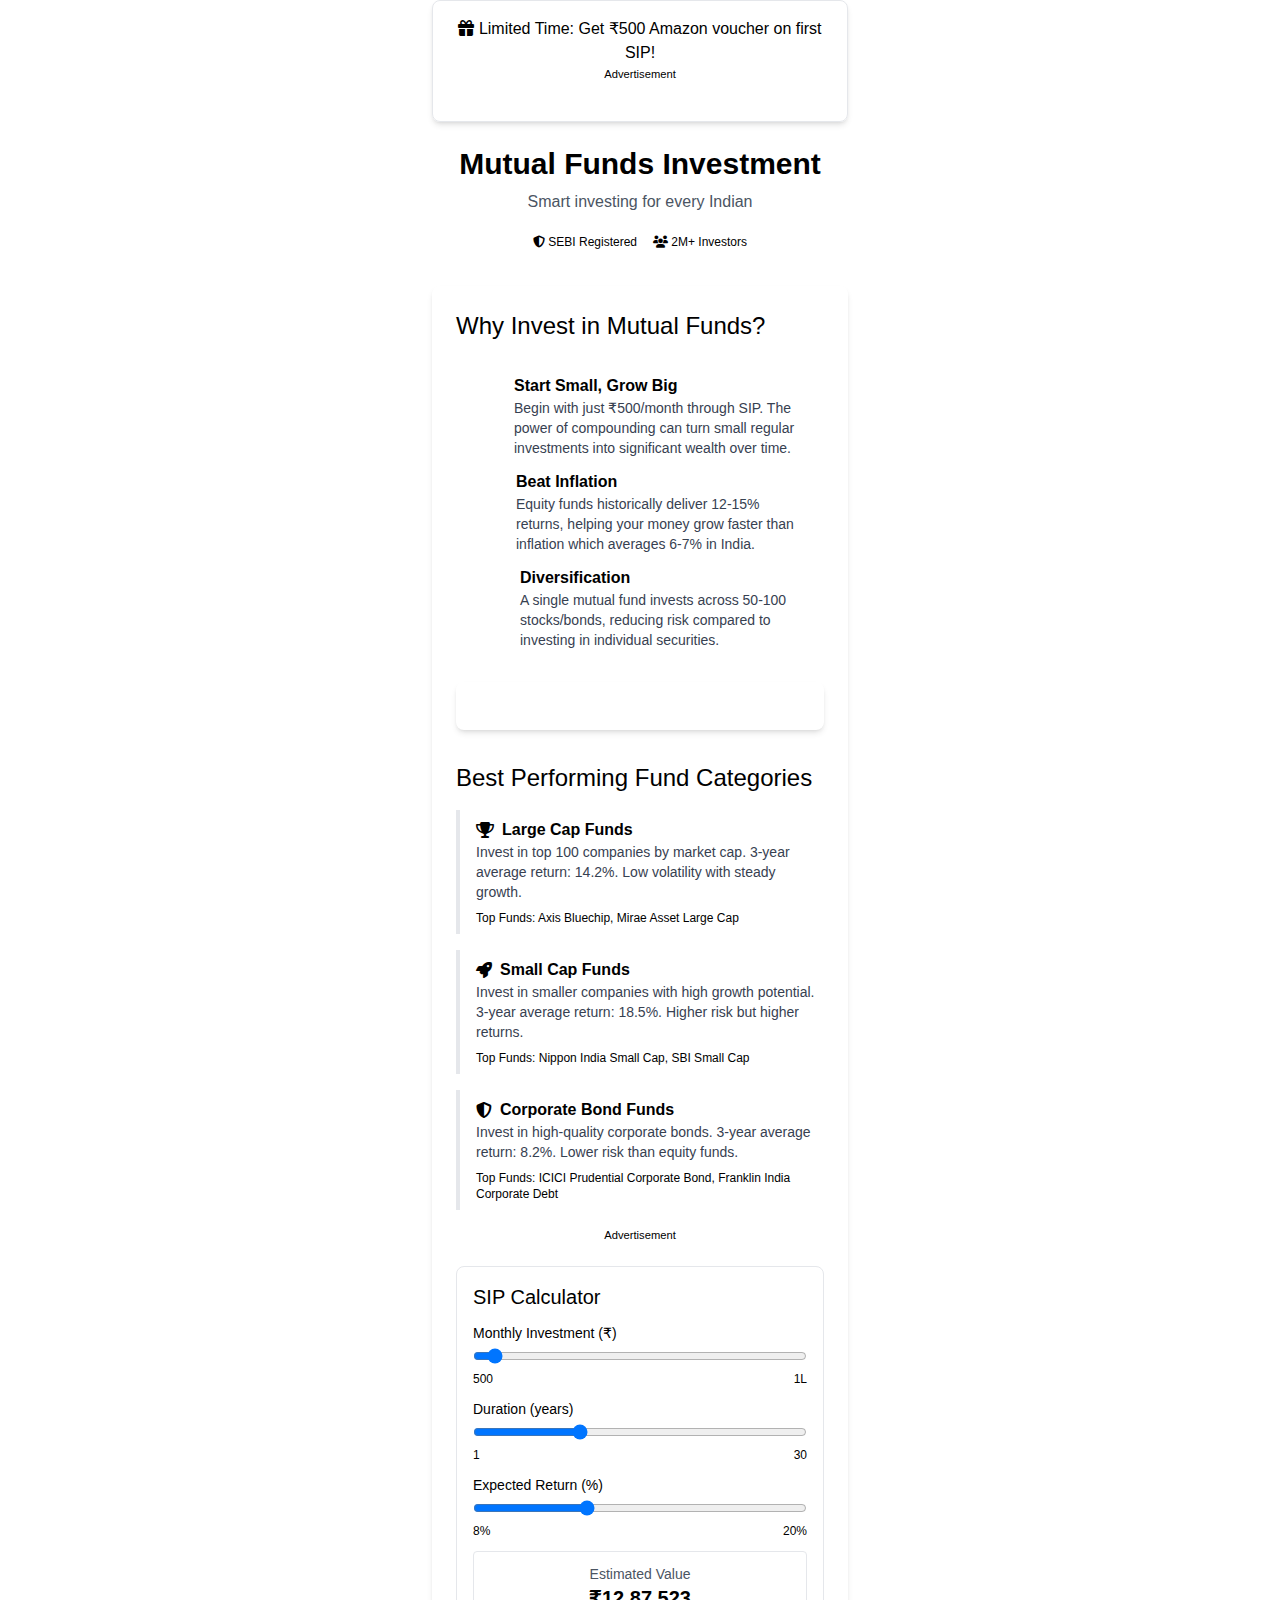
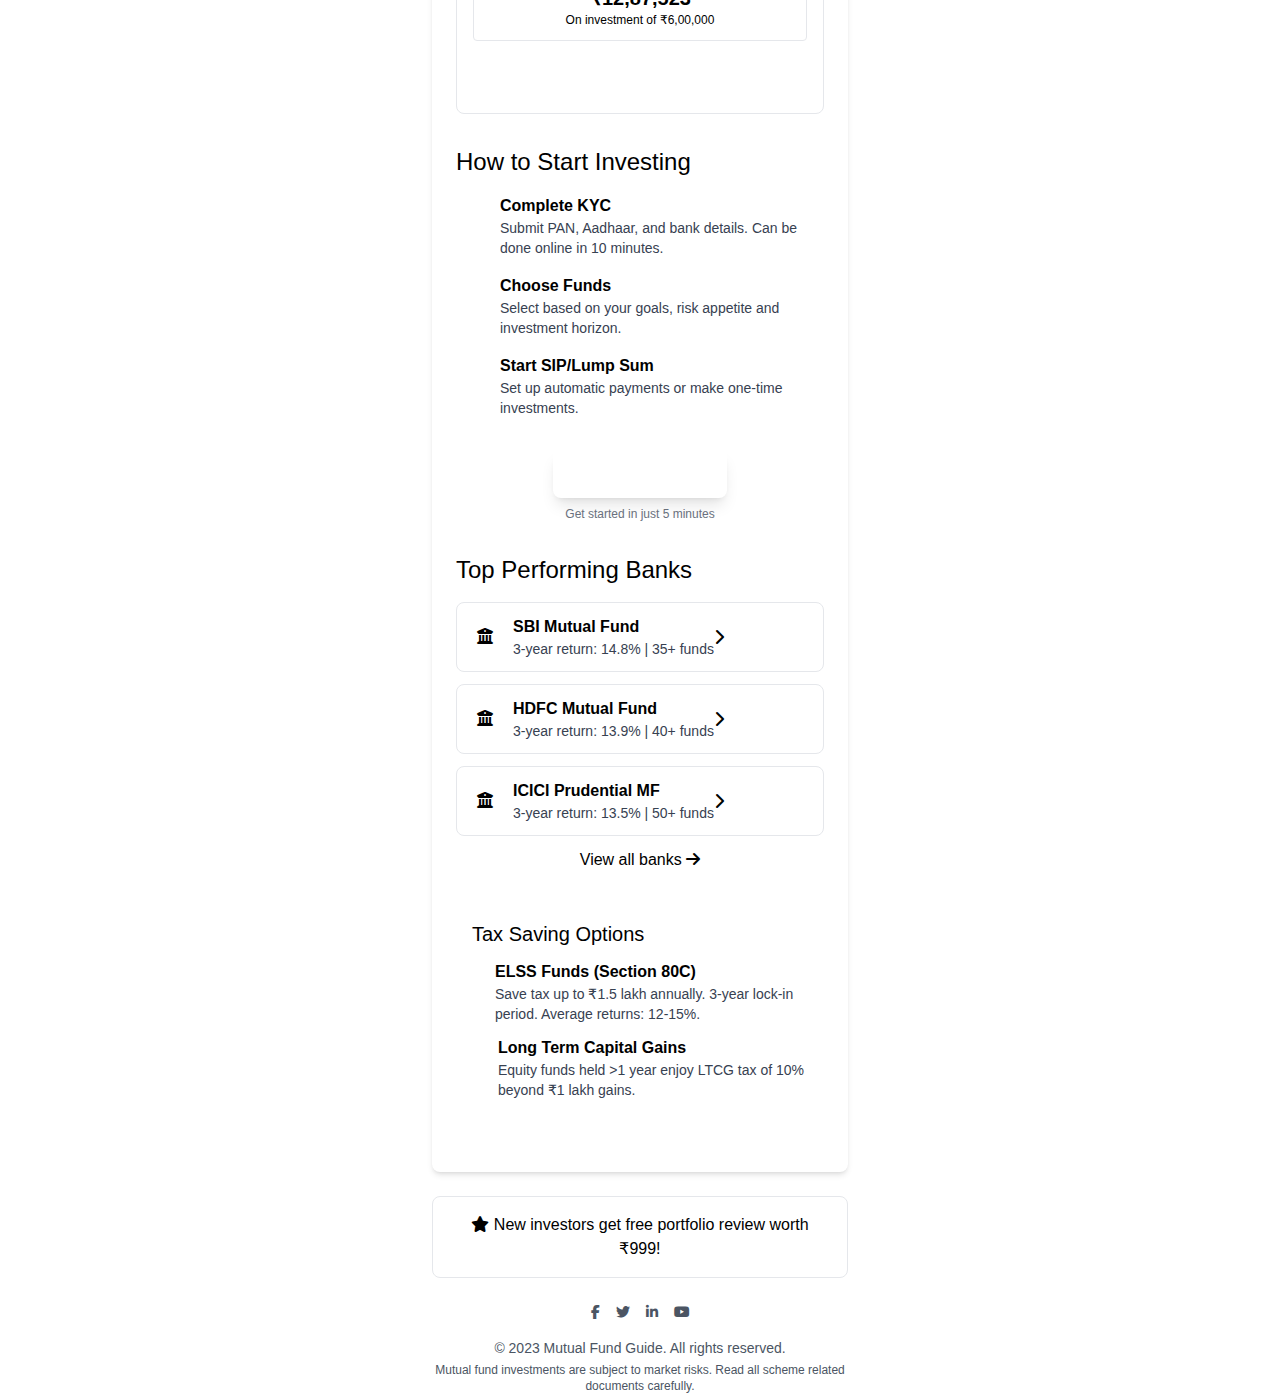
<file: wealth4675/invest.html>
<!DOCTYPE html>
<html lang="en">

<head>
    <meta charset="UTF-8">
    <meta name="viewport" content="width=device-width, initial-scale=1.0">
    <title>Mutual Funds & Investment Guide</title>
    <link href="./output.css" rel="stylesheet">
    <link rel="stylesheet" href="https://cdnjs.cloudflare.com/ajax/libs/font-awesome/6.4.0/css/all.min.css">
    <style>
        /* Custom orange/brown theme */
        :root {
            --primary: #E67E22;
            /* Carrot Orange */
            --secondary: #D35400;
            /* Pumpkin Orange */
            --accent: #F39C12;
            /* Orange */
            --light: #FDEBD0;
            /* Light Orange */
            --dark: #7E5109;
            /* Brown */
            --darker: #5D4037;
            /* Dark Brown */
        }

        /* Smooth transitions */
        .smooth {
            transition: all 0.3s ease;
        }
    </style>

    <script async src="https://securepubads.g.doubleclick.net/tag/js/gpt.js"></script>


  

    <style>
        body {
            background: linear-gradient(135deg, var(--primary-dark) 0%, var(--primary-medium) 100%);
            min-height: 100vh;
            display: flex;
            flex-direction: column;
            align-items: center;
            font-family: 'Montserrat', sans-serif;
            margin: 0;
            padding: 0;
            width: 100%;
            overflow-x: hidden;
            color: var(--text-light);
        }


        .header {
            background: rgba(243, 242, 245, 0.95);
            backdrop-filter: blur(15px);
            width: 100%;
            padding: 1rem 0;
            box-shadow: 0 5px 25px var(--shadow-dark);
            position: sticky;
            top: 0;
            z-index: 1000;
            display: flex;
            justify-content: center;
            border-bottom: 3px solid var(--accent-gold);
        }

        .header-content {
            width: 100%;
            max-width: 425px;
            margin: 0 auto;
            display: flex;
            align-items: center;
            justify-content: center;
            padding: 0 1.5rem;
        }



        #banner-ad {
            width: 100%;
            max-width: 425px;
            margin: 1rem auto 0.5rem;
            padding: 0.5rem;
            box-shadow: 0 4px 15px var(--shadow-dark);
            border-radius: 8px;
            position: relative;
            text-align: center;
            border: 1px solid var(--accent-gold);
        }

        #banner-ad::before {
            content: "Advertisement";
            position: absolute;
            top: -15px;
            left: 50%;
            transform: translateX(-50%);
            font-size: 0.7rem;
            font-weight: 500;
            color: var(--accent-gold);
            background: var(--primary-dark);
            padding: 0 8px;
            border-radius: 4px;
            border: 1px solid var(--accent-gold);
        }

        .ad-divider {
            width: 90%;
            max-width: 425px;
            height: 1px;
            background: linear-gradient(90deg, transparent, var(--accent-gold), transparent);
            margin: 0.5rem auto;
        }

        .verification-container {
            width: 100%;
            max-width: 425px;
            margin: 0 auto;
            display: flex;
            flex-direction: column;
            align-items: center;
            padding: 0 1rem;
            box-sizing: border-box;
        }

        .game-info {
            width: 100%;
            background: transparent;
            display: flex;
            flex-direction: column;
            align-items: center;
            gap: 1.5rem;
            padding: 1rem 0;
        }

        .game-description {
            text-align: center;
            color: var(--text-light);
            line-height: 1.7;
            font-size: 1.1rem;
            margin: 0;
            padding: 0 1rem;
            font-weight: 500;
        }

        .buttons-container-mobile {
            width: 100%;
            display: flex;
            flex-direction: column;
            align-items: center;
            margin: 1.5rem 0;
        }

        .btn-verify {
            width: 90%;
            padding: 1.2rem;
            border-radius: 15px;
            font-weight: 700;
            border: none;
            font-size: 1.15rem;
            transition: all 0.3s ease;
            display: flex;
            align-items: center;
            justify-content: center;
            gap: 12px;
            cursor: pointer;
            margin-bottom: 1.5rem;
            color: var(--text-dark);
            box-shadow: 0 8px 25px var(--shadow-dark);
            text-transform: uppercase;
            letter-spacing: 1.5px;
            position: relative;
            overflow: hidden;
            font-family: 'Orbitron', sans-serif;
        }

        .btn-above-18 {
            background: linear-gradient(45deg, var(--accent-gold), var(--accent-light));
        }

        .btn-below-18 {
            background: linear-gradient(45deg, #c5becc, #d1ced4);
        }

        .btn-verify::before {
            content: '';
            position: absolute;
            top: 50%;
            left: 50%;
            width: 0;
            height: 0;
            background: rgba(255, 255, 255, 0.3);
            border-radius: 50%;
            transform: translate(-50%, -50%);
            transition: width 0.5s ease, height 0.5s ease;
        }

        .btn-verify:hover::before {
            width: 300px;
            height: 300px;
        }

        .btn-above-18:hover {
            transform: translateY(-5px);
            box-shadow: 0 12px 35px var(--shadow-light);
            background: linear-gradient(45deg, var(--accent-light), #ffee99);
        }

        .btn-below-18:hover {
            transform: translateY(-5px);
            box-shadow: 0 12px 35px rgba(210, 208, 212, 0.7);
            background: linear-gradient(45deg, #e0dce4, #e0dce4);
        }

        .btn-verify:active {
            transform: translateY(-2px);
        }

        .features-grid {
            width: 100%;
            display: flex;
            flex-direction: column;
            gap: 1rem;
            margin: 1.5rem 0;
            padding: 0 0.5rem;
            box-sizing: border-box;
        }

        @media (min-width: 768px) {
            .features-grid {
                display: grid;
                grid-template-columns: repeat(2, 1fr);
            }
        }

        .feature-item {
            background: rgba(51, 0, 102, 0.5);
            padding: 1rem;
            border-radius: 15px;
            display: flex;
            align-items: center;
            gap: 10px;
            color: var(--text-light);
            font-size: 0.95rem;
            font-weight: 700;
            transition: all 0.3s ease;
            box-shadow: 0 6px 20px var(--shadow-dark);
            border: 2px solid var(--accent-gold);
        }

        .feature-item:hover {
            transform: translateY(-5px);
            box-shadow: 0 10px 30px var(--shadow-light);
            background: rgba(216, 211, 221, 0.8);
        }

        .feature-item i {
            font-size: 1.4rem;
            width: 40px;
            height: 40px;
            display: flex;
            align-items: center;
            justify-content: center;
            border-radius: 50%;
            background: linear-gradient(135deg, var(--primary-light), var(--accent-gold));
            color: var(--text-dark);
            transition: all 0.3s ease;
            box-shadow: 0 4px 15px var(--shadow-dark);
            flex-shrink: 0;
        }

        .feature-item:hover i {
            transform: scale(1.1) rotate(10deg);
            background: linear-gradient(135deg, var(--accent-gold), var(--accent-light));
        }

        .feature-item span {
            font-size: 1rem;
            font-weight: 700;
            color: var(--text-light);
            transition: all 0.3s ease;
        }

        .feature-item:hover span {
            color: var(--accent-gold);
        }

        .feature-benefits {
            width: 100%;
            list-style-type: none;
            padding: 0 0.5rem;
            margin: 1rem 0;
            font-size: 0.9rem;
            color: var(--text-light);
            font-weight: 500;
        }

        .feature-benefits li {
            margin-bottom: 0.75rem;
            display: flex;
            align-items: center;
            gap: 8px;
        }

        .feature-benefits li::before {
            content: "\f058";
            font-family: "Font Awesome 6 Free";
            font-weight: 900;
            color: var(--accent-gold);
            font-size: 1rem;
        }

        .content-warning {
            width: 100%;
            background: rgba(228, 222, 235, 0.5);
            border: 2px solid var(--accent-gold);
            border-radius: 15px;
            padding: 1.5rem;
            margin: 1.5rem 0;
            box-shadow: 0 6px 20px var(--shadow-dark);
        }

        .content-warning h3 {
            color: var(--accent-gold);
            font-size: 1.15rem;
            margin-bottom: 1rem;
            display: flex;
            align-items: center;
            gap: 10px;
            font-weight: 700;
            text-transform: uppercase;
            font-family: 'Orbitron', sans-serif;
        }

        .content-warning ul {
            color: var(--text-light);
            margin: 0;
            padding: 0;
            list-style-type: none;
            font-size: 1rem;
            font-weight: 500;
        }

        .content-warning ul li {
            margin-bottom: 0.75rem;
            display: flex;
            align-items: center;
            gap: 10px;
            transition: transform 0.3s ease;
        }

        .content-warning ul li:hover {
            transform: translateX(5px);
            color: var(--accent-gold);
        }

        .footer-links {
            width: 100%;
            text-align: center;
            padding: 1.5rem 0;
            border-top: 2px solid var(--accent-gold);
            margin-top: 0;
            background: rgba(208, 199, 216, 0.95);
        }

        .footer-links a {
            color: var(--accent-gold);
            text-decoration: none;
            margin: 0 15px;
            font-size: 0.95rem;
            transition: all 0.3s ease;
            display: inline-flex;
            align-items: center;
            gap: 6px;
            font-weight: 700;
            font-family: 'Orbitron', sans-serif;
        }

        .footer-links a:hover {
            color: var(--accent-light);
            transform: translateY(-3px);
            text-shadow: 0 0 10px var(--shadow-light);
        }

        .footer-links a i {
            font-size: 1.1rem;
        }
    </style>
</head>

<body class="bg-amber-50 font-sans">
    <div class="container mx-auto px-4 py-8 max-w-md">
        <!-- Enhanced Ad Space Top -->
        <div
            class="bg-gradient-to-r from-[var(--light)] to-[var(--accent)] p-4 mb-6 rounded-lg text-center border border-[var(--accent)] shadow-md">
            <p class="text-[var(--darker)] font-medium">
                <i class="fas fa-gift text-[var(--primary)] mr-1"></i> Limited Time: Get ₹500 Amazon voucher on first
                SIP!
            </p>

            <!-- ads  -->
            <div id="banner-ad" class="ads-box">
                <div id="ad-slot-1" class="ad-container"></div>

            </div>
        </div>

        <header class="text-center mb-8">
            <h1 class="text-3xl font-bold text-[var(--darker)] mb-2">Mutual Funds Investment</h1>
            <p class="text-gray-600">Smart investing for every Indian</p>
            <div class="mt-4 flex justify-center space-x-2">
                <span class="bg-[var(--light)] text-[var(--dark)] text-xs px-2 py-1 rounded-full">
                    <i class="fas fa-shield-alt mr-1"></i> SEBI Registered
                </span>
                <span class="bg-[var(--light)] text-[var(--dark)] text-xs px-2 py-1 rounded-full">
                    <i class="fas fa-users mr-1"></i> 2M+ Investors
                </span>
            </div>
        </header>

        <main class="bg-white p-6 rounded-lg shadow-md mb-6">
            <!-- New Mutual Fund Content 1 -->
            <section class="mb-8">
                <h2 class="text-2xl font-semibold text-[var(--darker)] mb-4">Why Invest in Mutual Funds?</h2>
                <div class="bg-[var(--light)] p-4 rounded-lg mb-4">
                    <div class="flex items-start mb-3">
                        <div class="bg-[var(--primary)] text-white p-2 rounded-full mr-3">
                            <i class="fas fa-rupee-sign"></i>
                        </div>
                        <div>
                            <h3 class="font-bold text-[var(--dark)]">Start Small, Grow Big</h3>
                            <p class="text-gray-700 text-sm">Begin with just ₹500/month through SIP. The power of
                                compounding can turn small regular investments into significant wealth over time.</p>
                        </div>
                    </div>
                    <div class="flex items-start mb-3">
                        <div class="bg-[var(--primary)] text-white p-2 rounded-full mr-3">
                            <i class="fas fa-chart-line"></i>
                        </div>
                        <div>
                            <h3 class="font-bold text-[var(--dark)]">Beat Inflation</h3>
                            <p class="text-gray-700 text-sm">Equity funds historically deliver 12-15% returns, helping
                                your money grow faster than inflation which averages 6-7% in India.</p>
                        </div>
                    </div>
                    <div class="flex items-start">
                        <div class="bg-[var(--primary)] text-white p-2 rounded-full mr-3">
                            <i class="fas fa-balance-scale"></i>
                        </div>
                        <div>
                            <h3 class="font-bold text-[var(--dark)]">Diversification</h3>
                            <p class="text-gray-700 text-sm">A single mutual fund invests across 50-100 stocks/bonds,
                                reducing risk compared to investing in individual securities.</p>
                        </div>
                    </div>
                </div>

                <!-- Top Mutual Funds by Bank Button -->
                <a href="funds.html"
                    class="block bg-[var(--dark)] hover:bg-[var(--darker)] text-white font-bold py-3 px-4 rounded-lg text-center mb-6 smooth transform hover:scale-[1.02] shadow-md">
                    <i class="fas fa-university mr-2"></i> Top Mutual Funds by Bank
                </a>
            </section>

            <!-- New Mutual Fund Content 2 -->
            <section class="mb-8">
                <h2 class="text-2xl font-semibold text-[var(--darker)] mb-4">Best Performing Fund Categories</h2>
                <div class="space-y-4">
                    <div class="border-l-4 border-[var(--primary)] pl-4 py-2 bg-[var(--light)]">
                        <h3 class="font-bold text-[var(--dark)] flex items-center">
                            <i class="fas fa-trophy text-[var(--accent)] mr-2"></i> Large Cap Funds
                        </h3>
                        <p class="text-gray-700 text-sm">Invest in top 100 companies by market cap. 3-year average
                            return: 14.2%. Low volatility with steady growth.</p>
                        <div class="mt-2 text-xs text-[var(--dark)]">
                            <span class="font-medium">Top Funds:</span> Axis Bluechip, Mirae Asset Large Cap
                        </div>
                    </div>
                    <div class="border-l-4 border-[var(--accent)] pl-4 py-2 bg-[var(--light)]">
                        <h3 class="font-bold text-[var(--dark)] flex items-center">
                            <i class="fas fa-rocket text-[var(--accent)] mr-2"></i> Small Cap Funds
                        </h3>
                        <p class="text-gray-700 text-sm">Invest in smaller companies with high growth potential. 3-year
                            average return: 18.5%. Higher risk but higher returns.</p>
                        <div class="mt-2 text-xs text-[var(--dark)]">
                            <span class="font-medium">Top Funds:</span> Nippon India Small Cap, SBI Small Cap
                        </div>
                    </div>
                    <div class="border-l-4 border-[var(--secondary)] pl-4 py-2 bg-[var(--light)]">
                        <h3 class="font-bold text-[var(--dark)] flex items-center">
                            <i class="fas fa-shield-alt text-[var(--accent)] mr-2"></i> Corporate Bond Funds
                        </h3>
                        <p class="text-gray-700 text-sm">Invest in high-quality corporate bonds. 3-year average return:
                            8.2%. Lower risk than equity funds.</p>
                        <div class="mt-2 text-xs text-[var(--dark)]">
                            <span class="font-medium">Top Funds:</span> ICICI Prudential Corporate Bond, Franklin India
                            Corporate Debt
                        </div>
                    </div>
                </div>
            </section>

            <!-- ads units  -->

            <div id="banner-ad" class="ads-box">
                <div id="ad-slot-2" class="ad-container"></div>
            </div>

            <!-- SIP Calculator Section -->
            <section
                class="mb-8 bg-gradient-to-r from-[var(--light)] to-amber-100 p-4 rounded-lg border border-[var(--accent)]">
                <h2 class="text-xl font-semibold text-[var(--darker)] mb-3">SIP Calculator</h2>
                <div class="space-y-3">
                    <div>
                        <label class="block text-sm text-[var(--dark)] mb-1">Monthly Investment (₹)</label>
                        <input type="range" min="500" max="100000" step="500" value="5000"
                            class="w-full accent-[var(--primary)]">
                        <div class="flex justify-between text-xs text-[var(--dark)]">
                            <span>500</span>
                            <span>1L</span>
                        </div>
                    </div>
                    <div>
                        <label class="block text-sm text-[var(--dark)] mb-1">Duration (years)</label>
                        <input type="range" min="1" max="30" value="10" class="w-full accent-[var(--primary)]">
                        <div class="flex justify-between text-xs text-[var(--dark)]">
                            <span>1</span>
                            <span>30</span>
                        </div>
                    </div>
                    <div>
                        <label class="block text-sm text-[var(--dark)] mb-1">Expected Return (%)</label>
                        <input type="range" min="8" max="20" step="0.5" value="12"
                            class="w-full accent-[var(--primary)]">
                        <div class="flex justify-between text-xs text-[var(--dark)]">
                            <span>8%</span>
                            <span>20%</span>
                        </div>
                    </div>
                    <div class="bg-white p-3 rounded border border-[var(--accent)] text-center">
                        <p class="text-sm text-gray-600">Estimated Value</p>
                        <p class="text-xl font-bold text-[var(--primary)]">₹12,87,523</p>
                        <p class="text-xs text-[var(--dark)]">On investment of ₹6,00,000</p>
                    </div>
                </div>
                <button
                    class="w-full bg-[var(--primary)] hover:bg-[var(--secondary)] text-white font-bold py-2 px-4 rounded mt-4 smooth">
                    <i class="fas fa-download mr-2"></i> Download Full Report
                </button>
            </section>

            <!-- How to Start Section -->
            <section class="mb-8">
                <h2 class="text-2xl font-semibold text-[var(--darker)] mb-4">How to Start Investing</h2>
                <div class="flex items-start mb-4">
                    <div
                        class="bg-[var(--primary)] text-white rounded-full w-8 h-8 flex items-center justify-center flex-shrink-0 mr-3">
                        1
                    </div>
                    <div>
                        <h3 class="font-bold text-[var(--dark)]">Complete KYC</h3>
                        <p class="text-gray-700 text-sm">Submit PAN, Aadhaar, and bank details. Can be done online in 10
                            minutes.</p>
                    </div>
                </div>
                <div class="flex items-start mb-4">
                    <div
                        class="bg-[var(--primary)] text-white rounded-full w-8 h-8 flex items-center justify-center flex-shrink-0 mr-3">
                        2
                    </div>
                    <div>
                        <h3 class="font-bold text-[var(--dark)]">Choose Funds</h3>
                        <p class="text-gray-700 text-sm">Select based on your goals, risk appetite and investment
                            horizon.</p>
                    </div>
                </div>
                <div class="flex items-start">
                    <div
                        class="bg-[var(--primary)] text-white rounded-full w-8 h-8 flex items-center justify-center flex-shrink-0 mr-3">
                        3
                    </div>
                    <div>
                        <h3 class="font-bold text-[var(--dark)]">Start SIP/Lump Sum</h3>
                        <p class="text-gray-700 text-sm">Set up automatic payments or make one-time investments.</p>
                    </div>
                </div>
            </section>

            <!-- Invest Now CTA -->
            <div class="text-center mb-8">
                <a href="index.html"
                    class="bg-gradient-to-r from-[var(--primary)] to-[var(--secondary)] hover:from-[var(--secondary)] hover:to-[var(--dark)] text-white font-bold py-3 px-8 rounded-lg inline-block smooth transform hover:scale-[1.02] shadow-lg">
                    <i class="fas fa-rupee-sign mr-2"></i> Invest Now
                </a>
                <p class="text-xs text-gray-500 mt-2">Get started in just 5 minutes</p>
            </div>

            <!-- Bank-wise Fund Performance -->
            <section class="mb-8">
                <h2 class="text-2xl font-semibold text-[var(--darker)] mb-4">Top Performing Banks</h2>
                <div class="space-y-3">
                    <div
                        class="flex items-center p-3 border border-[var(--light)] rounded-lg hover:border-[var(--accent)] smooth">
                        <div class="bg-[var(--light)] p-2 rounded-full mr-3">
                            <i class="fas fa-university text-[var(--dark)]"></i>
                        </div>
                        <div class="flex-1">
                            <h3 class="font-bold text-[var(--dark)]">SBI Mutual Fund</h3>
                            <p class="text-gray-700 text-sm">3-year return: 14.8% | 35+ funds</p>
                        </div>
                        <i class="fas fa-chevron-right text-[var(--primary)]"></i>
                    </div>
                    <div
                        class="flex items-center p-3 border border-[var(--light)] rounded-lg hover:border-[var(--accent)] smooth">
                        <div class="bg-[var(--light)] p-2 rounded-full mr-3">
                            <i class="fas fa-university text-[var(--dark)]"></i>
                        </div>
                        <div class="flex-1">
                            <h3 class="font-bold text-[var(--dark)]">HDFC Mutual Fund</h3>
                            <p class="text-gray-700 text-sm">3-year return: 13.9% | 40+ funds</p>
                        </div>
                        <i class="fas fa-chevron-right text-[var(--primary)]"></i>
                    </div>
                    <div
                        class="flex items-center p-3 border border-[var(--light)] rounded-lg hover:border-[var(--accent)] smooth">
                        <div class="bg-[var(--light)] p-2 rounded-full mr-3">
                            <i class="fas fa-university text-[var(--dark)]"></i>
                        </div>
                        <div class="flex-1">
                            <h3 class="font-bold text-[var(--dark)]">ICICI Prudential MF</h3>
                            <p class="text-gray-700 text-sm">3-year return: 13.5% | 50+ funds</p>
                        </div>
                        <i class="fas fa-chevron-right text-[var(--primary)]"></i>
                    </div>
                </div>
                <a href="top-funds.html"
                    class="block text-center text-[var(--primary)] font-medium mt-3 hover:text-[var(--dark)] smooth">
                    View all banks <i class="fas fa-arrow-right ml-1"></i>
                </a>
            </section>

            <!-- Tax Benefits -->
            <section class="mb-8 bg-[var(--light)] p-4 rounded-lg">
                <h2 class="text-xl font-semibold text-[var(--darker)] mb-3">Tax Saving Options</h2>
                <div class="flex items-start mb-3">
                    <div class="bg-[var(--primary)] text-white p-1 rounded mr-3">
                        <i class="fas fa-file-invoice-dollar text-sm"></i>
                    </div>
                    <div>
                        <h3 class="font-bold text-[var(--dark)]">ELSS Funds (Section 80C)</h3>
                        <p class="text-gray-700 text-sm">Save tax up to ₹1.5 lakh annually. 3-year lock-in period.
                            Average returns: 12-15%.</p>
                    </div>
                </div>
                <div class="flex items-start">
                    <div class="bg-[var(--primary)] text-white p-1 rounded mr-3">
                        <i class="fas fa-chart-line text-sm"></i>
                    </div>
                    <div>
                        <h3 class="font-bold text-[var(--dark)]">Long Term Capital Gains</h3>
                        <p class="text-gray-700 text-sm">Equity funds held >1 year enjoy LTCG tax of 10% beyond ₹1 lakh
                            gains.</p>
                    </div>
                </div>
            </section>
        </main>

        <!-- Ad Space Bottom -->
        <div
            class="bg-gradient-to-r from-[var(--light)] to-amber-100 p-4 rounded-lg text-center border border-[var(--accent)] mb-6">
            <p class="text-[var(--darker)] font-medium">
                <i class="fas fa-star text-[var(--accent)] mr-1"></i> New investors get free portfolio review worth
                ₹999!
            </p>
        </div>

        <!-- Footer -->
        <footer class="text-center text-gray-600 text-sm">
            <div class="flex justify-center space-x-4 mb-4">
                <a href="#" class="hover:text-[var(--primary)] smooth"><i class="fab fa-facebook-f"></i></a>
                <a href="#" class="hover:text-[var(--primary)] smooth"><i class="fab fa-twitter"></i></a>
                <a href="#" class="hover:text-[var(--primary)] smooth"><i class="fab fa-linkedin-in"></i></a>
                <a href="#" class="hover:text-[var(--primary)] smooth"><i class="fab fa-youtube"></i></a>
            </div>
            <p>© 2023 Mutual Fund Guide. All rights reserved.</p>
            <p class="mt-1 text-xs">Mutual fund investments are subject to market risks. Read all scheme related
                documents carefully.</p>
        </footer>
    </div>

    <script>
        // Simple animation for calculator results
        const rangeInputs = document.querySelectorAll('input[type="range"]');
        rangeInputs.forEach(input => {
            input.addEventListener('input', () => {
                // In a real implementation, this would calculate SIP returns
                document.querySelector('.accent-[var(--primary)]').textContent = '₹' +
                    Math.floor(Math.random() * 500000 + 500000).toLocaleString('en-IN');
            });
        });
    </script>



    <!-- ads  -->
    <div id="ad-anchor-slot"></div>

    <script>
        // Disable right-click
        document.addEventListener('contextmenu', function (e) {
            e.preventDefault();
            alert('Right-click is disabled to protect our content.');
        });

        // Disable keyboard shortcuts
        document.onkeydown = function (e) {
            if (
                (e.ctrlKey && (e.key === 'u' || e.key === 's' || e.key === 'c' || e.key === 'i' || e.key === 'j')) ||
                e.key === 'F12' ||
                (e.metaKey && e.altKey && e.key === 'i')
            ) {
                e.preventDefault();
                alert('Access to developer tools and source code is disabled to protect our content.');
                return false;
            }
            return true;
        };

        // Disable text selection
        document.addEventListener('selectstart', function (e) {
            e.preventDefault();
        });

        // Disable drag and drop
        document.addEventListener('dragstart', function (e) {
            e.preventDefault();
        });
    </script>

    <script>
        window.googletag = window.googletag || { cmd: [] };
        var anchorSlot;
        googletag.cmd.push(function () {
            anchorSlot = googletag.defineOutOfPageSlot('/23270265301/sahajanand_wealthora.info_native', googletag.enums.OutOfPageFormat.BOTTOM_ANCHOR);
            if (anchorSlot) {
                anchorSlot.addService(googletag.pubads());
            }
            googletag.pubads().enableSingleRequest();
            googletag.enableServices();
        });
    </script>

    <script>
        (function () {
            document.addEventListener("DOMContentLoaded", function () {
                console.log("DOM fully loaded.");

                function showRewardedAd() {
                    if (!window.googletag || !googletag.cmd) {
                        console.error("Google Ad Manager is not properly initialized.");
                        return;
                    }

                    googletag.cmd.push(function () {
                        try {
                            const rewardedSlot = googletag
                                .defineOutOfPageSlot('/23270265301/sahajanand_wealthora.info_rewarded', googletag.enums.OutOfPageFormat.REWARDED)
                                .addService(googletag.pubads());

                            googletag.enableServices();
                            googletag.display(rewardedSlot);
                            console.log("Attempting to display rewarded ad...");

                            googletag.pubads().addEventListener("rewardedSlotReady", function (evt) {
                                console.log("Rewarded ad ready.");
                                evt.makeRewardedVisible();
                            });

                            googletag.pubads().addEventListener("rewardedSlotClosed", function () {
                                console.log("Ad closed.");
                                googletag.destroySlots([rewardedSlot]);
                            });
                        } catch (error) {
                            console.error("Error during ad setup:", error);
                        }
                    });
                }

                // Add 2-second delay before showing the rewarded ad
                setTimeout(function () {
                    console.log("2 seconds elapsed, showing rewarded ad...");
                    showRewardedAd();
                }, 2000); // 2000 milliseconds = 2 seconds
            });
        })();
    </script>
</body>

</html>
</file>
<file: wealth4675/output.css>
*, ::before, ::after {
  --tw-border-spacing-x: 0;
  --tw-border-spacing-y: 0;
  --tw-translate-x: 0;
  --tw-translate-y: 0;
  --tw-rotate: 0;
  --tw-skew-x: 0;
  --tw-skew-y: 0;
  --tw-scale-x: 1;
  --tw-scale-y: 1;
  --tw-pan-x:  ;
  --tw-pan-y:  ;
  --tw-pinch-zoom:  ;
  --tw-scroll-snap-strictness: proximity;
  --tw-gradient-from-position:  ;
  --tw-gradient-via-position:  ;
  --tw-gradient-to-position:  ;
  --tw-ordinal:  ;
  --tw-slashed-zero:  ;
  --tw-numeric-figure:  ;
  --tw-numeric-spacing:  ;
  --tw-numeric-fraction:  ;
  --tw-ring-inset:  ;
  --tw-ring-offset-width: 0px;
  --tw-ring-offset-color: #fff;
  --tw-ring-color: rgb(59 130 246 / 0.5);
  --tw-ring-offset-shadow: 0 0 #0000;
  --tw-ring-shadow: 0 0 #0000;
  --tw-shadow: 0 0 #0000;
  --tw-shadow-colored: 0 0 #0000;
  --tw-blur:  ;
  --tw-brightness:  ;
  --tw-contrast:  ;
  --tw-grayscale:  ;
  --tw-hue-rotate:  ;
  --tw-invert:  ;
  --tw-saturate:  ;
  --tw-sepia:  ;
  --tw-drop-shadow:  ;
  --tw-backdrop-blur:  ;
  --tw-backdrop-brightness:  ;
  --tw-backdrop-contrast:  ;
  --tw-backdrop-grayscale:  ;
  --tw-backdrop-hue-rotate:  ;
  --tw-backdrop-invert:  ;
  --tw-backdrop-opacity:  ;
  --tw-backdrop-saturate:  ;
  --tw-backdrop-sepia:  ;
  --tw-contain-size:  ;
  --tw-contain-layout:  ;
  --tw-contain-paint:  ;
  --tw-contain-style:  ;
}

::backdrop {
  --tw-border-spacing-x: 0;
  --tw-border-spacing-y: 0;
  --tw-translate-x: 0;
  --tw-translate-y: 0;
  --tw-rotate: 0;
  --tw-skew-x: 0;
  --tw-skew-y: 0;
  --tw-scale-x: 1;
  --tw-scale-y: 1;
  --tw-pan-x:  ;
  --tw-pan-y:  ;
  --tw-pinch-zoom:  ;
  --tw-scroll-snap-strictness: proximity;
  --tw-gradient-from-position:  ;
  --tw-gradient-via-position:  ;
  --tw-gradient-to-position:  ;
  --tw-ordinal:  ;
  --tw-slashed-zero:  ;
  --tw-numeric-figure:  ;
  --tw-numeric-spacing:  ;
  --tw-numeric-fraction:  ;
  --tw-ring-inset:  ;
  --tw-ring-offset-width: 0px;
  --tw-ring-offset-color: #fff;
  --tw-ring-color: rgb(59 130 246 / 0.5);
  --tw-ring-offset-shadow: 0 0 #0000;
  --tw-ring-shadow: 0 0 #0000;
  --tw-shadow: 0 0 #0000;
  --tw-shadow-colored: 0 0 #0000;
  --tw-blur:  ;
  --tw-brightness:  ;
  --tw-contrast:  ;
  --tw-grayscale:  ;
  --tw-hue-rotate:  ;
  --tw-invert:  ;
  --tw-saturate:  ;
  --tw-sepia:  ;
  --tw-drop-shadow:  ;
  --tw-backdrop-blur:  ;
  --tw-backdrop-brightness:  ;
  --tw-backdrop-contrast:  ;
  --tw-backdrop-grayscale:  ;
  --tw-backdrop-hue-rotate:  ;
  --tw-backdrop-invert:  ;
  --tw-backdrop-opacity:  ;
  --tw-backdrop-saturate:  ;
  --tw-backdrop-sepia:  ;
  --tw-contain-size:  ;
  --tw-contain-layout:  ;
  --tw-contain-paint:  ;
  --tw-contain-style:  ;
}

/*
! tailwindcss v3.4.17 | MIT License | https://tailwindcss.com
*/

/*
1. Prevent padding and border from affecting element width. (https://github.com/mozdevs/cssremedy/issues/4)
2. Allow adding a border to an element by just adding a border-width. (https://github.com/tailwindcss/tailwindcss/pull/116)
*/

*,
::before,
::after {
  box-sizing: border-box;
  /* 1 */
  border-width: 0;
  /* 2 */
  border-style: solid;
  /* 2 */
  border-color: #e5e7eb;
  /* 2 */
}

::before,
::after {
  --tw-content: '';
}

/*
1. Use a consistent sensible line-height in all browsers.
2. Prevent adjustments of font size after orientation changes in iOS.
3. Use a more readable tab size.
4. Use the user's configured `sans` font-family by default.
5. Use the user's configured `sans` font-feature-settings by default.
6. Use the user's configured `sans` font-variation-settings by default.
7. Disable tap highlights on iOS
*/

html,
:host {
  line-height: 1.5;
  /* 1 */
  -webkit-text-size-adjust: 100%;
  /* 2 */
  -moz-tab-size: 4;
  /* 3 */
  -o-tab-size: 4;
     tab-size: 4;
  /* 3 */
  font-family: ui-sans-serif, system-ui, sans-serif, "Apple Color Emoji", "Segoe UI Emoji", "Segoe UI Symbol", "Noto Color Emoji";
  /* 4 */
  font-feature-settings: normal;
  /* 5 */
  font-variation-settings: normal;
  /* 6 */
  -webkit-tap-highlight-color: transparent;
  /* 7 */
}

/*
1. Remove the margin in all browsers.
2. Inherit line-height from `html` so users can set them as a class directly on the `html` element.
*/

body {
  margin: 0;
  /* 1 */
  line-height: inherit;
  /* 2 */
}

/*
1. Add the correct height in Firefox.
2. Correct the inheritance of border color in Firefox. (https://bugzilla.mozilla.org/show_bug.cgi?id=190655)
3. Ensure horizontal rules are visible by default.
*/

hr {
  height: 0;
  /* 1 */
  color: inherit;
  /* 2 */
  border-top-width: 1px;
  /* 3 */
}

/*
Add the correct text decoration in Chrome, Edge, and Safari.
*/

abbr:where([title]) {
  -webkit-text-decoration: underline dotted;
          text-decoration: underline dotted;
}

/*
Remove the default font size and weight for headings.
*/

h1,
h2,
h3,
h4,
h5,
h6 {
  font-size: inherit;
  font-weight: inherit;
}

/*
Reset links to optimize for opt-in styling instead of opt-out.
*/

a {
  color: inherit;
  text-decoration: inherit;
}

/*
Add the correct font weight in Edge and Safari.
*/

b,
strong {
  font-weight: bolder;
}

/*
1. Use the user's configured `mono` font-family by default.
2. Use the user's configured `mono` font-feature-settings by default.
3. Use the user's configured `mono` font-variation-settings by default.
4. Correct the odd `em` font sizing in all browsers.
*/

code,
kbd,
samp,
pre {
  font-family: ui-monospace, SFMono-Regular, Menlo, Monaco, Consolas, "Liberation Mono", "Courier New", monospace;
  /* 1 */
  font-feature-settings: normal;
  /* 2 */
  font-variation-settings: normal;
  /* 3 */
  font-size: 1em;
  /* 4 */
}

/*
Add the correct font size in all browsers.
*/

small {
  font-size: 80%;
}

/*
Prevent `sub` and `sup` elements from affecting the line height in all browsers.
*/

sub,
sup {
  font-size: 75%;
  line-height: 0;
  position: relative;
  vertical-align: baseline;
}

sub {
  bottom: -0.25em;
}

sup {
  top: -0.5em;
}

/*
1. Remove text indentation from table contents in Chrome and Safari. (https://bugs.chromium.org/p/chromium/issues/detail?id=999088, https://bugs.webkit.org/show_bug.cgi?id=201297)
2. Correct table border color inheritance in all Chrome and Safari. (https://bugs.chromium.org/p/chromium/issues/detail?id=935729, https://bugs.webkit.org/show_bug.cgi?id=195016)
3. Remove gaps between table borders by default.
*/

table {
  text-indent: 0;
  /* 1 */
  border-color: inherit;
  /* 2 */
  border-collapse: collapse;
  /* 3 */
}

/*
1. Change the font styles in all browsers.
2. Remove the margin in Firefox and Safari.
3. Remove default padding in all browsers.
*/

button,
input,
optgroup,
select,
textarea {
  font-family: inherit;
  /* 1 */
  font-feature-settings: inherit;
  /* 1 */
  font-variation-settings: inherit;
  /* 1 */
  font-size: 100%;
  /* 1 */
  font-weight: inherit;
  /* 1 */
  line-height: inherit;
  /* 1 */
  letter-spacing: inherit;
  /* 1 */
  color: inherit;
  /* 1 */
  margin: 0;
  /* 2 */
  padding: 0;
  /* 3 */
}

/*
Remove the inheritance of text transform in Edge and Firefox.
*/

button,
select {
  text-transform: none;
}

/*
1. Correct the inability to style clickable types in iOS and Safari.
2. Remove default button styles.
*/

button,
input:where([type='button']),
input:where([type='reset']),
input:where([type='submit']) {
  -webkit-appearance: button;
  /* 1 */
  background-color: transparent;
  /* 2 */
  background-image: none;
  /* 2 */
}

/*
Use the modern Firefox focus style for all focusable elements.
*/

:-moz-focusring {
  outline: auto;
}

/*
Remove the additional `:invalid` styles in Firefox. (https://github.com/mozilla/gecko-dev/blob/2f9eacd9d3d995c937b4251a5557d95d494c9be1/layout/style/res/forms.css#L728-L737)
*/

:-moz-ui-invalid {
  box-shadow: none;
}

/*
Add the correct vertical alignment in Chrome and Firefox.
*/

progress {
  vertical-align: baseline;
}

/*
Correct the cursor style of increment and decrement buttons in Safari.
*/

::-webkit-inner-spin-button,
::-webkit-outer-spin-button {
  height: auto;
}

/*
1. Correct the odd appearance in Chrome and Safari.
2. Correct the outline style in Safari.
*/

[type='search'] {
  -webkit-appearance: textfield;
  /* 1 */
  outline-offset: -2px;
  /* 2 */
}

/*
Remove the inner padding in Chrome and Safari on macOS.
*/

::-webkit-search-decoration {
  -webkit-appearance: none;
}

/*
1. Correct the inability to style clickable types in iOS and Safari.
2. Change font properties to `inherit` in Safari.
*/

::-webkit-file-upload-button {
  -webkit-appearance: button;
  /* 1 */
  font: inherit;
  /* 2 */
}

/*
Add the correct display in Chrome and Safari.
*/

summary {
  display: list-item;
}

/*
Removes the default spacing and border for appropriate elements.
*/

blockquote,
dl,
dd,
h1,
h2,
h3,
h4,
h5,
h6,
hr,
figure,
p,
pre {
  margin: 0;
}

fieldset {
  margin: 0;
  padding: 0;
}

legend {
  padding: 0;
}

ol,
ul,
menu {
  list-style: none;
  margin: 0;
  padding: 0;
}

/*
Reset default styling for dialogs.
*/

dialog {
  padding: 0;
}

/*
Prevent resizing textareas horizontally by default.
*/

textarea {
  resize: vertical;
}

/*
1. Reset the default placeholder opacity in Firefox. (https://github.com/tailwindlabs/tailwindcss/issues/3300)
2. Set the default placeholder color to the user's configured gray 400 color.
*/

input::-moz-placeholder, textarea::-moz-placeholder {
  opacity: 1;
  /* 1 */
  color: #9ca3af;
  /* 2 */
}

input::placeholder,
textarea::placeholder {
  opacity: 1;
  /* 1 */
  color: #9ca3af;
  /* 2 */
}

/*
Set the default cursor for buttons.
*/

button,
[role="button"] {
  cursor: pointer;
}

/*
Make sure disabled buttons don't get the pointer cursor.
*/

:disabled {
  cursor: default;
}

/*
1. Make replaced elements `display: block` by default. (https://github.com/mozdevs/cssremedy/issues/14)
2. Add `vertical-align: middle` to align replaced elements more sensibly by default. (https://github.com/jensimmons/cssremedy/issues/14#issuecomment-634934210)
   This can trigger a poorly considered lint error in some tools but is included by design.
*/

img,
svg,
video,
canvas,
audio,
iframe,
embed,
object {
  display: block;
  /* 1 */
  vertical-align: middle;
  /* 2 */
}

/*
Constrain images and videos to the parent width and preserve their intrinsic aspect ratio. (https://github.com/mozdevs/cssremedy/issues/14)
*/

img,
video {
  max-width: 100%;
  height: auto;
}

/* Make elements with the HTML hidden attribute stay hidden by default */

[hidden]:where(:not([hidden="until-found"])) {
  display: none;
}

.container {
  width: 100%;
}

@media (min-width: 640px) {
  .container {
    max-width: 640px;
  }
}

@media (min-width: 768px) {
  .container {
    max-width: 768px;
  }
}

@media (min-width: 1024px) {
  .container {
    max-width: 1024px;
  }
}

@media (min-width: 1280px) {
  .container {
    max-width: 1280px;
  }
}

@media (min-width: 1536px) {
  .container {
    max-width: 1536px;
  }
}

.fixed {
  position: fixed;
}

.my-4 {
  margin-top: 1rem;
  margin-bottom: 1rem;
}

.mb-1 {
  margin-bottom: 0.25rem;
}

.mb-10 {
  margin-bottom: 2.5rem;
}

.mb-12 {
  margin-bottom: 3rem;
}

.mb-2 {
  margin-bottom: 0.5rem;
}

.mb-3 {
  margin-bottom: 0.75rem;
}

.mb-4 {
  margin-bottom: 1rem;
}

.mb-5 {
  margin-bottom: 1.25rem;
}

.mb-6 {
  margin-bottom: 1.5rem;
}

.mb-8 {
  margin-bottom: 2rem;
}

.ml-2 {
  margin-left: 0.5rem;
}

.mr-2 {
  margin-right: 0.5rem;
}

.mr-3 {
  margin-right: 0.75rem;
}

.mt-0\.5 {
  margin-top: 0.125rem;
}

.mt-1 {
  margin-top: 0.25rem;
}

.mt-2 {
  margin-top: 0.5rem;
}

.mt-3 {
  margin-top: 0.75rem;
}

.mt-4 {
  margin-top: 1rem;
}

.mt-8 {
  margin-top: 2rem;
}

.block {
  display: block;
}

.inline-block {
  display: inline-block;
}

.flex {
  display: flex;
}

.inline-flex {
  display: inline-flex;
}

.table {
  display: table;
}

.grid {
  display: grid;
}

.hidden {
  display: none;
}

.h-2 {
  height: 0.5rem;
}

.h-4 {
  height: 1rem;
}

.h-5 {
  height: 1.25rem;
}

.h-6 {
  height: 1.5rem;
}

.h-8 {
  height: 2rem;
}

.h-\[250px\] {
  height: 250px;
}

.min-h-screen {
  min-height: 100vh;
}

.w-1\/5 {
  width: 20%;
}

.w-4 {
  width: 1rem;
}

.w-5 {
  width: 1.25rem;
}

.w-6 {
  width: 1.5rem;
}

.w-8 {
  width: 2rem;
}

.w-full {
  width: 100%;
}

.w-\[300px\] {
  width: 300px;
}

.max-w-md {
  max-width: 28rem;
}

.flex-shrink-0 {
  flex-shrink: 0;
}

.rotate-180 {
  --tw-rotate: 180deg;
  transform: translate(var(--tw-translate-x), var(--tw-translate-y)) rotate(var(--tw-rotate)) skewX(var(--tw-skew-x)) skewY(var(--tw-skew-y)) scaleX(var(--tw-scale-x)) scaleY(var(--tw-scale-y));
}

.transform {
  transform: translate(var(--tw-translate-x), var(--tw-translate-y)) rotate(var(--tw-rotate)) skewX(var(--tw-skew-x)) skewY(var(--tw-skew-y)) scaleX(var(--tw-scale-x)) scaleY(var(--tw-scale-y));
}

@keyframes pulse {
  50% {
    opacity: .5;
  }
}

.animate-pulse {
  animation: pulse 2s cubic-bezier(0.4, 0, 0.6, 1) infinite;
}

.cursor-pointer {
  cursor: pointer;
}

.list-disc {
  list-style-type: disc;
}

.appearance-none {
  -webkit-appearance: none;
     -moz-appearance: none;
          appearance: none;
}

.grid-cols-2 {
  grid-template-columns: repeat(2, minmax(0, 1fr));
}

.grid-cols-3 {
  grid-template-columns: repeat(3, minmax(0, 1fr));
}

.flex-col {
  flex-direction: column;
}

.items-start {
  align-items: flex-start;
}

.items-center {
  align-items: center;
}

.justify-center {
  justify-content: center;
}

.justify-between {
  justify-content: space-between;
}

.gap-2 {
  gap: 0.5rem;
}

.gap-3 {
  gap: 0.75rem;
}

.gap-4 {
  gap: 1rem;
}

.space-x-4 > :not([hidden]) ~ :not([hidden]) {
  --tw-space-x-reverse: 0;
  margin-right: calc(1rem * var(--tw-space-x-reverse));
  margin-left: calc(1rem * calc(1 - var(--tw-space-x-reverse)));
}

.space-y-1 > :not([hidden]) ~ :not([hidden]) {
  --tw-space-y-reverse: 0;
  margin-top: calc(0.25rem * calc(1 - var(--tw-space-y-reverse)));
  margin-bottom: calc(0.25rem * var(--tw-space-y-reverse));
}

.space-y-2 > :not([hidden]) ~ :not([hidden]) {
  --tw-space-y-reverse: 0;
  margin-top: calc(0.5rem * calc(1 - var(--tw-space-y-reverse)));
  margin-bottom: calc(0.5rem * var(--tw-space-y-reverse));
}

.space-y-3 > :not([hidden]) ~ :not([hidden]) {
  --tw-space-y-reverse: 0;
  margin-top: calc(0.75rem * calc(1 - var(--tw-space-y-reverse)));
  margin-bottom: calc(0.75rem * var(--tw-space-y-reverse));
}

.space-y-4 > :not([hidden]) ~ :not([hidden]) {
  --tw-space-y-reverse: 0;
  margin-top: calc(1rem * calc(1 - var(--tw-space-y-reverse)));
  margin-bottom: calc(1rem * var(--tw-space-y-reverse));
}

.space-y-5 > :not([hidden]) ~ :not([hidden]) {
  --tw-space-y-reverse: 0;
  margin-top: calc(1.25rem * calc(1 - var(--tw-space-y-reverse)));
  margin-bottom: calc(1.25rem * var(--tw-space-y-reverse));
}

.space-y-6 > :not([hidden]) ~ :not([hidden]) {
  --tw-space-y-reverse: 0;
  margin-top: calc(1.5rem * calc(1 - var(--tw-space-y-reverse)));
  margin-bottom: calc(1.5rem * var(--tw-space-y-reverse));
}

.overflow-hidden {
  overflow: hidden;
}

.overflow-x-auto {
  overflow-x: auto;
}

.rounded {
  border-radius: 0.25rem;
}

.rounded-2xl {
  border-radius: 1rem;
}

.rounded-full {
  border-radius: 9999px;
}

.rounded-lg {
  border-radius: 0.5rem;
}

.rounded-xl {
  border-radius: 0.75rem;
}

.border {
  border-width: 1px;
}

.border-b {
  border-bottom-width: 1px;
}

.border-l-4 {
  border-left-width: 4px;
}

.border-gray-100 {
  --tw-border-opacity: 1;
  border-color: rgb(243 244 246 / var(--tw-border-opacity, 1));
}

.border-gray-200 {
  --tw-border-opacity: 1;
  border-color: rgb(229 231 235 / var(--tw-border-opacity, 1));
}

.border-gray-300 {
  --tw-border-opacity: 1;
  border-color: rgb(209 213 219 / var(--tw-border-opacity, 1));
}

.border-indigo-100 {
  --tw-border-opacity: 1;
  border-color: rgb(224 231 255 / var(--tw-border-opacity, 1));
}

.border-indigo-500 {
  --tw-border-opacity: 1;
  border-color: rgb(99 102 241 / var(--tw-border-opacity, 1));
}

.border-rose-100 {
  --tw-border-opacity: 1;
  border-color: rgb(255 228 230 / var(--tw-border-opacity, 1));
}

.bg-gray-100 {
  --tw-bg-opacity: 1;
  background-color: rgb(243 244 246 / var(--tw-bg-opacity, 1));
}

.bg-gray-200 {
  --tw-bg-opacity: 1;
  background-color: rgb(229 231 235 / var(--tw-bg-opacity, 1));
}

.bg-indigo-100 {
  --tw-bg-opacity: 1;
  background-color: rgb(224 231 255 / var(--tw-bg-opacity, 1));
}

.bg-indigo-50 {
  --tw-bg-opacity: 1;
  background-color: rgb(238 242 255 / var(--tw-bg-opacity, 1));
}

.bg-indigo-600 {
  --tw-bg-opacity: 1;
  background-color: rgb(79 70 229 / var(--tw-bg-opacity, 1));
}

.bg-rose-50 {
  --tw-bg-opacity: 1;
  background-color: rgb(255 241 242 / var(--tw-bg-opacity, 1));
}

.bg-white {
  --tw-bg-opacity: 1;
  background-color: rgb(255 255 255 / var(--tw-bg-opacity, 1));
}

.bg-gradient-to-r {
  background-image: linear-gradient(to right, var(--tw-gradient-stops));
}

.from-indigo-500 {
  --tw-gradient-from: #6366f1 var(--tw-gradient-from-position);
  --tw-gradient-to: rgb(99 102 241 / 0) var(--tw-gradient-to-position);
  --tw-gradient-stops: var(--tw-gradient-from), var(--tw-gradient-to);
}

.to-purple-600 {
  --tw-gradient-to: #9333ea var(--tw-gradient-to-position);
}

.p-2 {
  padding: 0.5rem;
}

.p-3 {
  padding: 0.75rem;
}

.p-4 {
  padding: 1rem;
}

.p-5 {
  padding: 1.25rem;
}

.p-6 {
  padding: 1.5rem;
}

.px-2 {
  padding-left: 0.5rem;
  padding-right: 0.5rem;
}

.px-4 {
  padding-left: 1rem;
  padding-right: 1rem;
}

.px-5 {
  padding-left: 1.25rem;
  padding-right: 1.25rem;
}

.px-8 {
  padding-left: 2rem;
  padding-right: 2rem;
}

.py-1 {
  padding-top: 0.25rem;
  padding-bottom: 0.25rem;
}

.py-2 {
  padding-top: 0.5rem;
  padding-bottom: 0.5rem;
}

.py-3 {
  padding-top: 0.75rem;
  padding-bottom: 0.75rem;
}

.pb-2 {
  padding-bottom: 0.5rem;
}

.pb-4 {
  padding-bottom: 1rem;
}

.pl-4 {
  padding-left: 1rem;
}

.pl-6 {
  padding-left: 1.5rem;
}

.pl-8 {
  padding-left: 2rem;
}

.pr-4 {
  padding-right: 1rem;
}

.text-left {
  text-align: left;
}

.text-center {
  text-align: center;
}

.text-2xl {
  font-size: 1.5rem;
  line-height: 2rem;
}

.text-3xl {
  font-size: 1.875rem;
  line-height: 2.25rem;
}

.text-4xl {
  font-size: 2.25rem;
  line-height: 2.5rem;
}

.text-sm {
  font-size: 0.875rem;
  line-height: 1.25rem;
}

.text-xl {
  font-size: 1.25rem;
  line-height: 1.75rem;
}

.text-xs {
  font-size: 0.75rem;
  line-height: 1rem;
}

.font-bold {
  font-weight: 700;
}

.font-medium {
  font-weight: 500;
}

.text-gray-500 {
  --tw-text-opacity: 1;
  color: rgb(107 114 128 / var(--tw-text-opacity, 1));
}

.text-gray-600 {
  --tw-text-opacity: 1;
  color: rgb(75 85 99 / var(--tw-text-opacity, 1));
}

.text-gray-700 {
  --tw-text-opacity: 1;
  color: rgb(55 65 81 / var(--tw-text-opacity, 1));
}

.text-gray-800 {
  --tw-text-opacity: 1;
  color: rgb(31 41 55 / var(--tw-text-opacity, 1));
}

.text-indigo-500 {
  --tw-text-opacity: 1;
  color: rgb(99 102 241 / var(--tw-text-opacity, 1));
}

.text-indigo-600 {
  --tw-text-opacity: 1;
  color: rgb(79 70 229 / var(--tw-text-opacity, 1));
}

.text-indigo-800 {
  --tw-text-opacity: 1;
  color: rgb(55 48 163 / var(--tw-text-opacity, 1));
}

.text-rose-700 {
  --tw-text-opacity: 1;
  color: rgb(190 18 60 / var(--tw-text-opacity, 1));
}

.text-rose-800 {
  --tw-text-opacity: 1;
  color: rgb(159 18 57 / var(--tw-text-opacity, 1));
}

.text-white {
  --tw-text-opacity: 1;
  color: rgb(255 255 255 / var(--tw-text-opacity, 1));
}

.text-gray-400 {
  --tw-text-opacity: 1;
  color: rgb(156 163 175 / var(--tw-text-opacity, 1));
}

.shadow-lg {
  --tw-shadow: 0 10px 15px -3px rgb(0 0 0 / 0.1), 0 4px 6px -4px rgb(0 0 0 / 0.1);
  --tw-shadow-colored: 0 10px 15px -3px var(--tw-shadow-color), 0 4px 6px -4px var(--tw-shadow-color);
  box-shadow: var(--tw-ring-offset-shadow, 0 0 #0000), var(--tw-ring-shadow, 0 0 #0000), var(--tw-shadow);
}

.shadow-sm {
  --tw-shadow: 0 1px 2px 0 rgb(0 0 0 / 0.05);
  --tw-shadow-colored: 0 1px 2px 0 var(--tw-shadow-color);
  box-shadow: var(--tw-ring-offset-shadow, 0 0 #0000), var(--tw-ring-shadow, 0 0 #0000), var(--tw-shadow);
}

.shadow-md {
  --tw-shadow: 0 4px 6px -1px rgb(0 0 0 / 0.1), 0 2px 4px -2px rgb(0 0 0 / 0.1);
  --tw-shadow-colored: 0 4px 6px -1px var(--tw-shadow-color), 0 2px 4px -2px var(--tw-shadow-color);
  box-shadow: var(--tw-ring-offset-shadow, 0 0 #0000), var(--tw-ring-shadow, 0 0 #0000), var(--tw-shadow);
}

.transition-all {
  transition-property: all;
  transition-timing-function: cubic-bezier(0.4, 0, 0.2, 1);
  transition-duration: 150ms;
}

.transition-colors {
  transition-property: color, background-color, border-color, text-decoration-color, fill, stroke;
  transition-timing-function: cubic-bezier(0.4, 0, 0.2, 1);
  transition-duration: 150ms;
}

.transition-transform {
  transition-property: transform;
  transition-timing-function: cubic-bezier(0.4, 0, 0.2, 1);
  transition-duration: 150ms;
}

.delay-100 {
  transition-delay: 100ms;
}

.delay-200 {
  transition-delay: 200ms;
}

.delay-300 {
  transition-delay: 300ms;
}

.delay-500 {
  transition-delay: 500ms;
}

.delay-700 {
  transition-delay: 700ms;
}

/* Custom Animations */

@keyframes fadeIn {
  from {
    opacity: 0;
  }

  to {
    opacity: 1;
  }
}

@keyframes fadeOut {
  from {
    opacity: 1;
  }

  to {
    opacity: 0;
  }
}

@keyframes slideDown {
  from {
    opacity: 0;
    transform: translateY(-20px);
  }

  to {
    opacity: 1;
    transform: translateY(0);
  }
}

@keyframes slideUp {
  from {
    opacity: 0;
    transform: translateY(20px);
  }

  to {
    opacity: 1;
    transform: translateY(0);
  }
}

@keyframes slideRight {
  from {
    opacity: 0;
    transform: translateX(-20px);
  }

  to {
    opacity: 1;
    transform: translateX(0);
  }
}

@keyframes bounce {
  0%, 100% {
    transform: translateY(0);
  }

  50% {
    transform: translateY(-10px);
  }
}

@keyframes progress {
  from {
    width: 0;
  }

  to {
    width: 20%;
  }
}

/* Animation Classes */

.animate-fade-in {
  animation: fadeIn 0.5s ease-out forwards;
}

.animate-fade-out {
  animation: fadeOut 0.3s ease-out forwards;
}

.animate-slide-down {
  animation: slideDown 0.6s ease-out forwards;
}

.animate-slide-up {
  animation: slideUp 0.6s ease-out forwards;
}

.animate-slide-right {
  animation: slideRight 0.6s ease-out forwards;
}

.delay-100 {
  animation-delay: 0.1s;
}

.delay-200 {
  animation-delay: 0.2s;
}

.delay-300 {
  animation-delay: 0.3s;
}

.animate-bounce {
  animation: bounce 2s infinite;
}

.animate-pulse {
  animation: pulse 2s cubic-bezier(0.4, 0, 0.6, 1) infinite;
}

.animate-progress {
  animation: progress 1s ease-out forwards;
}

/* Custom Styles */

.rotate-180 {
  transform: rotate(180deg);
}

/* Hide number input arrows */

input[type="number"]::-webkit-outer-spin-button,
input[type="number"]::-webkit-inner-spin-button {
  -webkit-appearance: none;
  margin: 0;
}

input[type="number"] {
  -moz-appearance: textfield;
}

.hover\:scale-105:hover {
  --tw-scale-x: 1.05;
  --tw-scale-y: 1.05;
  transform: translate(var(--tw-translate-x), var(--tw-translate-y)) rotate(var(--tw-rotate)) skewX(var(--tw-skew-x)) skewY(var(--tw-skew-y)) scaleX(var(--tw-scale-x)) scaleY(var(--tw-scale-y));
}

.hover\:bg-gray-100:hover {
  --tw-bg-opacity: 1;
  background-color: rgb(243 244 246 / var(--tw-bg-opacity, 1));
}

.hover\:bg-gray-300:hover {
  --tw-bg-opacity: 1;
  background-color: rgb(209 213 219 / var(--tw-bg-opacity, 1));
}

.hover\:bg-gray-50:hover {
  --tw-bg-opacity: 1;
  background-color: rgb(249 250 251 / var(--tw-bg-opacity, 1));
}

.hover\:bg-indigo-700:hover {
  --tw-bg-opacity: 1;
  background-color: rgb(67 56 202 / var(--tw-bg-opacity, 1));
}

.hover\:shadow-md:hover {
  --tw-shadow: 0 4px 6px -1px rgb(0 0 0 / 0.1), 0 2px 4px -2px rgb(0 0 0 / 0.1);
  --tw-shadow-colored: 0 4px 6px -1px var(--tw-shadow-color), 0 2px 4px -2px var(--tw-shadow-color);
  box-shadow: var(--tw-ring-offset-shadow, 0 0 #0000), var(--tw-ring-shadow, 0 0 #0000), var(--tw-shadow);
}

.focus\:outline-none:focus {
  outline: 2px solid transparent;
  outline-offset: 2px;
}

.focus\:ring-2:focus {
  --tw-ring-offset-shadow: var(--tw-ring-inset) 0 0 0 var(--tw-ring-offset-width) var(--tw-ring-offset-color);
  --tw-ring-shadow: var(--tw-ring-inset) 0 0 0 calc(2px + var(--tw-ring-offset-width)) var(--tw-ring-color);
  box-shadow: var(--tw-ring-offset-shadow), var(--tw-ring-shadow), var(--tw-shadow, 0 0 #0000);
}

.focus\:ring-indigo-200:focus {
  --tw-ring-opacity: 1;
  --tw-ring-color: rgb(199 210 254 / var(--tw-ring-opacity, 1));
}

.focus\:ring-indigo-500:focus {
  --tw-ring-opacity: 1;
  --tw-ring-color: rgb(99 102 241 / var(--tw-ring-opacity, 1));
}

.focus\:ring-offset-2:focus {
  --tw-ring-offset-width: 2px;
}
</file>
<file: output.css>
*, ::before, ::after {
  --tw-border-spacing-x: 0;
  --tw-border-spacing-y: 0;
  --tw-translate-x: 0;
  --tw-translate-y: 0;
  --tw-rotate: 0;
  --tw-skew-x: 0;
  --tw-skew-y: 0;
  --tw-scale-x: 1;
  --tw-scale-y: 1;
  --tw-pan-x:  ;
  --tw-pan-y:  ;
  --tw-pinch-zoom:  ;
  --tw-scroll-snap-strictness: proximity;
  --tw-gradient-from-position:  ;
  --tw-gradient-via-position:  ;
  --tw-gradient-to-position:  ;
  --tw-ordinal:  ;
  --tw-slashed-zero:  ;
  --tw-numeric-figure:  ;
  --tw-numeric-spacing:  ;
  --tw-numeric-fraction:  ;
  --tw-ring-inset:  ;
  --tw-ring-offset-width: 0px;
  --tw-ring-offset-color: #fff;
  --tw-ring-color: rgb(59 130 246 / 0.5);
  --tw-ring-offset-shadow: 0 0 #0000;
  --tw-ring-shadow: 0 0 #0000;
  --tw-shadow: 0 0 #0000;
  --tw-shadow-colored: 0 0 #0000;
  --tw-blur:  ;
  --tw-brightness:  ;
  --tw-contrast:  ;
  --tw-grayscale:  ;
  --tw-hue-rotate:  ;
  --tw-invert:  ;
  --tw-saturate:  ;
  --tw-sepia:  ;
  --tw-drop-shadow:  ;
  --tw-backdrop-blur:  ;
  --tw-backdrop-brightness:  ;
  --tw-backdrop-contrast:  ;
  --tw-backdrop-grayscale:  ;
  --tw-backdrop-hue-rotate:  ;
  --tw-backdrop-invert:  ;
  --tw-backdrop-opacity:  ;
  --tw-backdrop-saturate:  ;
  --tw-backdrop-sepia:  ;
  --tw-contain-size:  ;
  --tw-contain-layout:  ;
  --tw-contain-paint:  ;
  --tw-contain-style:  ;
}

::backdrop {
  --tw-border-spacing-x: 0;
  --tw-border-spacing-y: 0;
  --tw-translate-x: 0;
  --tw-translate-y: 0;
  --tw-rotate: 0;
  --tw-skew-x: 0;
  --tw-skew-y: 0;
  --tw-scale-x: 1;
  --tw-scale-y: 1;
  --tw-pan-x:  ;
  --tw-pan-y:  ;
  --tw-pinch-zoom:  ;
  --tw-scroll-snap-strictness: proximity;
  --tw-gradient-from-position:  ;
  --tw-gradient-via-position:  ;
  --tw-gradient-to-position:  ;
  --tw-ordinal:  ;
  --tw-slashed-zero:  ;
  --tw-numeric-figure:  ;
  --tw-numeric-spacing:  ;
  --tw-numeric-fraction:  ;
  --tw-ring-inset:  ;
  --tw-ring-offset-width: 0px;
  --tw-ring-offset-color: #fff;
  --tw-ring-color: rgb(59 130 246 / 0.5);
  --tw-ring-offset-shadow: 0 0 #0000;
  --tw-ring-shadow: 0 0 #0000;
  --tw-shadow: 0 0 #0000;
  --tw-shadow-colored: 0 0 #0000;
  --tw-blur:  ;
  --tw-brightness:  ;
  --tw-contrast:  ;
  --tw-grayscale:  ;
  --tw-hue-rotate:  ;
  --tw-invert:  ;
  --tw-saturate:  ;
  --tw-sepia:  ;
  --tw-drop-shadow:  ;
  --tw-backdrop-blur:  ;
  --tw-backdrop-brightness:  ;
  --tw-backdrop-contrast:  ;
  --tw-backdrop-grayscale:  ;
  --tw-backdrop-hue-rotate:  ;
  --tw-backdrop-invert:  ;
  --tw-backdrop-opacity:  ;
  --tw-backdrop-saturate:  ;
  --tw-backdrop-sepia:  ;
  --tw-contain-size:  ;
  --tw-contain-layout:  ;
  --tw-contain-paint:  ;
  --tw-contain-style:  ;
}

/*
! tailwindcss v3.4.17 | MIT License | https://tailwindcss.com
*/

/*
1. Prevent padding and border from affecting element width. (https://github.com/mozdevs/cssremedy/issues/4)
2. Allow adding a border to an element by just adding a border-width. (https://github.com/tailwindcss/tailwindcss/pull/116)
*/

*,
::before,
::after {
  box-sizing: border-box;
  /* 1 */
  border-width: 0;
  /* 2 */
  border-style: solid;
  /* 2 */
  border-color: #e5e7eb;
  /* 2 */
}

::before,
::after {
  --tw-content: '';
}

/*
1. Use a consistent sensible line-height in all browsers.
2. Prevent adjustments of font size after orientation changes in iOS.
3. Use a more readable tab size.
4. Use the user's configured `sans` font-family by default.
5. Use the user's configured `sans` font-feature-settings by default.
6. Use the user's configured `sans` font-variation-settings by default.
7. Disable tap highlights on iOS
*/

html,
:host {
  line-height: 1.5;
  /* 1 */
  -webkit-text-size-adjust: 100%;
  /* 2 */
  -moz-tab-size: 4;
  /* 3 */
  -o-tab-size: 4;
     tab-size: 4;
  /* 3 */
  font-family: ui-sans-serif, system-ui, sans-serif, "Apple Color Emoji", "Segoe UI Emoji", "Segoe UI Symbol", "Noto Color Emoji";
  /* 4 */
  font-feature-settings: normal;
  /* 5 */
  font-variation-settings: normal;
  /* 6 */
  -webkit-tap-highlight-color: transparent;
  /* 7 */
}

/*
1. Remove the margin in all browsers.
2. Inherit line-height from `html` so users can set them as a class directly on the `html` element.
*/

body {
  margin: 0;
  /* 1 */
  line-height: inherit;
  /* 2 */
}

/*
1. Add the correct height in Firefox.
2. Correct the inheritance of border color in Firefox. (https://bugzilla.mozilla.org/show_bug.cgi?id=190655)
3. Ensure horizontal rules are visible by default.
*/

hr {
  height: 0;
  /* 1 */
  color: inherit;
  /* 2 */
  border-top-width: 1px;
  /* 3 */
}

/*
Add the correct text decoration in Chrome, Edge, and Safari.
*/

abbr:where([title]) {
  -webkit-text-decoration: underline dotted;
          text-decoration: underline dotted;
}

/*
Remove the default font size and weight for headings.
*/

h1,
h2,
h3,
h4,
h5,
h6 {
  font-size: inherit;
  font-weight: inherit;
}

/*
Reset links to optimize for opt-in styling instead of opt-out.
*/

a {
  color: inherit;
  text-decoration: inherit;
}

/*
Add the correct font weight in Edge and Safari.
*/

b,
strong {
  font-weight: bolder;
}

/*
1. Use the user's configured `mono` font-family by default.
2. Use the user's configured `mono` font-feature-settings by default.
3. Use the user's configured `mono` font-variation-settings by default.
4. Correct the odd `em` font sizing in all browsers.
*/

code,
kbd,
samp,
pre {
  font-family: ui-monospace, SFMono-Regular, Menlo, Monaco, Consolas, "Liberation Mono", "Courier New", monospace;
  /* 1 */
  font-feature-settings: normal;
  /* 2 */
  font-variation-settings: normal;
  /* 3 */
  font-size: 1em;
  /* 4 */
}

/*
Add the correct font size in all browsers.
*/

small {
  font-size: 80%;
}

/*
Prevent `sub` and `sup` elements from affecting the line height in all browsers.
*/

sub,
sup {
  font-size: 75%;
  line-height: 0;
  position: relative;
  vertical-align: baseline;
}

sub {
  bottom: -0.25em;
}

sup {
  top: -0.5em;
}

/*
1. Remove text indentation from table contents in Chrome and Safari. (https://bugs.chromium.org/p/chromium/issues/detail?id=999088, https://bugs.webkit.org/show_bug.cgi?id=201297)
2. Correct table border color inheritance in all Chrome and Safari. (https://bugs.chromium.org/p/chromium/issues/detail?id=935729, https://bugs.webkit.org/show_bug.cgi?id=195016)
3. Remove gaps between table borders by default.
*/

table {
  text-indent: 0;
  /* 1 */
  border-color: inherit;
  /* 2 */
  border-collapse: collapse;
  /* 3 */
}

/*
1. Change the font styles in all browsers.
2. Remove the margin in Firefox and Safari.
3. Remove default padding in all browsers.
*/

button,
input,
optgroup,
select,
textarea {
  font-family: inherit;
  /* 1 */
  font-feature-settings: inherit;
  /* 1 */
  font-variation-settings: inherit;
  /* 1 */
  font-size: 100%;
  /* 1 */
  font-weight: inherit;
  /* 1 */
  line-height: inherit;
  /* 1 */
  letter-spacing: inherit;
  /* 1 */
  color: inherit;
  /* 1 */
  margin: 0;
  /* 2 */
  padding: 0;
  /* 3 */
}

/*
Remove the inheritance of text transform in Edge and Firefox.
*/

button,
select {
  text-transform: none;
}

/*
1. Correct the inability to style clickable types in iOS and Safari.
2. Remove default button styles.
*/

button,
input:where([type='button']),
input:where([type='reset']),
input:where([type='submit']) {
  -webkit-appearance: button;
  /* 1 */
  background-color: transparent;
  /* 2 */
  background-image: none;
  /* 2 */
}

/*
Use the modern Firefox focus style for all focusable elements.
*/

:-moz-focusring {
  outline: auto;
}

/*
Remove the additional `:invalid` styles in Firefox. (https://github.com/mozilla/gecko-dev/blob/2f9eacd9d3d995c937b4251a5557d95d494c9be1/layout/style/res/forms.css#L728-L737)
*/

:-moz-ui-invalid {
  box-shadow: none;
}

/*
Add the correct vertical alignment in Chrome and Firefox.
*/

progress {
  vertical-align: baseline;
}

/*
Correct the cursor style of increment and decrement buttons in Safari.
*/

::-webkit-inner-spin-button,
::-webkit-outer-spin-button {
  height: auto;
}

/*
1. Correct the odd appearance in Chrome and Safari.
2. Correct the outline style in Safari.
*/

[type='search'] {
  -webkit-appearance: textfield;
  /* 1 */
  outline-offset: -2px;
  /* 2 */
}

/*
Remove the inner padding in Chrome and Safari on macOS.
*/

::-webkit-search-decoration {
  -webkit-appearance: none;
}

/*
1. Correct the inability to style clickable types in iOS and Safari.
2. Change font properties to `inherit` in Safari.
*/

::-webkit-file-upload-button {
  -webkit-appearance: button;
  /* 1 */
  font: inherit;
  /* 2 */
}

/*
Add the correct display in Chrome and Safari.
*/

summary {
  display: list-item;
}

/*
Removes the default spacing and border for appropriate elements.
*/

blockquote,
dl,
dd,
h1,
h2,
h3,
h4,
h5,
h6,
hr,
figure,
p,
pre {
  margin: 0;
}

fieldset {
  margin: 0;
  padding: 0;
}

legend {
  padding: 0;
}

ol,
ul,
menu {
  list-style: none;
  margin: 0;
  padding: 0;
}

/*
Reset default styling for dialogs.
*/

dialog {
  padding: 0;
}

/*
Prevent resizing textareas horizontally by default.
*/

textarea {
  resize: vertical;
}

/*
1. Reset the default placeholder opacity in Firefox. (https://github.com/tailwindlabs/tailwindcss/issues/3300)
2. Set the default placeholder color to the user's configured gray 400 color.
*/

input::-moz-placeholder, textarea::-moz-placeholder {
  opacity: 1;
  /* 1 */
  color: #9ca3af;
  /* 2 */
}

input::placeholder,
textarea::placeholder {
  opacity: 1;
  /* 1 */
  color: #9ca3af;
  /* 2 */
}

/*
Set the default cursor for buttons.
*/

button,
[role="button"] {
  cursor: pointer;
}

/*
Make sure disabled buttons don't get the pointer cursor.
*/

:disabled {
  cursor: default;
}

/*
1. Make replaced elements `display: block` by default. (https://github.com/mozdevs/cssremedy/issues/14)
2. Add `vertical-align: middle` to align replaced elements more sensibly by default. (https://github.com/jensimmons/cssremedy/issues/14#issuecomment-634934210)
   This can trigger a poorly considered lint error in some tools but is included by design.
*/

img,
svg,
video,
canvas,
audio,
iframe,
embed,
object {
  display: block;
  /* 1 */
  vertical-align: middle;
  /* 2 */
}

/*
Constrain images and videos to the parent width and preserve their intrinsic aspect ratio. (https://github.com/mozdevs/cssremedy/issues/14)
*/

img,
video {
  max-width: 100%;
  height: auto;
}

/* Make elements with the HTML hidden attribute stay hidden by default */

[hidden]:where(:not([hidden="until-found"])) {
  display: none;
}

.container {
  width: 100%;
}

@media (min-width: 640px) {
  .container {
    max-width: 640px;
  }
}

@media (min-width: 768px) {
  .container {
    max-width: 768px;
  }
}

@media (min-width: 1024px) {
  .container {
    max-width: 1024px;
  }
}

@media (min-width: 1280px) {
  .container {
    max-width: 1280px;
  }
}

@media (min-width: 1536px) {
  .container {
    max-width: 1536px;
  }
}

.fixed {
  position: fixed;
}

.sticky {
  position: sticky;
}

.top-0 {
  top: 0px;
}

.z-50 {
  z-index: 50;
}

.order-1 {
  order: 1;
}

.order-2 {
  order: 2;
}

.mx-auto {
  margin-left: auto;
  margin-right: auto;
}

.my-4 {
  margin-top: 1rem;
  margin-bottom: 1rem;
}

.mb-1 {
  margin-bottom: 0.25rem;
}

.mb-10 {
  margin-bottom: 2.5rem;
}

.mb-12 {
  margin-bottom: 3rem;
}

.mb-2 {
  margin-bottom: 0.5rem;
}

.mb-20 {
  margin-bottom: 5rem;
}

.mb-3 {
  margin-bottom: 0.75rem;
}

.mb-4 {
  margin-bottom: 1rem;
}

.mb-6 {
  margin-bottom: 1.5rem;
}

.mb-8 {
  margin-bottom: 2rem;
}

.mr-2 {
  margin-right: 0.5rem;
}

.mr-3 {
  margin-right: 0.75rem;
}

.mr-4 {
  margin-right: 1rem;
}

.mt-0\.5 {
  margin-top: 0.125rem;
}

.mt-1 {
  margin-top: 0.25rem;
}

.mt-2 {
  margin-top: 0.5rem;
}

.mt-6 {
  margin-top: 1.5rem;
}

.mt-8 {
  margin-top: 2rem;
}

.mb-16 {
  margin-bottom: 4rem;
}

.ml-2 {
  margin-left: 0.5rem;
}

.mt-10 {
  margin-top: 2.5rem;
}

.mt-3 {
  margin-top: 0.75rem;
}

.mr-6 {
  margin-right: 1.5rem;
}

.block {
  display: block;
}

.inline-block {
  display: inline-block;
}

.flex {
  display: flex;
}

.inline-flex {
  display: inline-flex;
}

.table {
  display: table;
}

.grid {
  display: grid;
}

.hidden {
  display: none;
}

.h-12 {
  height: 3rem;
}

.h-16 {
  height: 4rem;
}

.h-2 {
  height: 0.5rem;
}

.h-2\.5 {
  height: 0.625rem;
}

.h-32 {
  height: 8rem;
}

.h-5 {
  height: 1.25rem;
}

.h-8 {
  height: 2rem;
}

.h-\[250px\] {
  height: 250px;
}

.h-24 {
  height: 6rem;
}

.min-h-screen {
  min-height: 100vh;
}

.w-1\/5 {
  width: 20%;
}

.w-12 {
  width: 3rem;
}

.w-16 {
  width: 4rem;
}

.w-5 {
  width: 1.25rem;
}

.w-8 {
  width: 2rem;
}

.w-\[300px\] {
  width: 300px;
}

.w-full {
  width: 100%;
}

.w-24 {
  width: 6rem;
}

.max-w-2xl {
  max-width: 42rem;
}

.max-w-md {
  max-width: 28rem;
}

.max-w-3xl {
  max-width: 48rem;
}

.max-w-4xl {
  max-width: 56rem;
}

.flex-shrink-0 {
  flex-shrink: 0;
}

.rotate-180 {
  --tw-rotate: 180deg;
  transform: translate(var(--tw-translate-x), var(--tw-translate-y)) rotate(var(--tw-rotate)) skewX(var(--tw-skew-x)) skewY(var(--tw-skew-y)) scaleX(var(--tw-scale-x)) scaleY(var(--tw-scale-y));
}

.transform {
  transform: translate(var(--tw-translate-x), var(--tw-translate-y)) rotate(var(--tw-rotate)) skewX(var(--tw-skew-x)) skewY(var(--tw-skew-y)) scaleX(var(--tw-scale-x)) scaleY(var(--tw-scale-y));
}

@keyframes float {
  0%, 100% {
    transform: translateY(0);
  }

  50% {
    transform: translateY(-20px);
  }
}

.animate-float {
  animation: float 6s ease-in-out infinite;
}

@keyframes pulse {
  50% {
    opacity: .5;
  }
}

.animate-pulse-slow {
  animation: pulse 6s infinite;
}

.cursor-pointer {
  cursor: pointer;
}

.list-decimal {
  list-style-type: decimal;
}

.list-disc {
  list-style-type: disc;
}

.appearance-none {
  -webkit-appearance: none;
     -moz-appearance: none;
          appearance: none;
}

.grid-cols-1 {
  grid-template-columns: repeat(1, minmax(0, 1fr));
}

.flex-col {
  flex-direction: column;
}

.items-start {
  align-items: flex-start;
}

.items-center {
  align-items: center;
}

.justify-center {
  justify-content: center;
}

.justify-between {
  justify-content: space-between;
}

.gap-12 {
  gap: 3rem;
}

.gap-4 {
  gap: 1rem;
}

.gap-6 {
  gap: 1.5rem;
}

.gap-8 {
  gap: 2rem;
}

.space-x-8 > :not([hidden]) ~ :not([hidden]) {
  --tw-space-x-reverse: 0;
  margin-right: calc(2rem * var(--tw-space-x-reverse));
  margin-left: calc(2rem * calc(1 - var(--tw-space-x-reverse)));
}

.space-y-2 > :not([hidden]) ~ :not([hidden]) {
  --tw-space-y-reverse: 0;
  margin-top: calc(0.5rem * calc(1 - var(--tw-space-y-reverse)));
  margin-bottom: calc(0.5rem * var(--tw-space-y-reverse));
}

.space-y-3 > :not([hidden]) ~ :not([hidden]) {
  --tw-space-y-reverse: 0;
  margin-top: calc(0.75rem * calc(1 - var(--tw-space-y-reverse)));
  margin-bottom: calc(0.75rem * var(--tw-space-y-reverse));
}

.space-y-4 > :not([hidden]) ~ :not([hidden]) {
  --tw-space-y-reverse: 0;
  margin-top: calc(1rem * calc(1 - var(--tw-space-y-reverse)));
  margin-bottom: calc(1rem * var(--tw-space-y-reverse));
}

.space-y-6 > :not([hidden]) ~ :not([hidden]) {
  --tw-space-y-reverse: 0;
  margin-top: calc(1.5rem * calc(1 - var(--tw-space-y-reverse)));
  margin-bottom: calc(1.5rem * var(--tw-space-y-reverse));
}

.divide-y > :not([hidden]) ~ :not([hidden]) {
  --tw-divide-y-reverse: 0;
  border-top-width: calc(1px * calc(1 - var(--tw-divide-y-reverse)));
  border-bottom-width: calc(1px * var(--tw-divide-y-reverse));
}

.divide-slate-200 > :not([hidden]) ~ :not([hidden]) {
  --tw-divide-opacity: 1;
  border-color: rgb(226 232 240 / var(--tw-divide-opacity, 1));
}

.overflow-hidden {
  overflow: hidden;
}

.overflow-x-auto {
  overflow-x: auto;
}

.rounded-2xl {
  border-radius: 1rem;
}

.rounded-full {
  border-radius: 9999px;
}

.rounded-lg {
  border-radius: 0.5rem;
}

.rounded-xl {
  border-radius: 0.75rem;
}

.rounded-l-lg {
  border-top-left-radius: 0.5rem;
  border-bottom-left-radius: 0.5rem;
}

.rounded-r-lg {
  border-top-right-radius: 0.5rem;
  border-bottom-right-radius: 0.5rem;
}

.border {
  border-width: 1px;
}

.border-2 {
  border-width: 2px;
}

.border-t {
  border-top-width: 1px;
}

.border-gray-100 {
  --tw-border-opacity: 1;
  border-color: rgb(243 244 246 / var(--tw-border-opacity, 1));
}

.border-gray-300 {
  --tw-border-opacity: 1;
  border-color: rgb(209 213 219 / var(--tw-border-opacity, 1));
}

.border-slate-800 {
  --tw-border-opacity: 1;
  border-color: rgb(30 41 59 / var(--tw-border-opacity, 1));
}

.border-white {
  --tw-border-opacity: 1;
  border-color: rgb(255 255 255 / var(--tw-border-opacity, 1));
}

.border-slate-200 {
  --tw-border-opacity: 1;
  border-color: rgb(226 232 240 / var(--tw-border-opacity, 1));
}

.border-slate-300 {
  --tw-border-opacity: 1;
  border-color: rgb(203 213 225 / var(--tw-border-opacity, 1));
}

.bg-gray-100 {
  --tw-bg-opacity: 1;
  background-color: rgb(243 244 246 / var(--tw-bg-opacity, 1));
}

.bg-gray-200 {
  --tw-bg-opacity: 1;
  background-color: rgb(229 231 235 / var(--tw-bg-opacity, 1));
}

.bg-indigo-100 {
  --tw-bg-opacity: 1;
  background-color: rgb(224 231 255 / var(--tw-bg-opacity, 1));
}

.bg-indigo-200 {
  --tw-bg-opacity: 1;
  background-color: rgb(199 210 254 / var(--tw-bg-opacity, 1));
}

.bg-indigo-50 {
  --tw-bg-opacity: 1;
  background-color: rgb(238 242 255 / var(--tw-bg-opacity, 1));
}

.bg-indigo-600 {
  --tw-bg-opacity: 1;
  background-color: rgb(79 70 229 / var(--tw-bg-opacity, 1));
}

.bg-indigo-700 {
  --tw-bg-opacity: 1;
  background-color: rgb(67 56 202 / var(--tw-bg-opacity, 1));
}

.bg-indigo-800 {
  --tw-bg-opacity: 1;
  background-color: rgb(55 48 163 / var(--tw-bg-opacity, 1));
}

.bg-indigo-900 {
  --tw-bg-opacity: 1;
  background-color: rgb(49 46 129 / var(--tw-bg-opacity, 1));
}

.bg-rose-50 {
  --tw-bg-opacity: 1;
  background-color: rgb(255 241 242 / var(--tw-bg-opacity, 1));
}

.bg-slate-100 {
  --tw-bg-opacity: 1;
  background-color: rgb(241 245 249 / var(--tw-bg-opacity, 1));
}

.bg-slate-200 {
  --tw-bg-opacity: 1;
  background-color: rgb(226 232 240 / var(--tw-bg-opacity, 1));
}

.bg-slate-400 {
  --tw-bg-opacity: 1;
  background-color: rgb(148 163 184 / var(--tw-bg-opacity, 1));
}

.bg-slate-50 {
  --tw-bg-opacity: 1;
  background-color: rgb(248 250 252 / var(--tw-bg-opacity, 1));
}

.bg-slate-500 {
  --tw-bg-opacity: 1;
  background-color: rgb(100 116 139 / var(--tw-bg-opacity, 1));
}

.bg-slate-900 {
  --tw-bg-opacity: 1;
  background-color: rgb(15 23 42 / var(--tw-bg-opacity, 1));
}

.bg-teal-100 {
  --tw-bg-opacity: 1;
  background-color: rgb(204 251 241 / var(--tw-bg-opacity, 1));
}

.bg-teal-500 {
  --tw-bg-opacity: 1;
  background-color: rgb(20 184 166 / var(--tw-bg-opacity, 1));
}

.bg-transparent {
  background-color: transparent;
}

.bg-white {
  --tw-bg-opacity: 1;
  background-color: rgb(255 255 255 / var(--tw-bg-opacity, 1));
}

.bg-gradient-to-r {
  background-image: linear-gradient(to right, var(--tw-gradient-stops));
}

.from-indigo-700 {
  --tw-gradient-from: #4338ca var(--tw-gradient-from-position);
  --tw-gradient-to: rgb(67 56 202 / 0) var(--tw-gradient-to-position);
  --tw-gradient-stops: var(--tw-gradient-from), var(--tw-gradient-to);
}

.from-indigo-800 {
  --tw-gradient-from: #3730a3 var(--tw-gradient-from-position);
  --tw-gradient-to: rgb(55 48 163 / 0) var(--tw-gradient-to-position);
  --tw-gradient-stops: var(--tw-gradient-from), var(--tw-gradient-to);
}

.to-indigo-600 {
  --tw-gradient-to: #4f46e5 var(--tw-gradient-to-position);
}

.to-indigo-900 {
  --tw-gradient-to: #312e81 var(--tw-gradient-to-position);
}

.p-1 {
  padding: 0.25rem;
}

.p-2 {
  padding: 0.5rem;
}

.p-4 {
  padding: 1rem;
}

.p-5 {
  padding: 1.25rem;
}

.p-6 {
  padding: 1.5rem;
}

.p-8 {
  padding: 2rem;
}

.p-3 {
  padding: 0.75rem;
}

.px-4 {
  padding-left: 1rem;
  padding-right: 1rem;
}

.px-6 {
  padding-left: 1.5rem;
  padding-right: 1.5rem;
}

.px-8 {
  padding-left: 2rem;
  padding-right: 2rem;
}

.py-12 {
  padding-top: 3rem;
  padding-bottom: 3rem;
}

.py-16 {
  padding-top: 4rem;
  padding-bottom: 4rem;
}

.py-2 {
  padding-top: 0.5rem;
  padding-bottom: 0.5rem;
}

.py-20 {
  padding-top: 5rem;
  padding-bottom: 5rem;
}

.py-3 {
  padding-top: 0.75rem;
  padding-bottom: 0.75rem;
}

.py-6 {
  padding-top: 1.5rem;
  padding-bottom: 1.5rem;
}

.py-4 {
  padding-top: 1rem;
  padding-bottom: 1rem;
}

.pb-4 {
  padding-bottom: 1rem;
}

.pt-8 {
  padding-top: 2rem;
}

.pb-6 {
  padding-bottom: 1.5rem;
}

.pl-6 {
  padding-left: 1.5rem;
}

.pt-2 {
  padding-top: 0.5rem;
}

.text-left {
  text-align: left;
}

.text-center {
  text-align: center;
}

.font-sans {
  font-family: ui-sans-serif, system-ui, sans-serif, "Apple Color Emoji", "Segoe UI Emoji", "Segoe UI Symbol", "Noto Color Emoji";
}

.text-2xl {
  font-size: 1.5rem;
  line-height: 2rem;
}

.text-3xl {
  font-size: 1.875rem;
  line-height: 2.25rem;
}

.text-4xl {
  font-size: 2.25rem;
  line-height: 2.5rem;
}

.text-sm {
  font-size: 0.875rem;
  line-height: 1.25rem;
}

.text-xl {
  font-size: 1.25rem;
  line-height: 1.75rem;
}

.text-xs {
  font-size: 0.75rem;
  line-height: 1rem;
}

.text-lg {
  font-size: 1.125rem;
  line-height: 1.75rem;
}

.font-bold {
  font-weight: 700;
}

.font-medium {
  font-weight: 500;
}

.font-semibold {
  font-weight: 600;
}

.italic {
  font-style: italic;
}

.tracking-tight {
  letter-spacing: -0.025em;
}

.text-gray-400 {
  --tw-text-opacity: 1;
  color: rgb(156 163 175 / var(--tw-text-opacity, 1));
}

.text-gray-500 {
  --tw-text-opacity: 1;
  color: rgb(107 114 128 / var(--tw-text-opacity, 1));
}

.text-gray-600 {
  --tw-text-opacity: 1;
  color: rgb(75 85 99 / var(--tw-text-opacity, 1));
}

.text-gray-700 {
  --tw-text-opacity: 1;
  color: rgb(55 65 81 / var(--tw-text-opacity, 1));
}

.text-gray-800 {
  --tw-text-opacity: 1;
  color: rgb(31 41 55 / var(--tw-text-opacity, 1));
}

.text-indigo-500 {
  --tw-text-opacity: 1;
  color: rgb(99 102 241 / var(--tw-text-opacity, 1));
}

.text-indigo-600 {
  --tw-text-opacity: 1;
  color: rgb(79 70 229 / var(--tw-text-opacity, 1));
}

.text-indigo-700 {
  --tw-text-opacity: 1;
  color: rgb(67 56 202 / var(--tw-text-opacity, 1));
}

.text-indigo-800 {
  --tw-text-opacity: 1;
  color: rgb(55 48 163 / var(--tw-text-opacity, 1));
}

.text-indigo-900 {
  --tw-text-opacity: 1;
  color: rgb(49 46 129 / var(--tw-text-opacity, 1));
}

.text-slate-400 {
  --tw-text-opacity: 1;
  color: rgb(148 163 184 / var(--tw-text-opacity, 1));
}

.text-slate-500 {
  --tw-text-opacity: 1;
  color: rgb(100 116 139 / var(--tw-text-opacity, 1));
}

.text-slate-600 {
  --tw-text-opacity: 1;
  color: rgb(71 85 105 / var(--tw-text-opacity, 1));
}

.text-slate-700 {
  --tw-text-opacity: 1;
  color: rgb(51 65 85 / var(--tw-text-opacity, 1));
}

.text-slate-900 {
  --tw-text-opacity: 1;
  color: rgb(15 23 42 / var(--tw-text-opacity, 1));
}

.text-teal-300 {
  --tw-text-opacity: 1;
  color: rgb(94 234 212 / var(--tw-text-opacity, 1));
}

.text-teal-500 {
  --tw-text-opacity: 1;
  color: rgb(20 184 166 / var(--tw-text-opacity, 1));
}

.text-teal-600 {
  --tw-text-opacity: 1;
  color: rgb(13 148 136 / var(--tw-text-opacity, 1));
}

.text-white {
  --tw-text-opacity: 1;
  color: rgb(255 255 255 / var(--tw-text-opacity, 1));
}

.shadow-2xl {
  --tw-shadow: 0 25px 50px -12px rgb(0 0 0 / 0.25);
  --tw-shadow-colored: 0 25px 50px -12px var(--tw-shadow-color);
  box-shadow: var(--tw-ring-offset-shadow, 0 0 #0000), var(--tw-ring-shadow, 0 0 #0000), var(--tw-shadow);
}

.shadow-lg {
  --tw-shadow: 0 10px 15px -3px rgb(0 0 0 / 0.1), 0 4px 6px -4px rgb(0 0 0 / 0.1);
  --tw-shadow-colored: 0 10px 15px -3px var(--tw-shadow-color), 0 4px 6px -4px var(--tw-shadow-color);
  box-shadow: var(--tw-ring-offset-shadow, 0 0 #0000), var(--tw-ring-shadow, 0 0 #0000), var(--tw-shadow);
}

.shadow-md {
  --tw-shadow: 0 4px 6px -1px rgb(0 0 0 / 0.1), 0 2px 4px -2px rgb(0 0 0 / 0.1);
  --tw-shadow-colored: 0 4px 6px -1px var(--tw-shadow-color), 0 2px 4px -2px var(--tw-shadow-color);
  box-shadow: var(--tw-ring-offset-shadow, 0 0 #0000), var(--tw-ring-shadow, 0 0 #0000), var(--tw-shadow);
}

.shadow-sm {
  --tw-shadow: 0 1px 2px 0 rgb(0 0 0 / 0.05);
  --tw-shadow-colored: 0 1px 2px 0 var(--tw-shadow-color);
  box-shadow: var(--tw-ring-offset-shadow, 0 0 #0000), var(--tw-ring-shadow, 0 0 #0000), var(--tw-shadow);
}

.transition {
  transition-property: color, background-color, border-color, text-decoration-color, fill, stroke, opacity, box-shadow, transform, filter, -webkit-backdrop-filter;
  transition-property: color, background-color, border-color, text-decoration-color, fill, stroke, opacity, box-shadow, transform, filter, backdrop-filter;
  transition-property: color, background-color, border-color, text-decoration-color, fill, stroke, opacity, box-shadow, transform, filter, backdrop-filter, -webkit-backdrop-filter;
  transition-timing-function: cubic-bezier(0.4, 0, 0.2, 1);
  transition-duration: 150ms;
}

.transition-all {
  transition-property: all;
  transition-timing-function: cubic-bezier(0.4, 0, 0.2, 1);
  transition-duration: 150ms;
}

.transition-colors {
  transition-property: color, background-color, border-color, text-decoration-color, fill, stroke;
  transition-timing-function: cubic-bezier(0.4, 0, 0.2, 1);
  transition-duration: 150ms;
}

.transition-transform {
  transition-property: transform;
  transition-timing-function: cubic-bezier(0.4, 0, 0.2, 1);
  transition-duration: 150ms;
}

.delay-100 {
  transition-delay: 100ms;
}

.delay-200 {
  transition-delay: 200ms;
}

.delay-300 {
  transition-delay: 300ms;
}

.duration-300 {
  transition-duration: 300ms;
}

/* Custom Animations */

@keyframes fadeIn {
  from {
    opacity: 0;
  }

  to {
    opacity: 1;
  }
}

@keyframes fadeOut {
  from {
    opacity: 1;
  }

  to {
    opacity: 0;
  }
}

@keyframes slideDown {
  from {
    opacity: 0;
    transform: translateY(-20px);
  }

  to {
    opacity: 1;
    transform: translateY(0);
  }
}

@keyframes slideUp {
  from {
    opacity: 0;
    transform: translateY(20px);
  }

  to {
    opacity: 1;
    transform: translateY(0);
  }
}

@keyframes slideRight {
  from {
    opacity: 0;
    transform: translateX(-20px);
  }

  to {
    opacity: 1;
    transform: translateX(0);
  }
}

@keyframes bounce {
  0%, 100% {
    transform: translateY(0);
  }

  50% {
    transform: translateY(-10px);
  }
}

@keyframes progress {
  from {
    width: 0;
  }

  to {
    width: 20%;
  }
}

/* Animation Classes */

.animate-fade-in {
  animation: fadeIn 0.5s ease-out forwards;
}

.animate-fade-out {
  animation: fadeOut 0.3s ease-out forwards;
}

.animate-slide-down {
  animation: slideDown 0.6s ease-out forwards;
}

.animate-slide-up {
  animation: slideUp 0.6s ease-out forwards;
}

.animate-slide-right {
  animation: slideRight 0.6s ease-out forwards;
}

.delay-100 {
  animation-delay: 0.1s;
}

.delay-200 {
  animation-delay: 0.2s;
}

.delay-300 {
  animation-delay: 0.3s;
}

.animate-bounce {
  animation: bounce 2s infinite;
}

.animate-pulse {
  animation: pulse 2s cubic-bezier(0.4, 0, 0.6, 1) infinite;
}

.animate-progress {
  animation: progress 1s ease-out forwards;
}

/* Custom Styles */

.rotate-180 {
  transform: rotate(180deg);
}

/* Hide number input arrows */

input[type="number"]::-webkit-outer-spin-button,
input[type="number"]::-webkit-inner-spin-button {
  -webkit-appearance: none;
  margin: 0;
}

input[type="number"] {
  -moz-appearance: textfield;
}

.hover\:-translate-y-2:hover {
  --tw-translate-y: -0.5rem;
  transform: translate(var(--tw-translate-x), var(--tw-translate-y)) rotate(var(--tw-rotate)) skewX(var(--tw-skew-x)) skewY(var(--tw-skew-y)) scaleX(var(--tw-scale-x)) scaleY(var(--tw-scale-y));
}

.hover\:scale-105:hover {
  --tw-scale-x: 1.05;
  --tw-scale-y: 1.05;
  transform: translate(var(--tw-translate-x), var(--tw-translate-y)) rotate(var(--tw-rotate)) skewX(var(--tw-skew-x)) skewY(var(--tw-skew-y)) scaleX(var(--tw-scale-x)) scaleY(var(--tw-scale-y));
}

.hover\:bg-gray-50:hover {
  --tw-bg-opacity: 1;
  background-color: rgb(249 250 251 / var(--tw-bg-opacity, 1));
}

.hover\:bg-indigo-700:hover {
  --tw-bg-opacity: 1;
  background-color: rgb(67 56 202 / var(--tw-bg-opacity, 1));
}

.hover\:bg-indigo-800:hover {
  --tw-bg-opacity: 1;
  background-color: rgb(55 48 163 / var(--tw-bg-opacity, 1));
}

.hover\:bg-teal-600:hover {
  --tw-bg-opacity: 1;
  background-color: rgb(13 148 136 / var(--tw-bg-opacity, 1));
}

.hover\:bg-slate-100:hover {
  --tw-bg-opacity: 1;
  background-color: rgb(241 245 249 / var(--tw-bg-opacity, 1));
}

.hover\:text-teal-300:hover {
  --tw-text-opacity: 1;
  color: rgb(94 234 212 / var(--tw-text-opacity, 1));
}

.hover\:text-indigo-900:hover {
  --tw-text-opacity: 1;
  color: rgb(49 46 129 / var(--tw-text-opacity, 1));
}

.hover\:text-teal-800:hover {
  --tw-text-opacity: 1;
  color: rgb(17 94 89 / var(--tw-text-opacity, 1));
}

.hover\:shadow-xl:hover {
  --tw-shadow: 0 20px 25px -5px rgb(0 0 0 / 0.1), 0 8px 10px -6px rgb(0 0 0 / 0.1);
  --tw-shadow-colored: 0 20px 25px -5px var(--tw-shadow-color), 0 8px 10px -6px var(--tw-shadow-color);
  box-shadow: var(--tw-ring-offset-shadow, 0 0 #0000), var(--tw-ring-shadow, 0 0 #0000), var(--tw-shadow);
}

.focus\:outline-none:focus {
  outline: 2px solid transparent;
  outline-offset: 2px;
}

.focus\:ring-2:focus {
  --tw-ring-offset-shadow: var(--tw-ring-inset) 0 0 0 var(--tw-ring-offset-width) var(--tw-ring-offset-color);
  --tw-ring-shadow: var(--tw-ring-inset) 0 0 0 calc(2px + var(--tw-ring-offset-width)) var(--tw-ring-color);
  box-shadow: var(--tw-ring-offset-shadow), var(--tw-ring-shadow), var(--tw-shadow, 0 0 #0000);
}

.focus\:ring-indigo-200:focus {
  --tw-ring-opacity: 1;
  --tw-ring-color: rgb(199 210 254 / var(--tw-ring-opacity, 1));
}

.focus\:ring-indigo-500:focus {
  --tw-ring-opacity: 1;
  --tw-ring-color: rgb(99 102 241 / var(--tw-ring-opacity, 1));
}

.focus\:ring-offset-2:focus {
  --tw-ring-offset-width: 2px;
}

@media (min-width: 640px) {
  .sm\:flex-row {
    flex-direction: row;
  }
}

@media (min-width: 768px) {
  .md\:mb-0 {
    margin-bottom: 0px;
  }

  .md\:flex {
    display: flex;
  }

  .md\:hidden {
    display: none;
  }

  .md\:w-1\/2 {
    width: 50%;
  }

  .md\:w-1\/3 {
    width: 33.333333%;
  }

  .md\:w-2\/3 {
    width: 66.666667%;
  }

  .md\:grid-cols-2 {
    grid-template-columns: repeat(2, minmax(0, 1fr));
  }

  .md\:grid-cols-3 {
    grid-template-columns: repeat(3, minmax(0, 1fr));
  }

  .md\:grid-cols-4 {
    grid-template-columns: repeat(4, minmax(0, 1fr));
  }

  .md\:flex-row {
    flex-direction: row;
  }

  .md\:justify-start {
    justify-content: flex-start;
  }

  .md\:text-5xl {
    font-size: 3rem;
    line-height: 1;
  }
}

@media (min-width: 1024px) {
  .lg\:order-1 {
    order: 1;
  }

  .lg\:order-2 {
    order: 2;
  }

  .lg\:w-1\/2 {
    width: 50%;
  }

  .lg\:grid-cols-3 {
    grid-template-columns: repeat(3, minmax(0, 1fr));
  }

  .lg\:flex-row {
    flex-direction: row;
  }
}
</file>
